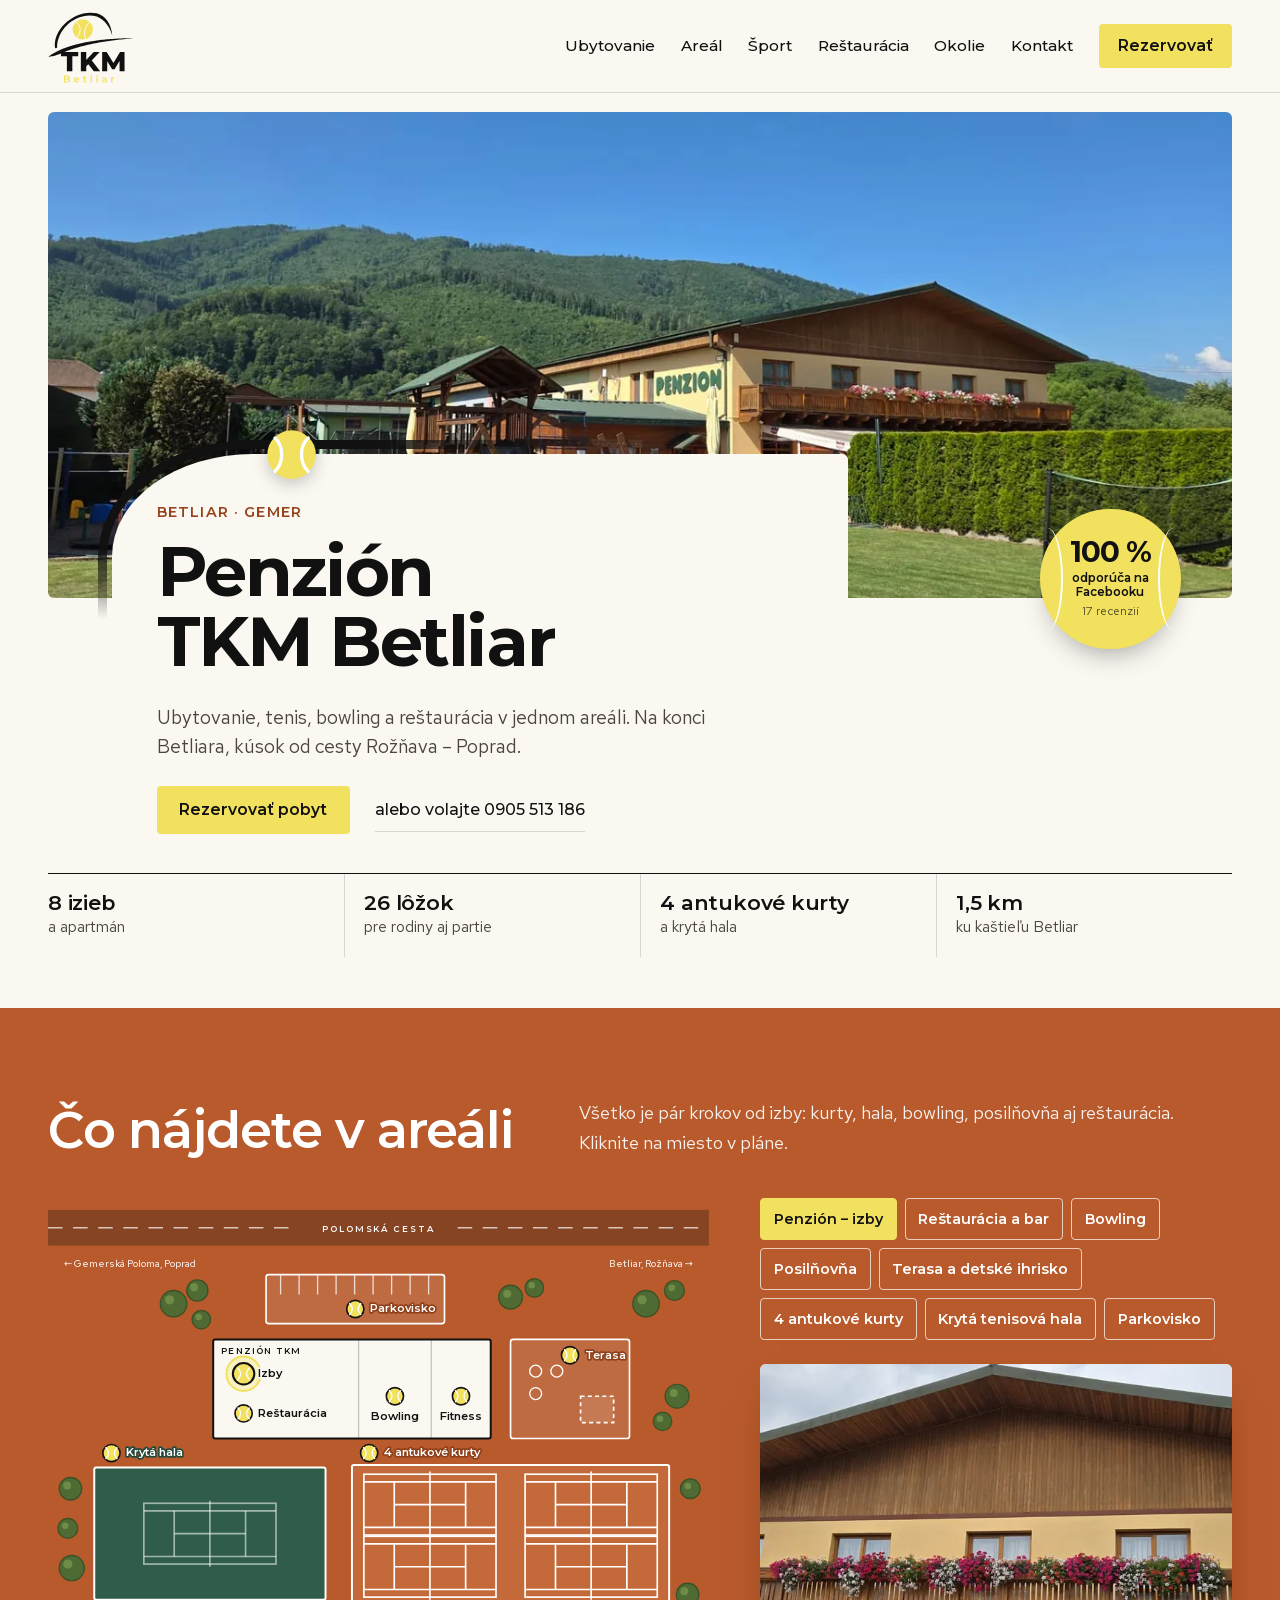
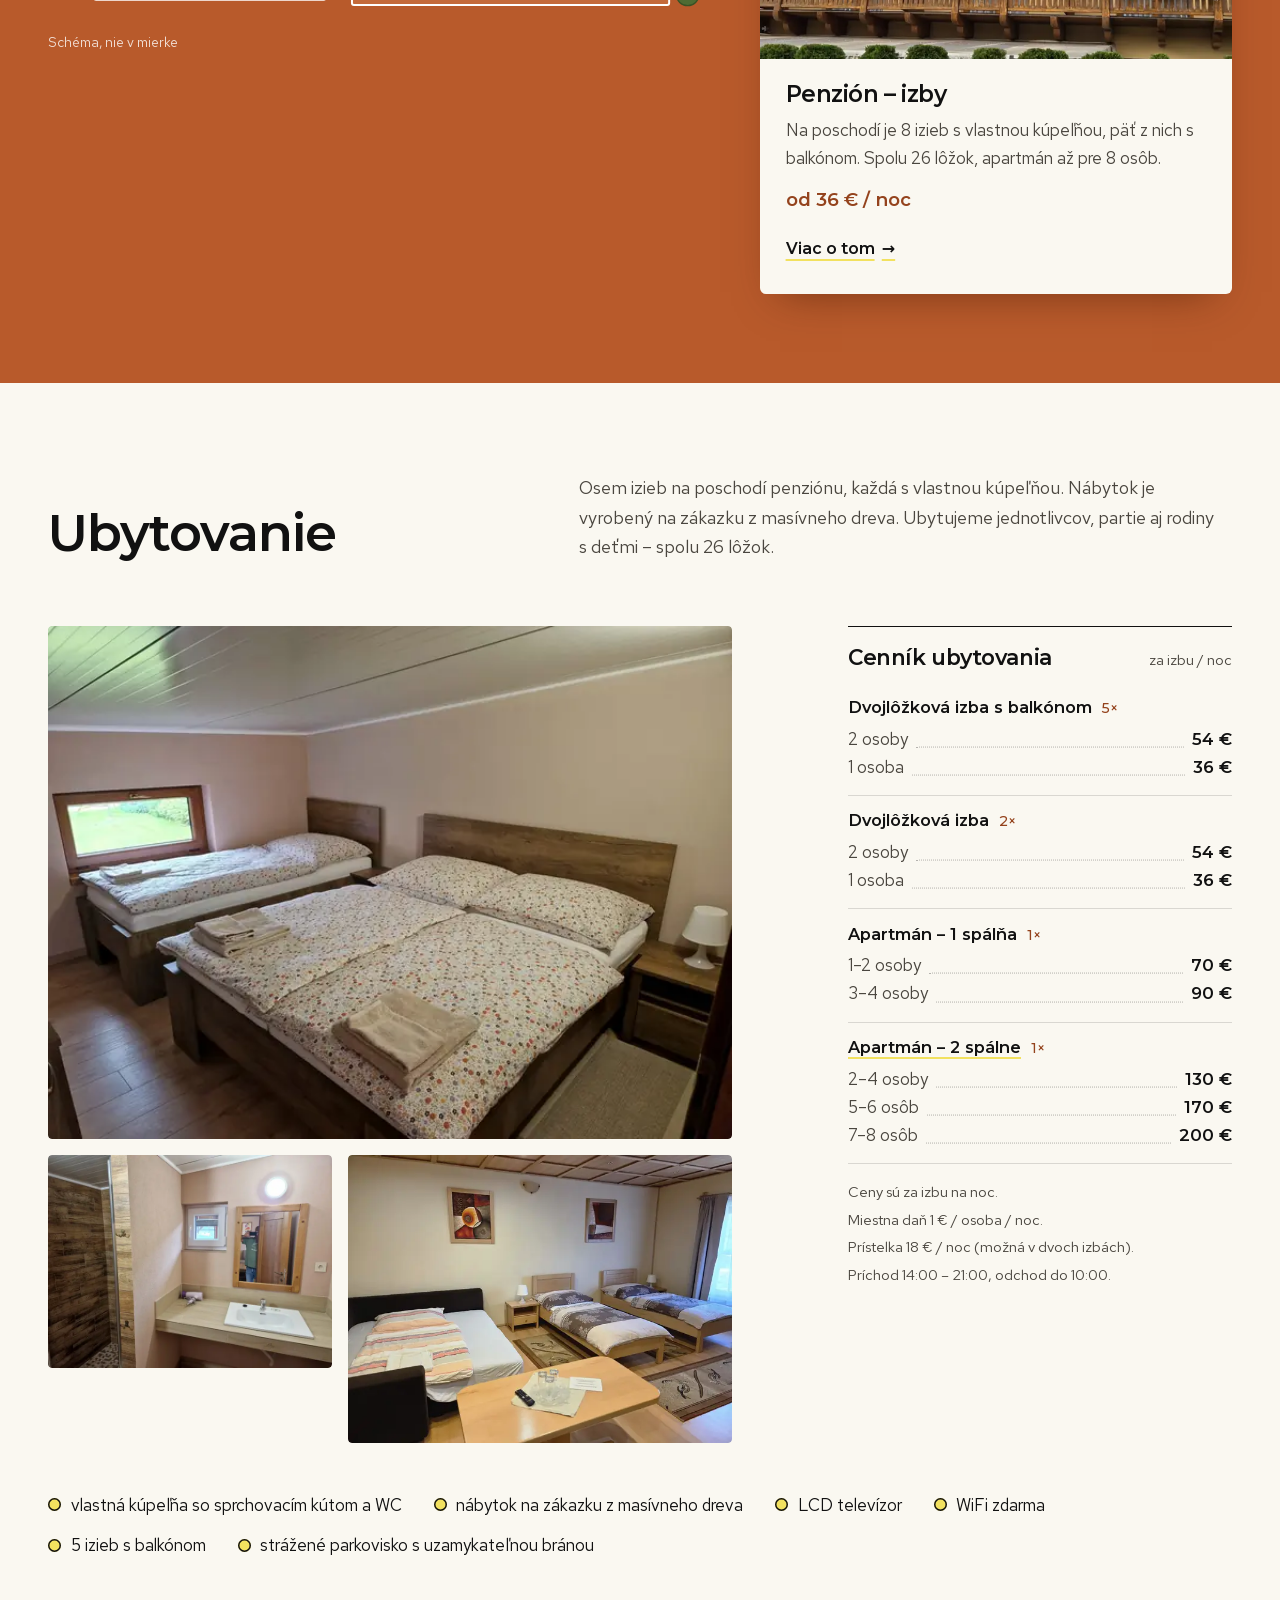
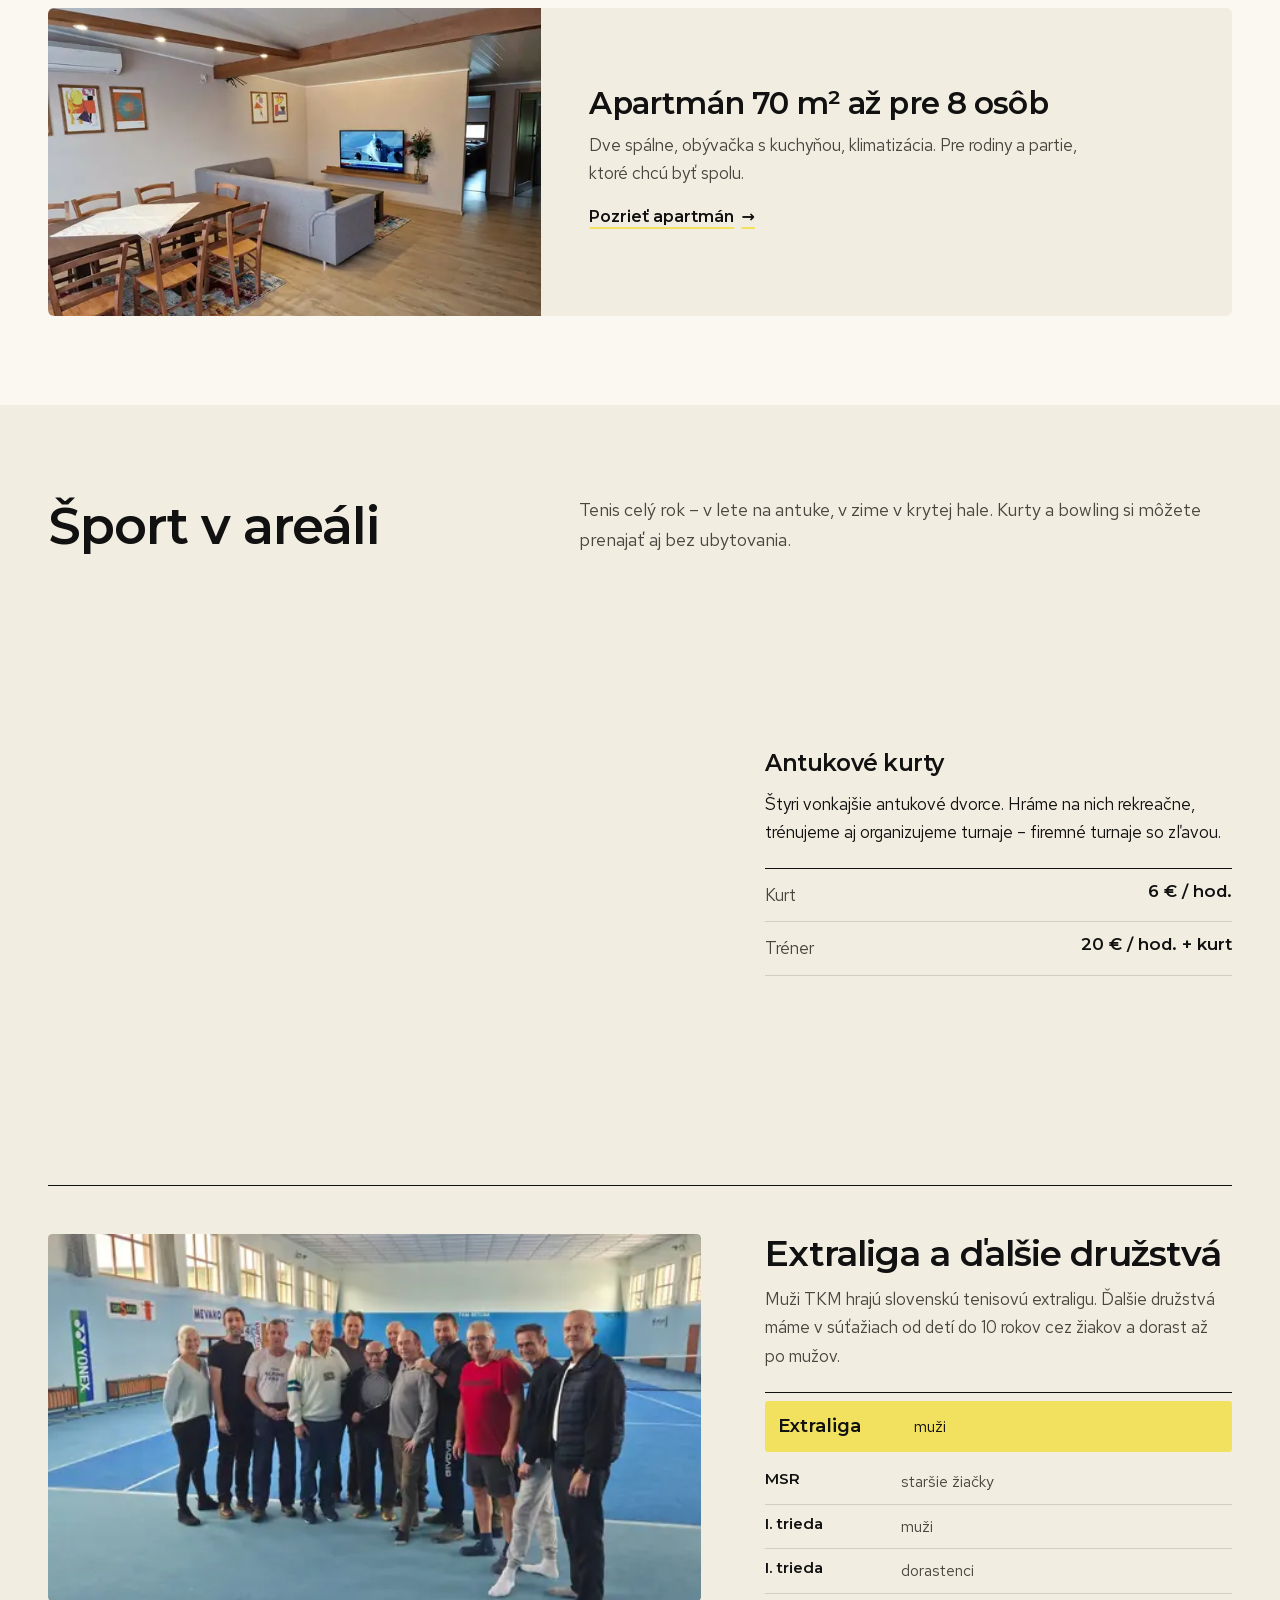
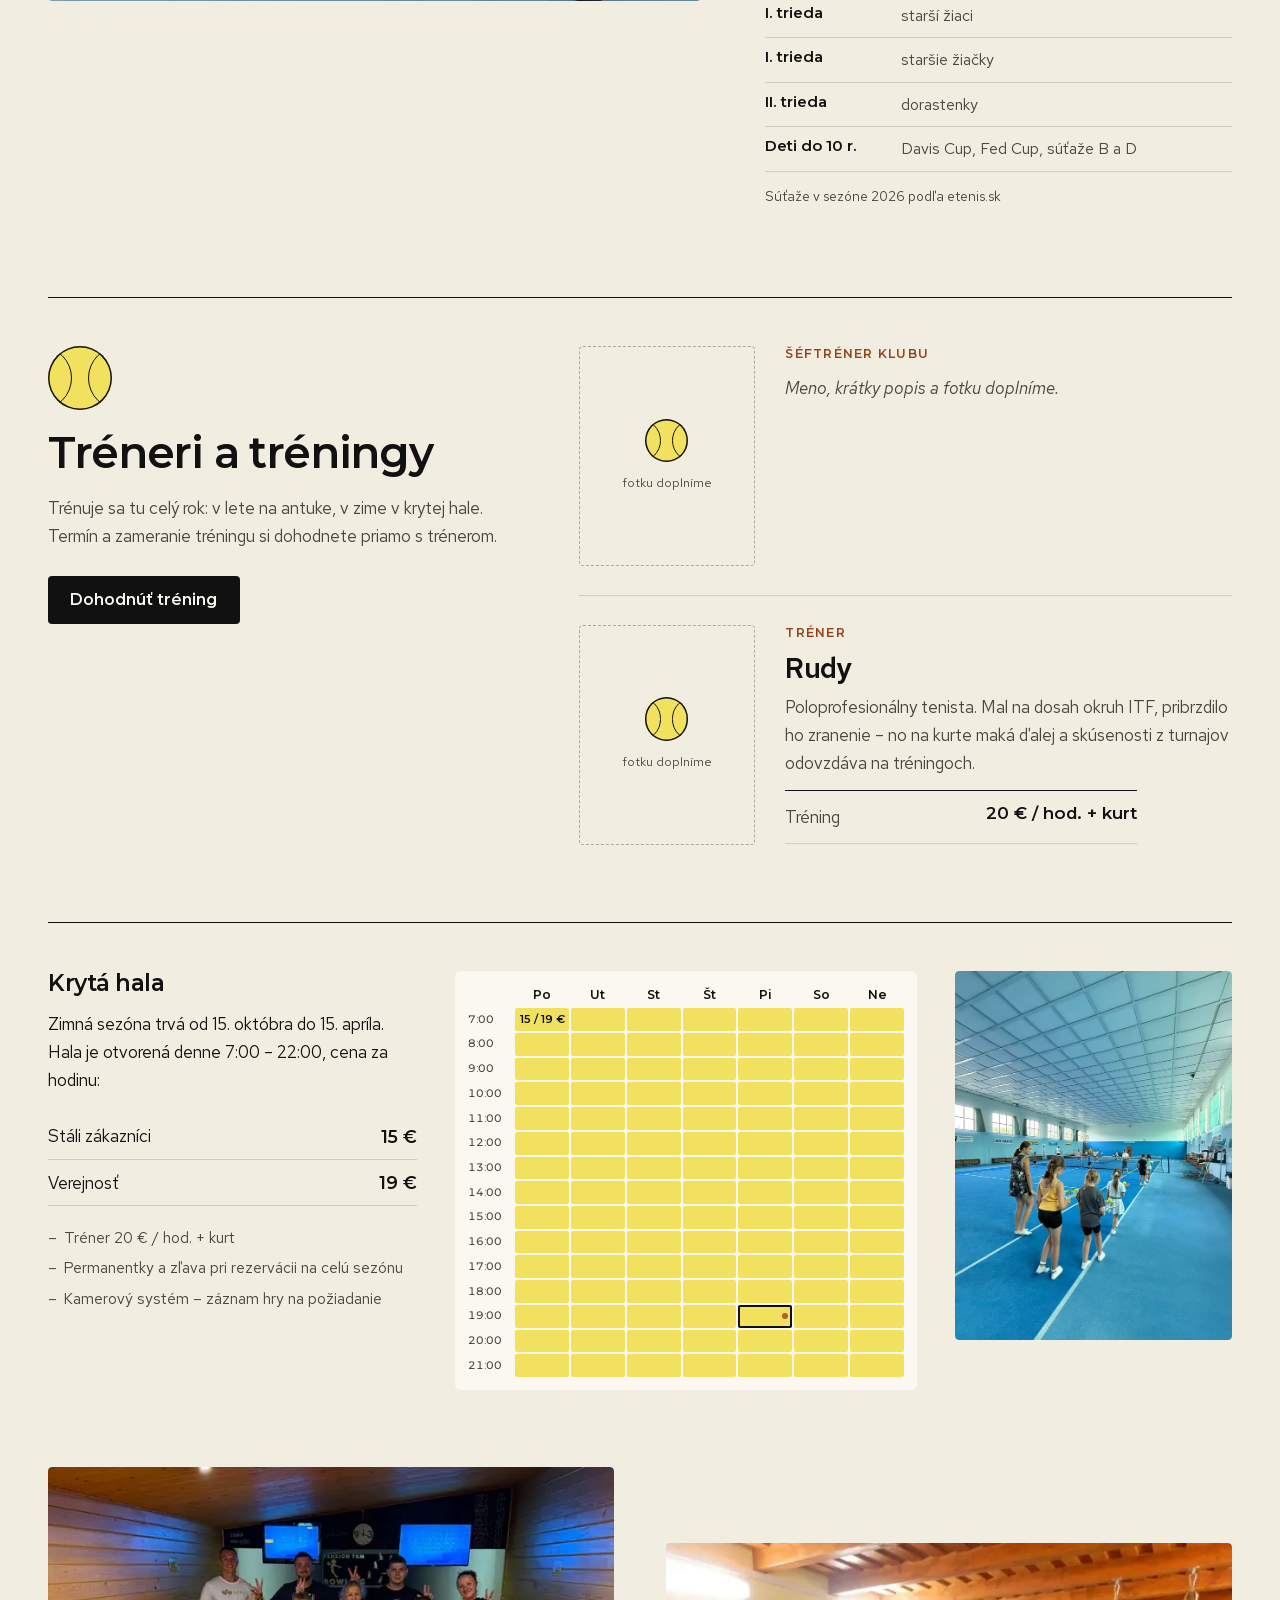
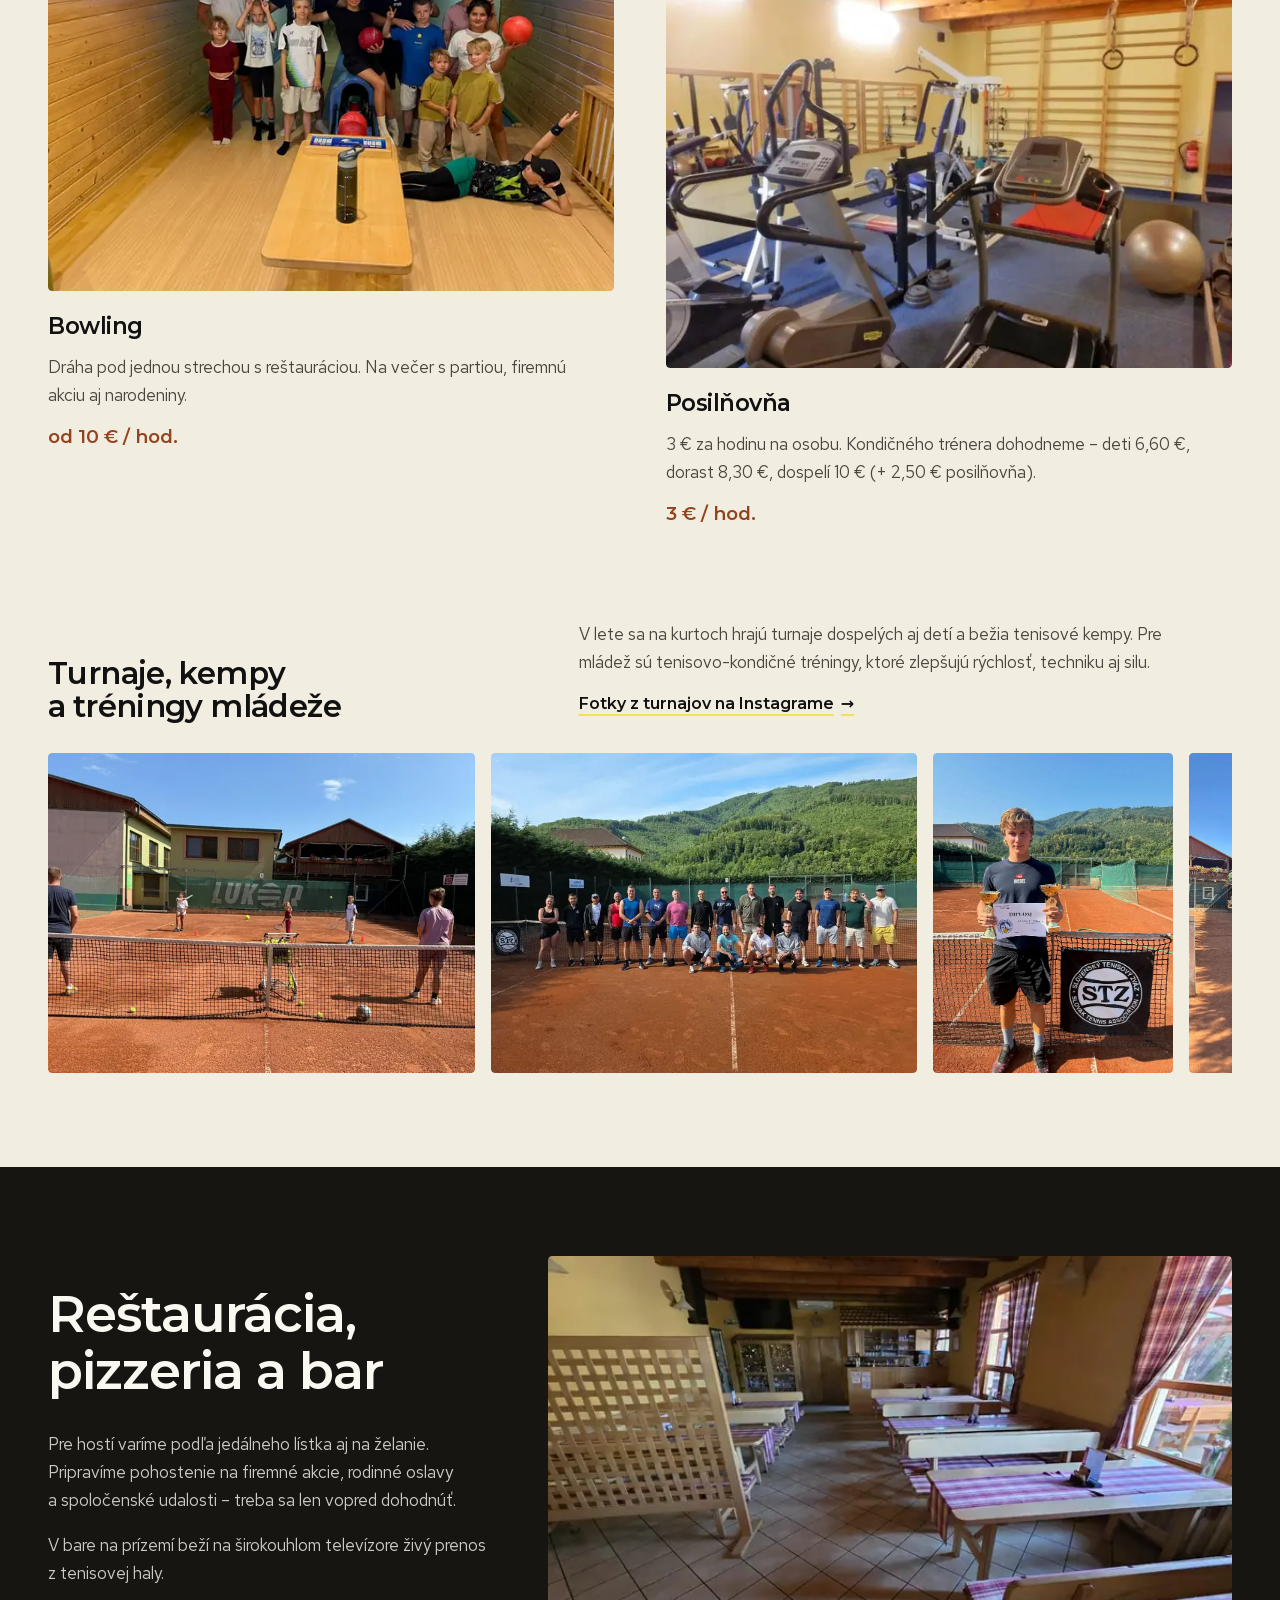
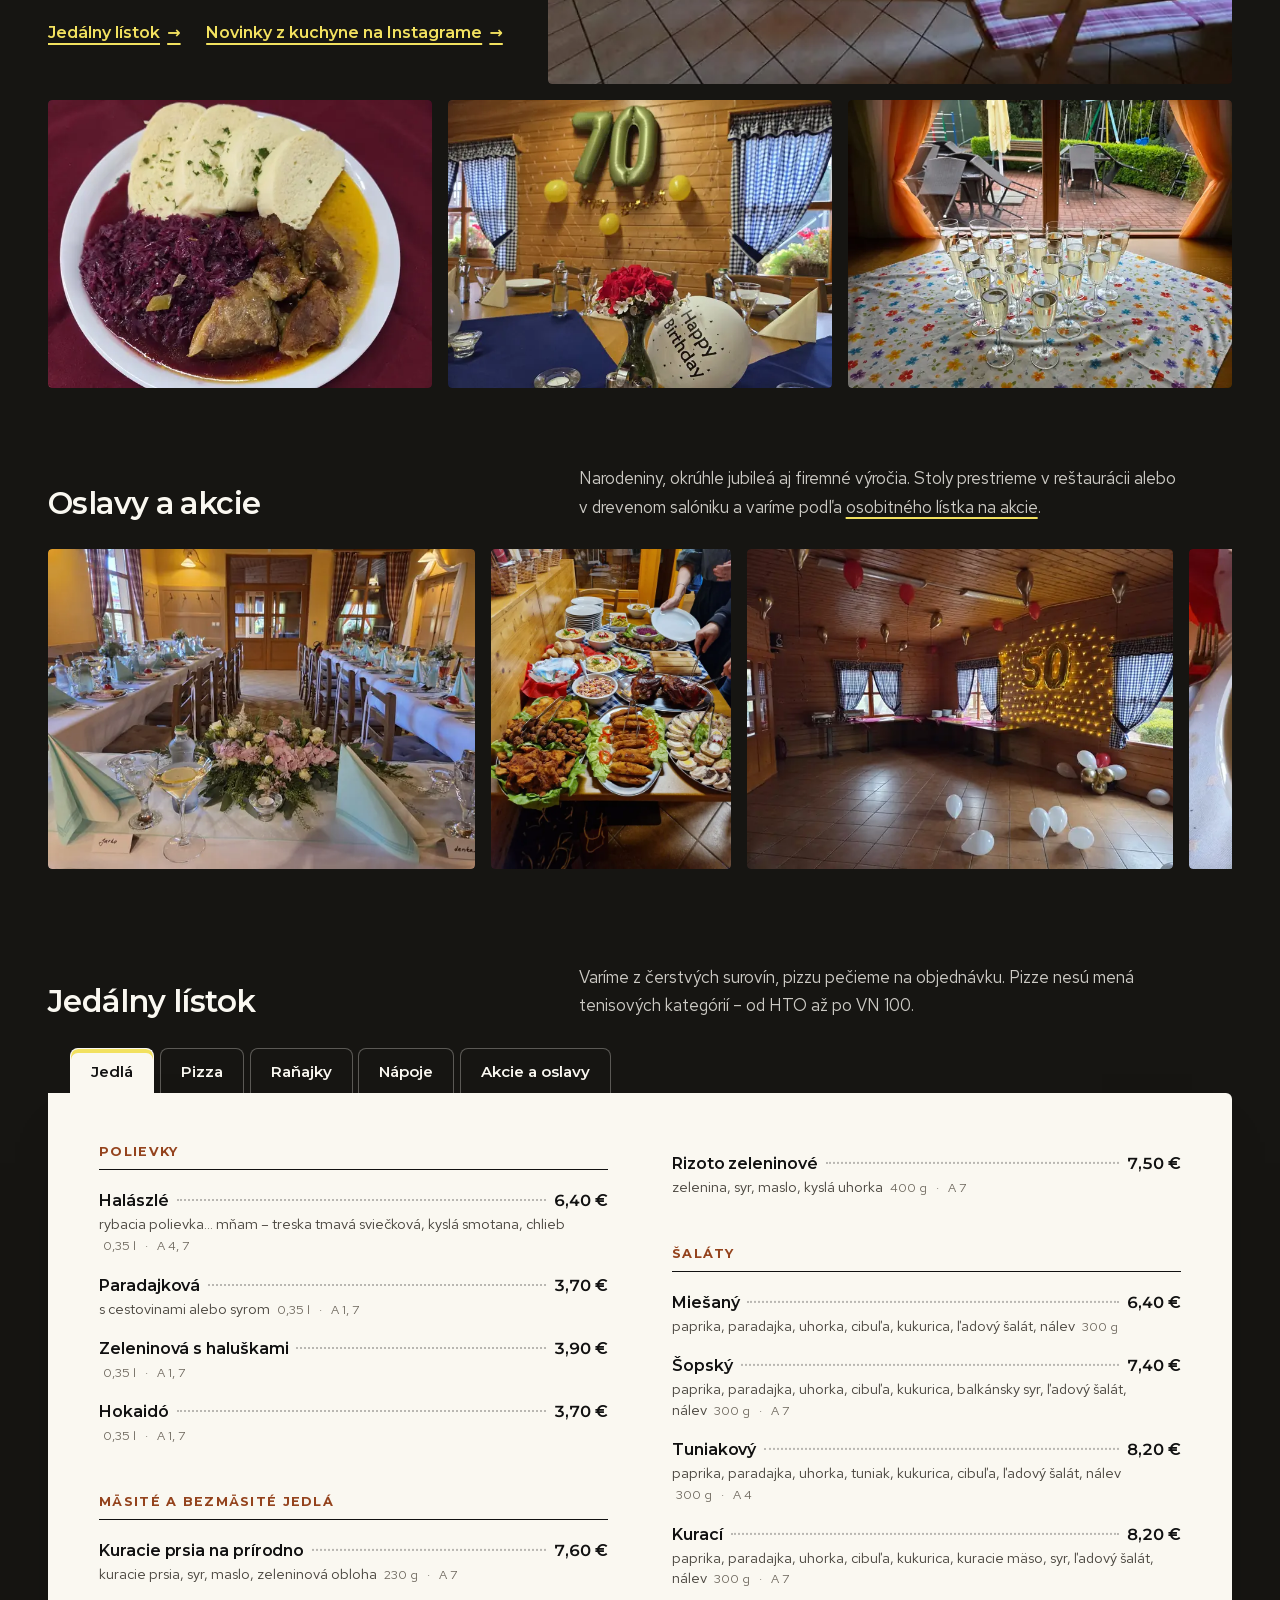
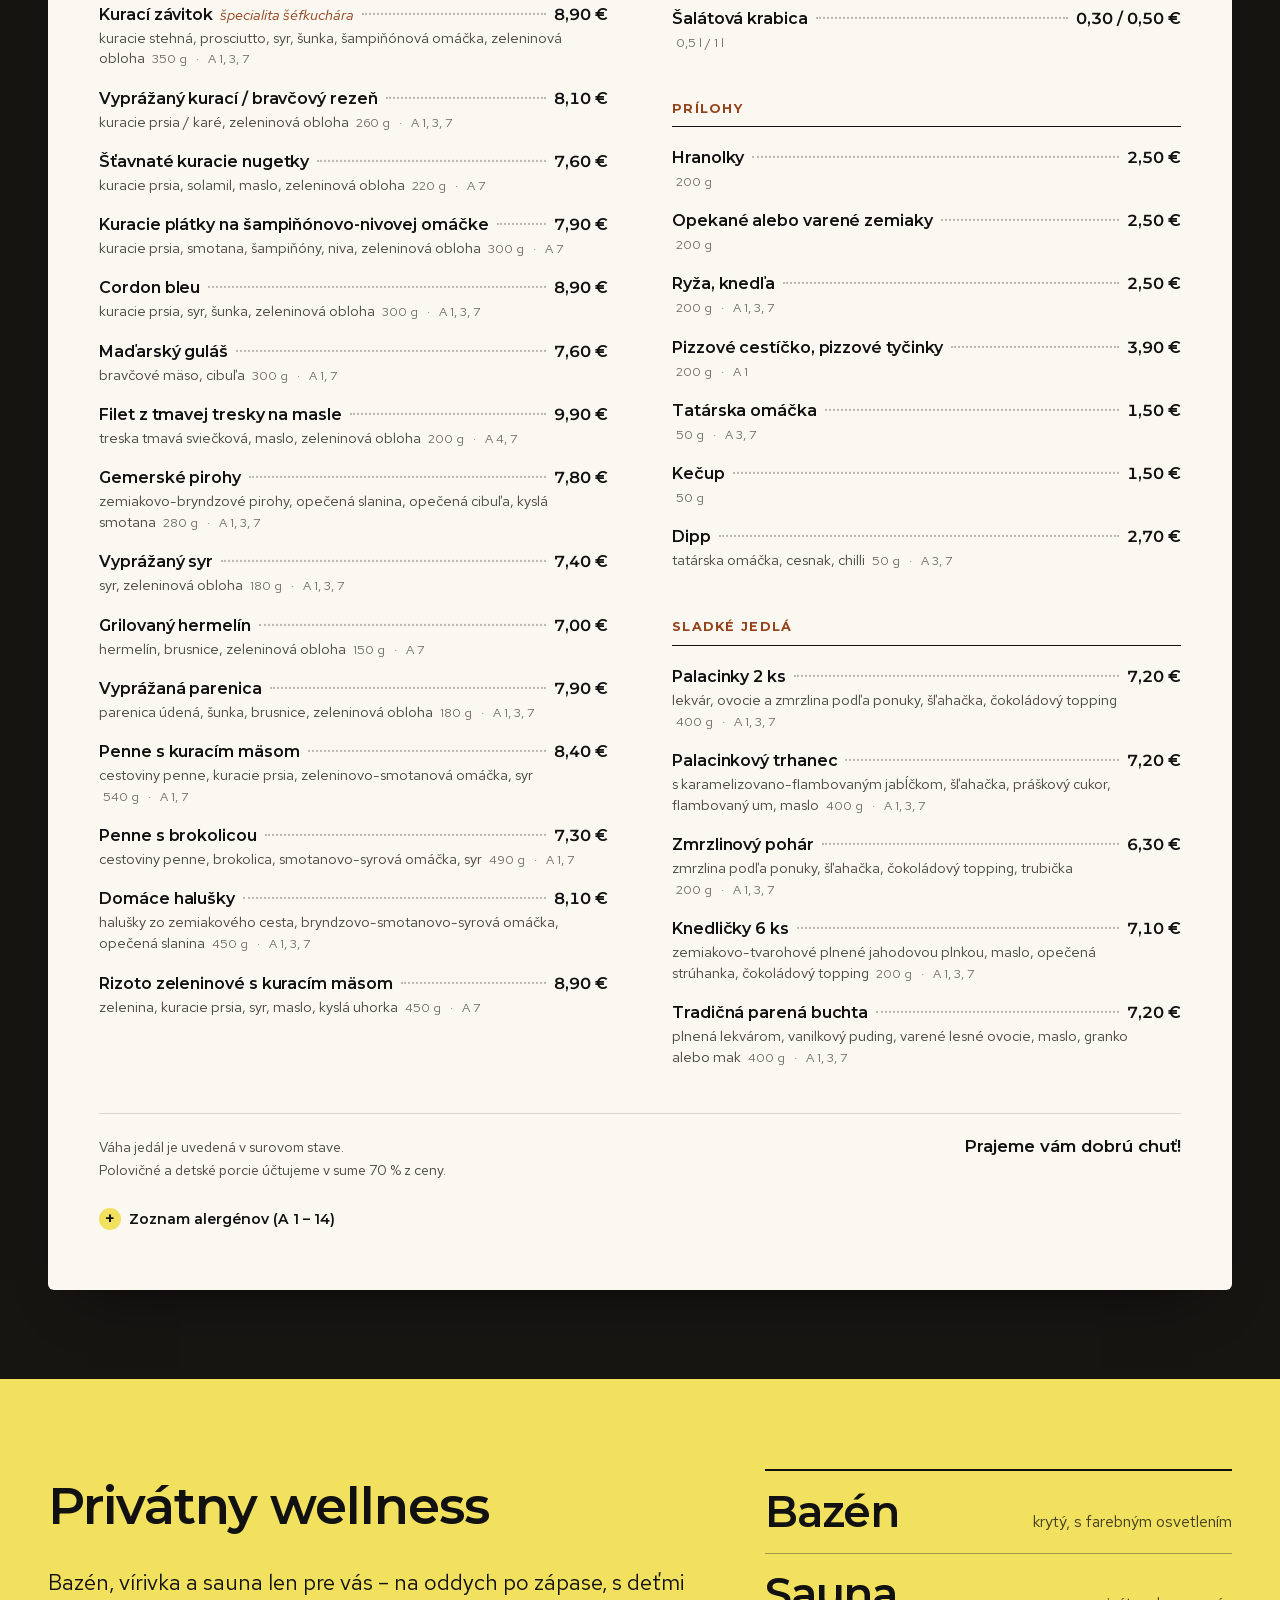
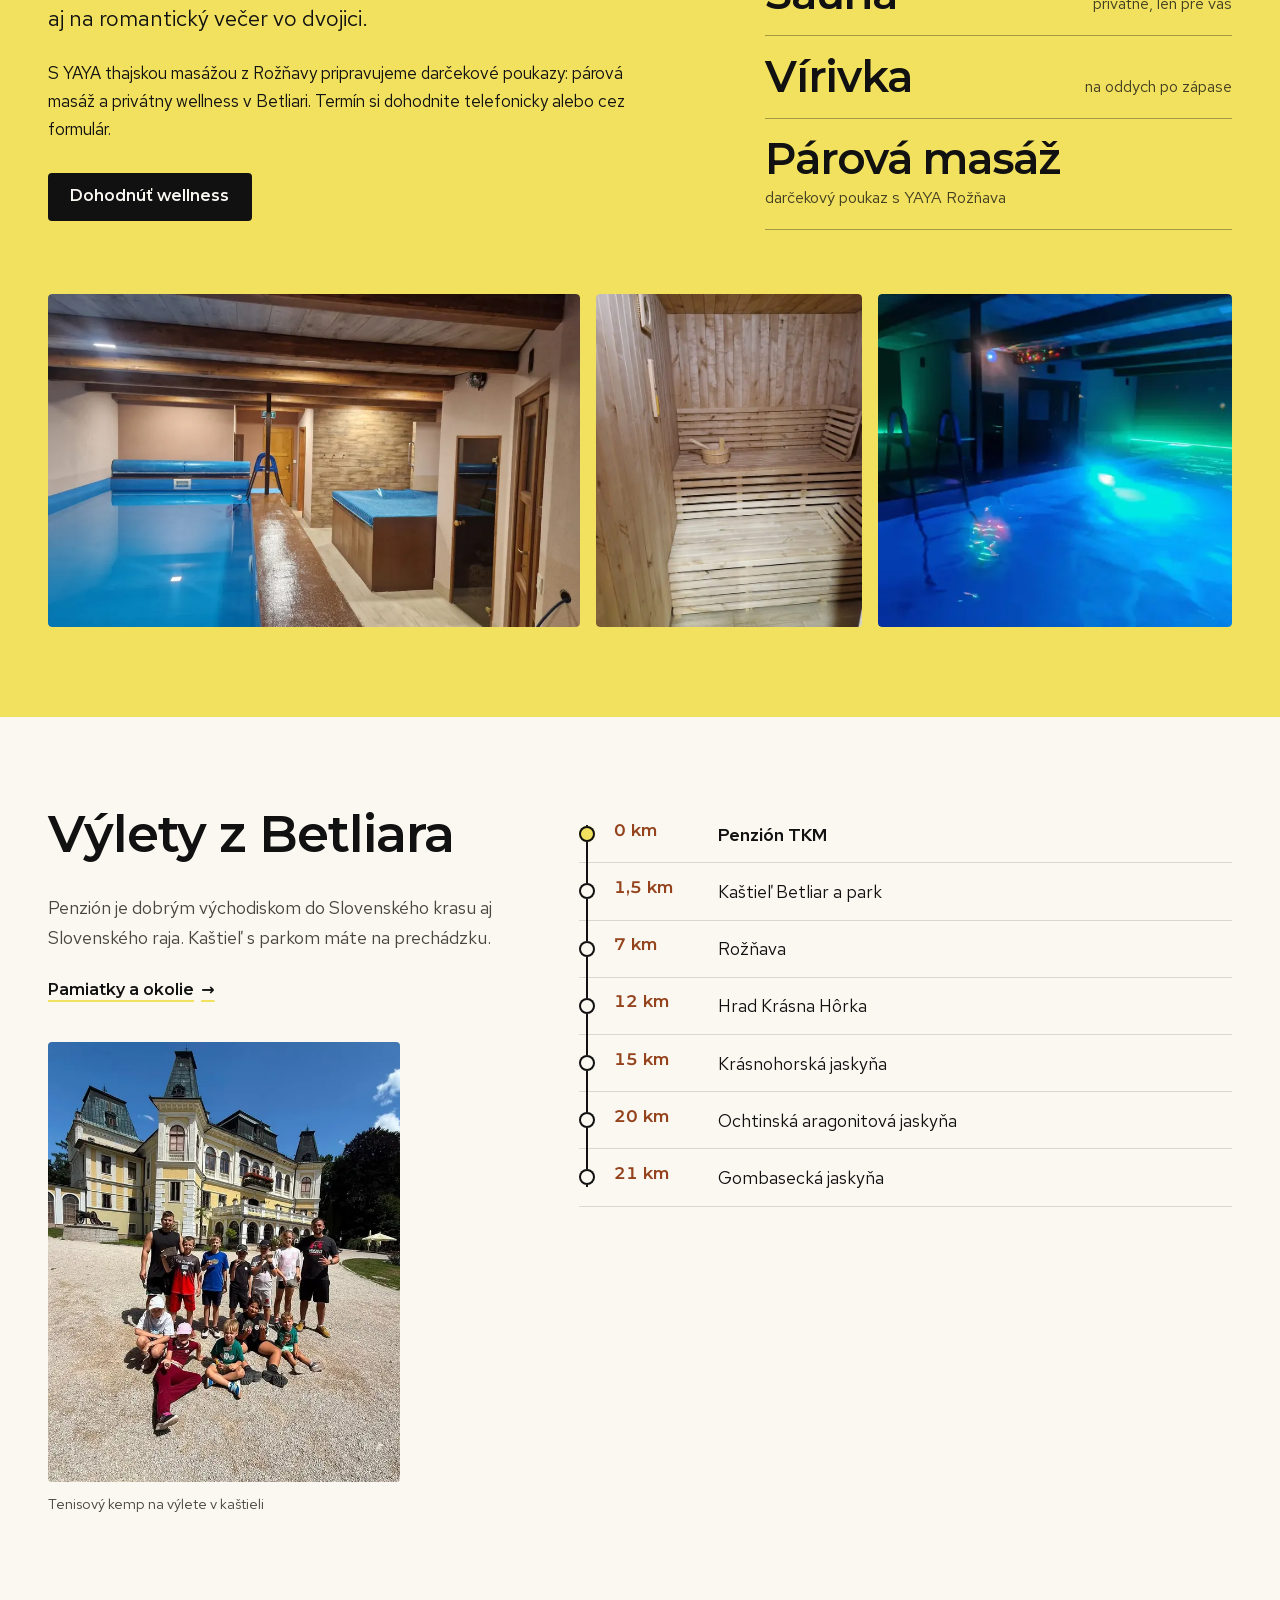
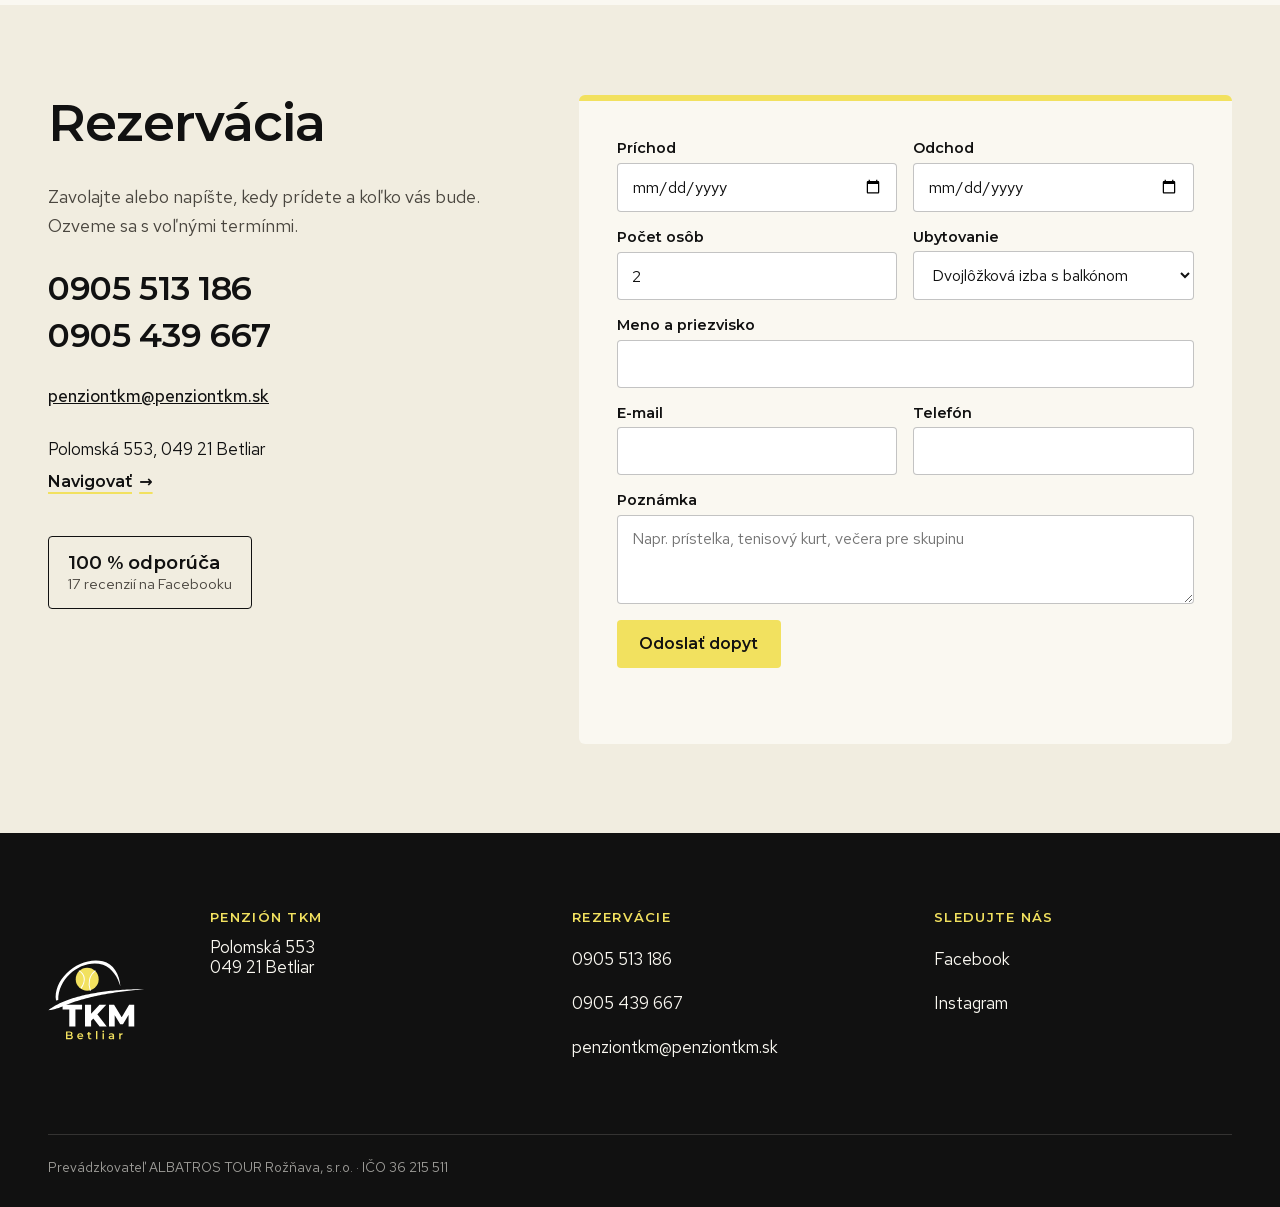
<file: index.html>
<!doctype html>
<html lang="sk">
<head>
<meta charset="utf-8">
<meta name="viewport" content="width=device-width, initial-scale=1">
<title>Penzión TKM Betliar – ubytovanie, tenis, bowling a reštaurácia</title>
<meta name="description" content="Penzión TKM v Betliari: 8 izieb a apartmán, 4 antukové kurty a krytá tenisová hala, bowling, fitness, wellness a reštaurácia pri ceste Rožňava – Poprad.">

<meta name="theme-color" content="#FAF8F1">
<link rel="canonical" href="https://penziontkm.sk/">
<meta property="og:type" content="website">
<meta property="og:locale" content="sk_SK">
<meta property="og:title" content="Penzión TKM Betliar – ubytovanie, tenis, bowling a reštaurácia">
<meta property="og:description" content="Penzión TKM v Betliari: 8 izieb a apartmán, 4 antukové kurty a krytá tenisová hala, bowling, fitness, wellness a reštaurácia pri ceste Rožňava – Poprad.">
<meta property="og:url" content="https://penziontkm.sk/">
<meta property="og:image" content="https://penziontkm.sk/og.jpg">
<meta property="og:image:width" content="1200"><meta property="og:image:height" content="630">
<meta name="twitter:card" content="summary_large_image">
<link rel="icon" href="/img/logo.svg" type="image/svg+xml">
<link rel="preload" href="/fonts/montserrat-normal-latin.woff2" as="font" type="font/woff2" crossorigin>
<link rel="stylesheet" href="/css/style.css?v=5e0f35a427">

<script type="application/ld+json">{"@context": "https://schema.org", "@type": "LodgingBusiness", "name": "Penzión TKM Betliar", "url": "https://penziontkm.sk/", "description": "Penzión TKM v Betliari: 8 izieb a apartmán, 4 antukové kurty a krytá tenisová hala, bowling, fitness, wellness a reštaurácia pri ceste Rožňava – Poprad.", "telephone": "+421 905 513 186", "email": "penziontkm@penziontkm.sk", "address": {"@type": "PostalAddress", "streetAddress": "Polomská 553", "postalCode": "049 21", "addressLocality": "Betliar", "addressCountry": "SK"}, "sameAs": ["https://www.facebook.com/PenzionTKM/", "https://www.instagram.com/penzion_tkm/"], "priceRange": "36–200 € / noc", "taxID": "36215511", "logo": "https://penziontkm.sk/img/logo.svg", "image": "https://penziontkm.sk/og.jpg"}</script>
</head>
<body>
<a class="skip" href="#obsah">Preskočiť na obsah</a>
<header class="hlavicka">
  <div class="hlavicka-in">
    <a href="/" class="logo"><img src="/img/logo.svg" alt="Penzión TKM Betliar" width="62" height="56"></a>
    <button class="burger" type="button" aria-expanded="false" aria-controls="menu"><span></span><span></span><span class="sr">Menu</span></button>
    <nav id="menu" aria-label="Hlavné">
      <a href="/#ubytovanie">Ubytovanie</a><a href="/#areal">Areál</a><a href="/#sport">Šport</a><a href="/#restauracia">Reštaurácia</a><a href="/okolie/">Okolie</a><a href="/#kontakt">Kontakt</a>
      <a class="tlacidlo tlacidlo-zlte" href="/#kontakt">Rezervovať</a>
    </nav>
  </div>
</header>
<main id="obsah">

<section class="hero">
  <figure class="hero-foto">
    <img src="/img/2026-areal-1600.webp" srcset="/img/2026-areal-640.webp 640w, /img/2026-areal-960.webp 960w, /img/2026-areal-1280.webp 1280w, /img/2026-areal-1600.webp 1600w" sizes="(min-width: 96rem) 96rem, 100vw" width="1600" height="1200" alt="Penzión TKM s detským ihriskom a trávnikom pod zalesnenými kopcami nad Betliarom" loading="eager" fetchpriority="high" decoding="async">
    <a class="hero-odznak" href="https://www.facebook.com/PenzionTKM/reviews" rel="noopener"><strong>100&nbsp;%</strong><span>odporúča na Facebooku</span><small>17 recenzií</small></a>
  </figure>
  <div class="hero-text">
    <svg class="lopticka" viewBox="0 0 40 40" aria-hidden="true"><circle cx="20" cy="20" r="19" fill="#F2E15F"/><path d="M7 7c7 6 7 20 0 26M33 7c-7 6-7 20 0 26" stroke="#fff" stroke-width="2.6" fill="none" stroke-linecap="round"/></svg>
    <p class="hero-miesto">Betliar · Gemer</p>
    <h1>Penzión TKM Betliar</h1>
    <p class="hero-veta">Ubytovanie, tenis, bowling a&nbsp;reštaurácia v&nbsp;jednom areáli. Na konci Betliara, kúsok od cesty Rožňava – Poprad.</p>
    <div class="hero-akcie">
      <a class="tlacidlo tlacidlo-zlte" href="#kontakt">Rezervovať pobyt</a>
      <a class="tlacidlo-text" href="tel:+421905513186">alebo volajte 0905 513 186</a>
    </div>
  </div>
</section>

<ul class="fakty" role="list">
  <li><strong>8 izieb</strong> a&nbsp;apartmán</li>
  <li><strong>26 lôžok</strong> pre rodiny aj partie</li>
  <li><strong>4 antukové kurty</strong> a&nbsp;krytá hala</li>
  <li><strong>1,5 km</strong> ku kaštieľu Betliar</li>
</ul>

<section class="sekcia areal" id="areal">
  <div class="areal-in">
    <header class="areal-hlava">
      <h2>Čo nájdete v&nbsp;areáli</h2>
      <p>Všetko je pár krokov od izby: kurty, hala, bowling, posilňovňa aj reštaurácia. Kliknite na miesto v&nbsp;pláne.</p>
    </header>
    <div class="plan" role="img" aria-label="Schéma areálu: parkovisko pri ceste, penzión s reštauráciou, bowlingom a posilňovňou, terasa s ihriskom, krytá hala a štyri antukové kurty">
      <svg viewBox="0 0 1000 640" class="plan-svg" aria-hidden="true">
        <defs>
          <g id="kurt">
            <rect x="0" y="0" width="200" height="92" fill="none"/>
            <line x1="0" y1="11.5" x2="200" y2="11.5"/><line x1="0" y1="80.5" x2="200" y2="80.5"/>
            <line x1="46" y1="11.5" x2="46" y2="80.5"/><line x1="154" y1="11.5" x2="154" y2="80.5"/>
            <line x1="46" y1="46" x2="154" y2="46"/>
            <line x1="100" y1="-4" x2="100" y2="96" class="siet"/>
          </g>
        </defs>
        <!-- cesta -->
        <rect x="0" y="18" width="1000" height="54" class="cesta"/>
        <line x1="0" y1="45" x2="380" y2="45" class="cesta-stred"/><line x1="620" y1="45" x2="1000" y2="45" class="cesta-stred"/>
        <text x="24" y="104" class="plan-mala">← Gemerská Poloma, Poprad</text>
        <text x="976" y="104" class="plan-mala" text-anchor="end">Betliar, Rožňava →</text>
        <text x="500" y="51" class="plan-cesta" text-anchor="middle">POLOMSKÁ CESTA</text>
        <!-- zeleň -->
        <g class="stromy"><circle cx="190" cy="160" r="20"/><circle cx="184" cy="154" r="7" class="svetlo"/><circle cx="226" cy="140" r="16"/><circle cx="221" cy="135" r="6" class="svetlo"/><circle cx="232" cy="184" r="14"/><circle cx="228" cy="180" r="5" class="svetlo"/><circle cx="700" cy="150" r="18"/><circle cx="695" cy="145" r="6" class="svetlo"/><circle cx="736" cy="136" r="14"/><circle cx="732" cy="132" r="5" class="svetlo"/><circle cx="905" cy="160" r="20"/><circle cx="899" cy="154" r="7" class="svetlo"/><circle cx="948" cy="140" r="15"/><circle cx="944" cy="136" r="5" class="svetlo"/><circle cx="952" cy="300" r="18"/><circle cx="947" cy="295" r="6" class="svetlo"/><circle cx="930" cy="338" r="14"/><circle cx="926" cy="334" r="5" class="svetlo"/><circle cx="34" cy="440" r="17"/><circle cx="29" cy="435" r="6" class="svetlo"/><circle cx="30" cy="500" r="15"/><circle cx="26" cy="496" r="5" class="svetlo"/><circle cx="36" cy="560" r="19"/><circle cx="30" cy="554" r="7" class="svetlo"/><circle cx="972" cy="440" r="15"/><circle cx="968" cy="436" r="5" class="svetlo"/><circle cx="968" cy="600" r="17"/><circle cx="963" cy="595" r="6" class="svetlo"/></g>
        <!-- parkovisko -->
        <g class="plocha" data-bod="parkovisko">
          <rect x="330" y="116" width="270" height="74" rx="4"/>
          <line x1="352" y1="116" x2="352" y2="146" class="stojisko"/><line x1="380" y1="116" x2="380" y2="146" class="stojisko"/><line x1="408" y1="116" x2="408" y2="146" class="stojisko"/><line x1="436" y1="116" x2="436" y2="146" class="stojisko"/><line x1="464" y1="116" x2="464" y2="146" class="stojisko"/><line x1="492" y1="116" x2="492" y2="146" class="stojisko"/><line x1="520" y1="116" x2="520" y2="146" class="stojisko"/><line x1="548" y1="116" x2="548" y2="146" class="stojisko"/><line x1="576" y1="116" x2="576" y2="146" class="stojisko"/>
        </g>
        <!-- penzión -->
        <g class="budova">
          <rect x="250" y="214" width="420" height="150" rx="3"/>
          <line x1="470" y1="214" x2="470" y2="364"/><line x1="580" y1="214" x2="580" y2="364"/>
          <text x="262" y="236" class="plan-budova">PENZIÓN TKM</text>
        </g>
        <!-- terasa a ihrisko -->
        <g class="plocha" data-bod="terasa">
          <rect x="700" y="214" width="180" height="150" rx="4"/>
          <circle cx="738" cy="262" r="9" class="stol"/><circle cx="770" cy="262" r="9" class="stol"/><circle cx="738" cy="296" r="9" class="stol"/>
          <rect x="806" y="300" width="50" height="40" class="ihrisko"/>
        </g>
        <!-- hala -->
        <g class="hala-plan" data-bod="hala">
          <rect x="70" y="408" width="350" height="200" rx="3"/>
          <use href="#kurt" x="145" y="462" class="kurt-ciary"/>
        </g>
        <!-- 4 antukové kurty -->
        <g class="kurty-plan" data-bod="kurty">
          <rect x="460" y="404" width="480" height="212" rx="3" class="kurty-plocha"/>
          <use href="#kurt" x="478" y="418" class="kurt-ciary"/><use href="#kurt" x="722" y="418" class="kurt-ciary"/>
          <use href="#kurt" x="478" y="512" class="kurt-ciary"/><use href="#kurt" x="722" y="512" class="kurt-ciary"/>
        </g>
        <!-- body -->
        
        
        <g class="bod je-aktivny" data-bod="izby" transform="translate(296 266)">
          <circle r="26" class="bod-zona"/>
          <circle r="13" class="bod-lopta"/>
          <path d="M-9 -9 C-3 -3 -3 3 -9 9 M9 -9 C3 -3 3 3 9 9" class="bod-sev"/>
          <text x="22" y="5" class="bod-text">Izby</text>
        </g>
        <g class="bod" data-bod="restauracia" transform="translate(296 326)">
          <circle r="26" class="bod-zona"/>
          <circle r="13" class="bod-lopta"/>
          <path d="M-9 -9 C-3 -3 -3 3 -9 9 M9 -9 C3 -3 3 3 9 9" class="bod-sev"/>
          <text x="22" y="5" class="bod-text">Reštaurácia</text>
        </g>
        <g class="bod" data-bod="bowling" transform="translate(525 300)">
          <circle r="26" class="bod-zona"/>
          <circle r="13" class="bod-lopta"/>
          <path d="M-9 -9 C-3 -3 -3 3 -9 9 M9 -9 C3 -3 3 3 9 9" class="bod-sev"/>
          <text x="0" y="36" text-anchor="middle" class="bod-text">Bowling</text>
        </g>
        <g class="bod" data-bod="fitness" transform="translate(625 300)">
          <circle r="26" class="bod-zona"/>
          <circle r="13" class="bod-lopta"/>
          <path d="M-9 -9 C-3 -3 -3 3 -9 9 M9 -9 C3 -3 3 3 9 9" class="bod-sev"/>
          <text x="0" y="36" text-anchor="middle" class="bod-text">Fitness</text>
        </g>
        <g class="bod" data-bod="terasa" transform="translate(790 238)">
          <circle r="26" class="bod-zona"/>
          <circle r="13" class="bod-lopta"/>
          <path d="M-9 -9 C-3 -3 -3 3 -9 9 M9 -9 C3 -3 3 3 9 9" class="bod-sev"/>
          <text x="22" y="5" class="bod-text">Terasa</text>
        </g>
        <g class="bod" data-bod="kurty" transform="translate(486 386)">
          <circle r="26" class="bod-zona"/>
          <circle r="13" class="bod-lopta"/>
          <path d="M-9 -9 C-3 -3 -3 3 -9 9 M9 -9 C3 -3 3 3 9 9" class="bod-sev"/>
          <text x="22" y="5" class="bod-text">4 antukové kurty</text>
        </g>
        <g class="bod" data-bod="hala" transform="translate(96 386)">
          <circle r="26" class="bod-zona"/>
          <circle r="13" class="bod-lopta"/>
          <path d="M-9 -9 C-3 -3 -3 3 -9 9 M9 -9 C3 -3 3 3 9 9" class="bod-sev"/>
          <text x="22" y="5" class="bod-text">Krytá hala</text>
        </g>
        <g class="bod" data-bod="parkovisko" transform="translate(465 168)">
          <circle r="26" class="bod-zona"/>
          <circle r="13" class="bod-lopta"/>
          <path d="M-9 -9 C-3 -3 -3 3 -9 9 M9 -9 C3 -3 3 3 9 9" class="bod-sev"/>
          <text x="22" y="5" class="bod-text">Parkovisko</text>
        </g>
      </svg>
      <p class="plan-pozn">Schéma, nie v&nbsp;mierke</p>
    </div>
    <div class="plan-volby" role="tablist" aria-label="Miesta v areáli">
      <button type="button" role="tab" id="volba-izby" aria-controls="bod-izby" aria-selected="true" data-bod="izby">Penzión – izby</button><button type="button" role="tab" id="volba-restauracia" aria-controls="bod-restauracia" aria-selected="false" data-bod="restauracia">Reštaurácia a bar</button><button type="button" role="tab" id="volba-bowling" aria-controls="bod-bowling" aria-selected="false" data-bod="bowling">Bowling</button><button type="button" role="tab" id="volba-fitness" aria-controls="bod-fitness" aria-selected="false" data-bod="fitness">Posilňovňa</button><button type="button" role="tab" id="volba-terasa" aria-controls="bod-terasa" aria-selected="false" data-bod="terasa">Terasa a detské ihrisko</button><button type="button" role="tab" id="volba-kurty" aria-controls="bod-kurty" aria-selected="false" data-bod="kurty">4 antukové kurty</button><button type="button" role="tab" id="volba-hala" aria-controls="bod-hala" aria-selected="false" data-bod="hala">Krytá tenisová hala</button><button type="button" role="tab" id="volba-parkovisko" aria-controls="bod-parkovisko" aria-selected="false" data-bod="parkovisko">Parkovisko</button>
    </div>
    <div class="plan-panely">
      
      <article class="bod-panel" id="bod-izby" role="tabpanel" aria-labelledby="volba-izby">
        <div class="bod-foto"><img src="/img/2026-penzion-kvety-1920.webp" srcset="/img/2026-penzion-kvety-640.webp 640w, /img/2026-penzion-kvety-960.webp 960w, /img/2026-penzion-kvety-1280.webp 1280w, /img/2026-penzion-kvety-1920.webp 1920w" sizes="(min-width: 64rem) 30rem, 92vw" width="1920" height="1440" alt="Budova penziónu TKM s muškátmi na drevenom balkóne" loading="lazy" decoding="async"></div>
        <div class="bod-telo">
          <h3>Penzión – izby</h3>
          <p>Na poschodí je 8 izieb s vlastnou kúpeľňou, päť z nich s balkónom. Spolu 26 lôžok, apartmán až pre 8 osôb.</p>
          <p class="bod-cena">od 36 € / noc</p>
          <a class="odkaz" href="#ubytovanie">Viac o&nbsp;tom</a>
        </div>
      </article>
      <article class="bod-panel" id="bod-restauracia" role="tabpanel" aria-labelledby="volba-restauracia" hidden>
        <div class="bod-foto"><img src="/img/2026-restauracia-1600.webp" srcset="/img/2026-restauracia-640.webp 640w, /img/2026-restauracia-960.webp 960w, /img/2026-restauracia-1280.webp 1280w, /img/2026-restauracia-1600.webp 1600w" sizes="(min-width: 64rem) 30rem, 92vw" width="1600" height="1200" alt="Sála reštaurácie penziónu TKM prestretá na oslavu" loading="lazy" decoding="async"></div>
        <div class="bod-telo">
          <h3>Reštaurácia a bar</h3>
          <p>Pizzeria a reštaurácia na prízemí. V bare beží na širokouhlom televízore živý prenos z tenisovej haly.</p>
          
          <a class="odkaz" href="#restauracia">Viac o&nbsp;tom</a>
        </div>
      </article>
      <article class="bod-panel" id="bod-bowling" role="tabpanel" aria-labelledby="volba-bowling" hidden>
        <div class="bod-foto"><img src="/img/2026-bowling-1920.webp" srcset="/img/2026-bowling-640.webp 640w, /img/2026-bowling-960.webp 960w, /img/2026-bowling-1280.webp 1280w, /img/2026-bowling-1920.webp 1920w" sizes="(min-width: 64rem) 30rem, 92vw" width="1920" height="1440" alt="Bowlingová dráha v penzióne TKM s deťmi a trénermi" loading="lazy" decoding="async"></div>
        <div class="bod-telo">
          <h3>Bowling</h3>
          <p>Bowlingová dráha pod jednou strechou s reštauráciou – na večer s partiou aj na oslavu.</p>
          <p class="bod-cena">od 10 € / hod.</p>
          <a class="odkaz" href="#sport">Viac o&nbsp;tom</a>
        </div>
      </article>
      <article class="bod-panel" id="bod-fitness" role="tabpanel" aria-labelledby="volba-fitness" hidden>
        <div class="bod-foto"><img src="/img/fitness-800.webp" srcset="/img/fitness-640.webp 640w, /img/fitness-800.webp 800w" sizes="(min-width: 64rem) 30rem, 92vw" width="800" height="600" alt="Posilňovňa s bežeckým pásom a strojmi" loading="lazy" decoding="async"></div>
        <div class="bod-telo">
          <h3>Posilňovňa</h3>
          <p>Stroje, bežecký pás a rebriny. Kondičného trénera vám dohodneme.</p>
          <p class="bod-cena">3 € / hod. / osoba</p>
          <a class="odkaz" href="#sport">Viac o&nbsp;tom</a>
        </div>
      </article>
      <article class="bod-panel" id="bod-terasa" role="tabpanel" aria-labelledby="volba-terasa" hidden>
        <div class="bod-foto"><img src="/img/2026-ihrisko-1600.webp" srcset="/img/2026-ihrisko-640.webp 640w, /img/2026-ihrisko-960.webp 960w, /img/2026-ihrisko-1280.webp 1280w, /img/2026-ihrisko-1600.webp 1600w" sizes="(min-width: 64rem) 30rem, 92vw" width="1600" height="1200" alt="Drevené detské ihrisko a terasa pred penziónom TKM" loading="lazy" decoding="async"></div>
        <div class="bod-telo">
          <h3>Terasa a detské ihrisko</h3>
          <p>Letná terasa so záhradou, drevené ihrisko s trampolínou a stolný tenis. Deti sa hrajú na dohľad od stola.</p>
          <p class="bod-cena">pre hostí</p>
          <a class="odkaz" href="#ubytovanie">Viac o&nbsp;tom</a>
        </div>
      </article>
      <article class="bod-panel" id="bod-kurty" role="tabpanel" aria-labelledby="volba-kurty" hidden>
        <div class="bod-foto"><img src="/img/2026-kurty-1920.webp" srcset="/img/2026-kurty-640.webp 640w, /img/2026-kurty-960.webp 960w, /img/2026-kurty-1280.webp 1280w, /img/2026-kurty-1920.webp 1920w" sizes="(min-width: 64rem) 30rem, 92vw" width="1920" height="1440" alt="Antukové tenisové kurty s horami v pozadí" loading="lazy" decoding="async"></div>
        <div class="bod-telo">
          <h3>4 antukové kurty</h3>
          <p>Štyri vonkajšie antukové dvorce s výhľadom na kopce nad Betliarom. Tréner, firemné a letné turnaje.</p>
          <p class="bod-cena">6 € / hod.</p>
          <a class="odkaz" href="#sport">Viac o&nbsp;tom</a>
        </div>
      </article>
      <article class="bod-panel" id="bod-hala" role="tabpanel" aria-labelledby="volba-hala" hidden>
        <div class="bod-foto"><img src="/img/2026-hala-1600.webp" srcset="/img/2026-hala-640.webp 640w, /img/2026-hala-960.webp 960w, /img/2026-hala-1280.webp 1280w, /img/2026-hala-1600.webp 1600w" sizes="(min-width: 64rem) 30rem, 92vw" width="1600" height="1200" alt="Deti na rozcvičke v krytej tenisovej hale TKM" loading="lazy" decoding="async"></div>
        <div class="bod-telo">
          <h3>Krytá tenisová hala</h3>
          <p>Jeden krytý kurt na zimnú sezónu od 15. 10. do 15. 4. Kamerový systém, záznam hry na požiadanie.</p>
          <p class="bod-cena">15 / 19 € / hod.</p>
          <a class="odkaz" href="#hala">Viac o&nbsp;tom</a>
        </div>
      </article>
      <article class="bod-panel" id="bod-parkovisko" role="tabpanel" aria-labelledby="volba-parkovisko" hidden>
        <div class="bod-foto"><img src="/img/parkovisko-800.webp" srcset="/img/parkovisko-640.webp 640w, /img/parkovisko-800.webp 800w" sizes="(min-width: 64rem) 30rem, 92vw" width="800" height="450" alt="Parkovisko a ihrisko pred penziónom" loading="lazy" decoding="async"></div>
        <div class="bod-telo">
          <h3>Parkovisko</h3>
          <p>Monitorované parkovisko pre 20 – 25 áut s uzamykateľnou bránou, hneď pri hlavnej ceste.</p>
          <p class="bod-cena">pre hostí</p>
          <a class="odkaz" href="#kontakt">Viac o&nbsp;tom</a>
        </div>
      </article>
    </div>
  </div>
</section>

<section class="sekcia ubytovanie" id="ubytovanie">
  <div class="obal">
    <header class="sekcia-hlava">
      <h2>Ubytovanie</h2>
      <p class="uvod">Osem izieb na poschodí penziónu, každá s&nbsp;vlastnou kúpeľňou. Nábytok je vyrobený na zákazku z&nbsp;masívneho dreva. Ubytujeme jednotlivcov, partie aj rodiny s&nbsp;deťmi – spolu 26 lôžok.</p>
    </header>
    <div class="ubyt-mriezka">
      <figure class="ubyt-velka"><img src="/img/izba-1920.webp" srcset="/img/izba-640.webp 640w, /img/izba-960.webp 960w, /img/izba-1280.webp 1280w, /img/izba-1920.webp 1920w" sizes="(min-width: 64rem) 40rem, 92vw" width="1920" height="1440" alt="Dvojlôžková izba s manželskou posteľou a prístelkou, nábytok z masívu" loading="lazy" decoding="async"></figure>
      <figure class="ubyt-mala"><img src="/img/kupelna-1920.webp" srcset="/img/kupelna-640.webp 640w, /img/kupelna-960.webp 960w, /img/kupelna-1280.webp 1280w, /img/kupelna-1920.webp 1920w" sizes="(min-width: 64rem) 19rem, 46vw" width="1920" height="1440" alt="Kúpeľňa s umývadlom a sprchovým kútom v izbe" loading="lazy" decoding="async"></figure>
      <figure class="ubyt-mala"><img src="/img/2026-izba-1920.webp" srcset="/img/2026-izba-640.webp 640w, /img/2026-izba-960.webp 960w, /img/2026-izba-1280.webp 1280w, /img/2026-izba-1920.webp 1920w" sizes="(min-width: 64rem) 19rem, 46vw" width="1920" height="1440" alt="Izba s tromi lôžkami, stolíkom a obrazmi na stenách" loading="lazy" decoding="async"></figure>
      <div class="cennik">
        <h3>Cenník ubytovania <span>za izbu / noc</span></h3>
        
        <div class="cennik-polozka">
          <p class="cennik-nazov">Dvojlôžková izba s balkónom <span class="pocet">5×</span></p>
          <dl><div><dt>2 osoby</dt><dd>54 €</dd></div><div><dt>1 osoba</dt><dd>36 €</dd></div></dl>
        </div>
        <div class="cennik-polozka">
          <p class="cennik-nazov">Dvojlôžková izba <span class="pocet">2×</span></p>
          <dl><div><dt>2 osoby</dt><dd>54 €</dd></div><div><dt>1 osoba</dt><dd>36 €</dd></div></dl>
        </div>
        <div class="cennik-polozka">
          <p class="cennik-nazov">Apartmán – 1 spálňa <span class="pocet">1×</span></p>
          <dl><div><dt>1–2 osoby</dt><dd>70 €</dd></div><div><dt>3–4 osoby</dt><dd>90 €</dd></div></dl>
        </div>
        <div class="cennik-polozka">
          <p class="cennik-nazov"><a href="/apartman/">Apartmán – 2 spálne</a> <span class="pocet">1×</span></p>
          <dl><div><dt>2–4 osoby</dt><dd>130 €</dd></div><div><dt>5–6 osôb</dt><dd>170 €</dd></div><div><dt>7–8 osôb</dt><dd>200 €</dd></div></dl>
        </div>
        <ul class="cennik-pozn" role="list"><li>Ceny sú za izbu na noc.</li><li>Miestna daň 1 € / osoba / noc.</li><li>Prístelka 18 € / noc (možná v dvoch izbách).</li><li>Príchod 14:00 – 21:00, odchod do 10:00.</li></ul>
      </div>
    </div>
    <ul class="vybava" role="list"><li>vlastná kúpeľňa so sprchovacím kútom a WC</li><li>nábytok na zákazku z masívneho dreva</li><li>LCD televízor</li><li>WiFi zdarma</li><li>5 izieb s balkónom</li><li>strážené parkovisko s uzamykateľnou bránou</li></ul>
    <a class="apartman-pas" href="/apartman/">
      <span class="apartman-foto"><img src="/img/apartman-obyvacka-1920.webp" srcset="/img/apartman-obyvacka-640.webp 640w, /img/apartman-obyvacka-960.webp 960w, /img/apartman-obyvacka-1280.webp 1280w, /img/apartman-obyvacka-1920.webp 1920w" sizes="(min-width: 64rem) 26rem, 92vw" width="1920" height="1440" alt="Obývačka apartmánu so sedačkou, televízorom a jedálenským stolom" loading="lazy" decoding="async"></span>
      <span class="apartman-text"><strong>Apartmán 70&nbsp;m² až pre 8 osôb</strong><span>Dve spálne, obývačka s&nbsp;kuchyňou, klimatizácia. Pre rodiny a&nbsp;partie, ktoré chcú byť spolu.</span><span class="odkaz">Pozrieť apartmán</span></span>
    </a>
  </div>
</section>

<section class="sekcia sport" id="sport">
  <div class="obal">
    <header class="sekcia-hlava">
      <h2>Šport v&nbsp;areáli</h2>
      <p class="uvod">Tenis celý rok – v&nbsp;lete na antuke, v&nbsp;zime v&nbsp;krytej hale. Kurty a&nbsp;bowling si môžete prenajať aj bez ubytovania.</p>
    </header>

    <div class="tenis">
      <figure class="tenis-foto"><img src="/img/2026-kurty-1920.webp" srcset="/img/2026-kurty-640.webp 640w, /img/2026-kurty-960.webp 960w, /img/2026-kurty-1280.webp 1280w, /img/2026-kurty-1920.webp 1920w" sizes="(min-width: 64rem) 46rem, 92vw" width="1920" height="1440" alt="Antukové kurty TKM s muškátmi v popredí a kopcami nad Betliarom" loading="lazy" decoding="async"></figure>
      <div class="tenis-text">
        <h3>Antukové kurty</h3>
        <p>Štyri vonkajšie antukové dvorce. Hráme na nich rekreačne, trénujeme aj organizujeme turnaje – firemné turnaje so zľavou.</p>
        <dl class="ceny">
          <div><dt>Kurt</dt><dd>6 € / hod.</dd></div>
          <div><dt>Tréner</dt><dd>20 € / hod. + kurt</dd></div>
        </dl>
      </div>
    </div>

    <div class="druzstva" id="druzstva">
      <figure class="druzstva-foto"><img src="/img/2026-druzstvo-1600.webp" srcset="/img/2026-druzstvo-640.webp 640w, /img/2026-druzstvo-960.webp 960w, /img/2026-druzstvo-1280.webp 1280w, /img/2026-druzstvo-1600.webp 1600w" sizes="(min-width: 64rem) 40rem, 92vw" width="1600" height="738" alt="Hráči a priaznivci klubu TKM v krytej tenisovej hale" loading="lazy" decoding="async"></figure>
      <div class="druzstva-text">
        <h3>Extraliga a&nbsp;ďalšie družstvá</h3>
        <p>Muži TKM hrajú slovenskú tenisovú extraligu. Ďalšie družstvá máme v&nbsp;súťažiach od detí do 10 rokov cez žiakov a&nbsp;dorast až po mužov.</p>
        <ul class="supiska" role="list"><li class="hlavna"><strong>Extraliga</strong><span>muži</span></li><li><strong>MSR</strong><span>staršie žiačky</span></li><li><strong>I. trieda</strong><span>muži</span></li><li><strong>I. trieda</strong><span>dorastenci</span></li><li><strong>I. trieda</strong><span>starší žiaci</span></li><li><strong>I. trieda</strong><span>staršie žiačky</span></li><li><strong>II. trieda</strong><span>dorastenky</span></li><li><strong>Deti do 10 r.</strong><span>Davis Cup, Fed Cup, súťaže B a D</span></li></ul>
        <p class="supiska-zdroj">Súťaže v&nbsp;sezóne 2026 podľa etenis.sk</p>
      </div>
    </div>
    

    <div class="treningy" id="treningy">
      <div class="treningy-hlava">
        <span class="treningy-lopta" aria-hidden="true"></span>
        <h3>Tréneri a tréningy</h3>
        <p>Trénuje sa tu celý rok: v lete na antuke, v zime v krytej hale. Termín a zameranie tréningu si dohodnete priamo s trénerom.</p>
        <a class="tlacidlo tlacidlo-cierne" href="#kontakt">Dohodnúť tréning</a>
      </div>
      <ul class="treneri" role="list">
        
        <li class="trener">
          <div class="trener-foto trener-foto-chyba"><span class="treningy-lopta" aria-hidden="true"></span><span>fotku doplníme</span></div>
          <div class="trener-text">
            <p class="trener-rola">Šéftréner klubu</p>
            
            
            <p class="trener-doplnit">Meno, krátky popis a fotku doplníme.</p>
            
          </div>
        </li>
        
        <li class="trener">
          <div class="trener-foto trener-foto-chyba"><span class="treningy-lopta" aria-hidden="true"></span><span>fotku doplníme</span></div>
          <div class="trener-text">
            <p class="trener-rola">Tréner</p>
            <h4>Rudy</h4>
            <p>Poloprofesionálny tenista. Mal na dosah okruh ITF, pribrzdilo ho zranenie – no na kurte maká ďalej a skúsenosti z turnajov odovzdáva na tréningoch.</p>
            
            <dl class="ceny"><div><dt>Tréning</dt><dd>20 € / hod. + kurt</dd></div></dl>
          </div>
        </li>
        
      </ul>
    </div>

    <div class="hala" id="hala" data-pasma='[{"cena": "15 / 19", "dni": [0, 1, 2, 3, 4, 5, 6], "do": 22, "od": 7, "popis": "Po \u2013 Ne, 7:00 \u2013 22:00", "trieda": "vecer"}]' data-od="7" data-do="22">
      <div class="hala-text">
        <h3>Krytá hala</h3>
        <p>Zimná sezóna trvá od 15. októbra do 15. apríla. Hala je otvorená denne 7:00 – 22:00, cena za hodinu:</p>
        <ul class="hala-legenda" role="list"><li class="cena"><span>Stáli zákazníci</span><strong>15 €</strong></li><li class="cena"><span>Verejnosť</span><strong>19 €</strong></li></ul>
        <ul class="hala-doplnky" role="list"><li>Tréner 20 € / hod. + kurt</li><li>Permanentky a zľava pri rezervácii na celú sezónu</li><li>Kamerový systém – záznam hry na požiadanie</li></ul>
      </div>
      <div class="rozpis" aria-hidden="true">
        <div class="rozpis-roh"></div>
        <div class="rozpis-den">Po</div><div class="rozpis-den">Ut</div><div class="rozpis-den">St</div><div class="rozpis-den">Št</div><div class="rozpis-den">Pi</div><div class="rozpis-den">So</div><div class="rozpis-den">Ne</div>
        
          <div class="rozpis-hod">7:00</div>
          <div class="rozpis-slot vecer" data-d="0" data-h="7" title="Po 7:00 – 15 / 19 €">15 / 19 €</div><div class="rozpis-slot vecer" data-d="1" data-h="7" title="Ut 7:00 – 15 / 19 €"></div><div class="rozpis-slot vecer" data-d="2" data-h="7" title="St 7:00 – 15 / 19 €"></div><div class="rozpis-slot vecer" data-d="3" data-h="7" title="Št 7:00 – 15 / 19 €"></div><div class="rozpis-slot vecer" data-d="4" data-h="7" title="Pi 7:00 – 15 / 19 €"></div><div class="rozpis-slot vecer" data-d="5" data-h="7" title="So 7:00 – 15 / 19 €"></div><div class="rozpis-slot vecer" data-d="6" data-h="7" title="Ne 7:00 – 15 / 19 €"></div>
        
          <div class="rozpis-hod">8:00</div>
          <div class="rozpis-slot vecer" data-d="0" data-h="8" title="Po 8:00 – 15 / 19 €"></div><div class="rozpis-slot vecer" data-d="1" data-h="8" title="Ut 8:00 – 15 / 19 €"></div><div class="rozpis-slot vecer" data-d="2" data-h="8" title="St 8:00 – 15 / 19 €"></div><div class="rozpis-slot vecer" data-d="3" data-h="8" title="Št 8:00 – 15 / 19 €"></div><div class="rozpis-slot vecer" data-d="4" data-h="8" title="Pi 8:00 – 15 / 19 €"></div><div class="rozpis-slot vecer" data-d="5" data-h="8" title="So 8:00 – 15 / 19 €"></div><div class="rozpis-slot vecer" data-d="6" data-h="8" title="Ne 8:00 – 15 / 19 €"></div>
        
          <div class="rozpis-hod">9:00</div>
          <div class="rozpis-slot vecer" data-d="0" data-h="9" title="Po 9:00 – 15 / 19 €"></div><div class="rozpis-slot vecer" data-d="1" data-h="9" title="Ut 9:00 – 15 / 19 €"></div><div class="rozpis-slot vecer" data-d="2" data-h="9" title="St 9:00 – 15 / 19 €"></div><div class="rozpis-slot vecer" data-d="3" data-h="9" title="Št 9:00 – 15 / 19 €"></div><div class="rozpis-slot vecer" data-d="4" data-h="9" title="Pi 9:00 – 15 / 19 €"></div><div class="rozpis-slot vecer" data-d="5" data-h="9" title="So 9:00 – 15 / 19 €"></div><div class="rozpis-slot vecer" data-d="6" data-h="9" title="Ne 9:00 – 15 / 19 €"></div>
        
          <div class="rozpis-hod">10:00</div>
          <div class="rozpis-slot vecer" data-d="0" data-h="10" title="Po 10:00 – 15 / 19 €"></div><div class="rozpis-slot vecer" data-d="1" data-h="10" title="Ut 10:00 – 15 / 19 €"></div><div class="rozpis-slot vecer" data-d="2" data-h="10" title="St 10:00 – 15 / 19 €"></div><div class="rozpis-slot vecer" data-d="3" data-h="10" title="Št 10:00 – 15 / 19 €"></div><div class="rozpis-slot vecer" data-d="4" data-h="10" title="Pi 10:00 – 15 / 19 €"></div><div class="rozpis-slot vecer" data-d="5" data-h="10" title="So 10:00 – 15 / 19 €"></div><div class="rozpis-slot vecer" data-d="6" data-h="10" title="Ne 10:00 – 15 / 19 €"></div>
        
          <div class="rozpis-hod">11:00</div>
          <div class="rozpis-slot vecer" data-d="0" data-h="11" title="Po 11:00 – 15 / 19 €"></div><div class="rozpis-slot vecer" data-d="1" data-h="11" title="Ut 11:00 – 15 / 19 €"></div><div class="rozpis-slot vecer" data-d="2" data-h="11" title="St 11:00 – 15 / 19 €"></div><div class="rozpis-slot vecer" data-d="3" data-h="11" title="Št 11:00 – 15 / 19 €"></div><div class="rozpis-slot vecer" data-d="4" data-h="11" title="Pi 11:00 – 15 / 19 €"></div><div class="rozpis-slot vecer" data-d="5" data-h="11" title="So 11:00 – 15 / 19 €"></div><div class="rozpis-slot vecer" data-d="6" data-h="11" title="Ne 11:00 – 15 / 19 €"></div>
        
          <div class="rozpis-hod">12:00</div>
          <div class="rozpis-slot vecer" data-d="0" data-h="12" title="Po 12:00 – 15 / 19 €"></div><div class="rozpis-slot vecer" data-d="1" data-h="12" title="Ut 12:00 – 15 / 19 €"></div><div class="rozpis-slot vecer" data-d="2" data-h="12" title="St 12:00 – 15 / 19 €"></div><div class="rozpis-slot vecer" data-d="3" data-h="12" title="Št 12:00 – 15 / 19 €"></div><div class="rozpis-slot vecer" data-d="4" data-h="12" title="Pi 12:00 – 15 / 19 €"></div><div class="rozpis-slot vecer" data-d="5" data-h="12" title="So 12:00 – 15 / 19 €"></div><div class="rozpis-slot vecer" data-d="6" data-h="12" title="Ne 12:00 – 15 / 19 €"></div>
        
          <div class="rozpis-hod">13:00</div>
          <div class="rozpis-slot vecer" data-d="0" data-h="13" title="Po 13:00 – 15 / 19 €"></div><div class="rozpis-slot vecer" data-d="1" data-h="13" title="Ut 13:00 – 15 / 19 €"></div><div class="rozpis-slot vecer" data-d="2" data-h="13" title="St 13:00 – 15 / 19 €"></div><div class="rozpis-slot vecer" data-d="3" data-h="13" title="Št 13:00 – 15 / 19 €"></div><div class="rozpis-slot vecer" data-d="4" data-h="13" title="Pi 13:00 – 15 / 19 €"></div><div class="rozpis-slot vecer" data-d="5" data-h="13" title="So 13:00 – 15 / 19 €"></div><div class="rozpis-slot vecer" data-d="6" data-h="13" title="Ne 13:00 – 15 / 19 €"></div>
        
          <div class="rozpis-hod">14:00</div>
          <div class="rozpis-slot vecer" data-d="0" data-h="14" title="Po 14:00 – 15 / 19 €"></div><div class="rozpis-slot vecer" data-d="1" data-h="14" title="Ut 14:00 – 15 / 19 €"></div><div class="rozpis-slot vecer" data-d="2" data-h="14" title="St 14:00 – 15 / 19 €"></div><div class="rozpis-slot vecer" data-d="3" data-h="14" title="Št 14:00 – 15 / 19 €"></div><div class="rozpis-slot vecer" data-d="4" data-h="14" title="Pi 14:00 – 15 / 19 €"></div><div class="rozpis-slot vecer" data-d="5" data-h="14" title="So 14:00 – 15 / 19 €"></div><div class="rozpis-slot vecer" data-d="6" data-h="14" title="Ne 14:00 – 15 / 19 €"></div>
        
          <div class="rozpis-hod">15:00</div>
          <div class="rozpis-slot vecer" data-d="0" data-h="15" title="Po 15:00 – 15 / 19 €"></div><div class="rozpis-slot vecer" data-d="1" data-h="15" title="Ut 15:00 – 15 / 19 €"></div><div class="rozpis-slot vecer" data-d="2" data-h="15" title="St 15:00 – 15 / 19 €"></div><div class="rozpis-slot vecer" data-d="3" data-h="15" title="Št 15:00 – 15 / 19 €"></div><div class="rozpis-slot vecer" data-d="4" data-h="15" title="Pi 15:00 – 15 / 19 €"></div><div class="rozpis-slot vecer" data-d="5" data-h="15" title="So 15:00 – 15 / 19 €"></div><div class="rozpis-slot vecer" data-d="6" data-h="15" title="Ne 15:00 – 15 / 19 €"></div>
        
          <div class="rozpis-hod">16:00</div>
          <div class="rozpis-slot vecer" data-d="0" data-h="16" title="Po 16:00 – 15 / 19 €"></div><div class="rozpis-slot vecer" data-d="1" data-h="16" title="Ut 16:00 – 15 / 19 €"></div><div class="rozpis-slot vecer" data-d="2" data-h="16" title="St 16:00 – 15 / 19 €"></div><div class="rozpis-slot vecer" data-d="3" data-h="16" title="Št 16:00 – 15 / 19 €"></div><div class="rozpis-slot vecer" data-d="4" data-h="16" title="Pi 16:00 – 15 / 19 €"></div><div class="rozpis-slot vecer" data-d="5" data-h="16" title="So 16:00 – 15 / 19 €"></div><div class="rozpis-slot vecer" data-d="6" data-h="16" title="Ne 16:00 – 15 / 19 €"></div>
        
          <div class="rozpis-hod">17:00</div>
          <div class="rozpis-slot vecer" data-d="0" data-h="17" title="Po 17:00 – 15 / 19 €"></div><div class="rozpis-slot vecer" data-d="1" data-h="17" title="Ut 17:00 – 15 / 19 €"></div><div class="rozpis-slot vecer" data-d="2" data-h="17" title="St 17:00 – 15 / 19 €"></div><div class="rozpis-slot vecer" data-d="3" data-h="17" title="Št 17:00 – 15 / 19 €"></div><div class="rozpis-slot vecer" data-d="4" data-h="17" title="Pi 17:00 – 15 / 19 €"></div><div class="rozpis-slot vecer" data-d="5" data-h="17" title="So 17:00 – 15 / 19 €"></div><div class="rozpis-slot vecer" data-d="6" data-h="17" title="Ne 17:00 – 15 / 19 €"></div>
        
          <div class="rozpis-hod">18:00</div>
          <div class="rozpis-slot vecer" data-d="0" data-h="18" title="Po 18:00 – 15 / 19 €"></div><div class="rozpis-slot vecer" data-d="1" data-h="18" title="Ut 18:00 – 15 / 19 €"></div><div class="rozpis-slot vecer" data-d="2" data-h="18" title="St 18:00 – 15 / 19 €"></div><div class="rozpis-slot vecer" data-d="3" data-h="18" title="Št 18:00 – 15 / 19 €"></div><div class="rozpis-slot vecer" data-d="4" data-h="18" title="Pi 18:00 – 15 / 19 €"></div><div class="rozpis-slot vecer" data-d="5" data-h="18" title="So 18:00 – 15 / 19 €"></div><div class="rozpis-slot vecer" data-d="6" data-h="18" title="Ne 18:00 – 15 / 19 €"></div>
        
          <div class="rozpis-hod">19:00</div>
          <div class="rozpis-slot vecer" data-d="0" data-h="19" title="Po 19:00 – 15 / 19 €"></div><div class="rozpis-slot vecer" data-d="1" data-h="19" title="Ut 19:00 – 15 / 19 €"></div><div class="rozpis-slot vecer" data-d="2" data-h="19" title="St 19:00 – 15 / 19 €"></div><div class="rozpis-slot vecer" data-d="3" data-h="19" title="Št 19:00 – 15 / 19 €"></div><div class="rozpis-slot vecer" data-d="4" data-h="19" title="Pi 19:00 – 15 / 19 €"></div><div class="rozpis-slot vecer" data-d="5" data-h="19" title="So 19:00 – 15 / 19 €"></div><div class="rozpis-slot vecer" data-d="6" data-h="19" title="Ne 19:00 – 15 / 19 €"></div>
        
          <div class="rozpis-hod">20:00</div>
          <div class="rozpis-slot vecer" data-d="0" data-h="20" title="Po 20:00 – 15 / 19 €"></div><div class="rozpis-slot vecer" data-d="1" data-h="20" title="Ut 20:00 – 15 / 19 €"></div><div class="rozpis-slot vecer" data-d="2" data-h="20" title="St 20:00 – 15 / 19 €"></div><div class="rozpis-slot vecer" data-d="3" data-h="20" title="Št 20:00 – 15 / 19 €"></div><div class="rozpis-slot vecer" data-d="4" data-h="20" title="Pi 20:00 – 15 / 19 €"></div><div class="rozpis-slot vecer" data-d="5" data-h="20" title="So 20:00 – 15 / 19 €"></div><div class="rozpis-slot vecer" data-d="6" data-h="20" title="Ne 20:00 – 15 / 19 €"></div>
        
          <div class="rozpis-hod">21:00</div>
          <div class="rozpis-slot vecer" data-d="0" data-h="21" title="Po 21:00 – 15 / 19 €"></div><div class="rozpis-slot vecer" data-d="1" data-h="21" title="Ut 21:00 – 15 / 19 €"></div><div class="rozpis-slot vecer" data-d="2" data-h="21" title="St 21:00 – 15 / 19 €"></div><div class="rozpis-slot vecer" data-d="3" data-h="21" title="Št 21:00 – 15 / 19 €"></div><div class="rozpis-slot vecer" data-d="4" data-h="21" title="Pi 21:00 – 15 / 19 €"></div><div class="rozpis-slot vecer" data-d="5" data-h="21" title="So 21:00 – 15 / 19 €"></div><div class="rozpis-slot vecer" data-d="6" data-h="21" title="Ne 21:00 – 15 / 19 €"></div>
        
      </div>
      <figure class="hala-foto"><img src="/img/2026-hala-deti-1200.webp" srcset="/img/2026-hala-deti-640.webp 640w, /img/2026-hala-deti-960.webp 960w, /img/2026-hala-deti-1200.webp 1200w" sizes="(min-width: 64rem) 24rem, 92vw" width="1200" height="1600" alt="Deti na tréningu v krytej tenisovej hale TKM" loading="lazy" decoding="async"></figure>
    </div>

    <div class="dvojica">
      <article>
        <figure><img src="/img/2026-bowling-1920.webp" srcset="/img/2026-bowling-640.webp 640w, /img/2026-bowling-960.webp 960w, /img/2026-bowling-1280.webp 1280w, /img/2026-bowling-1920.webp 1920w" sizes="(min-width: 64rem) 34rem, 92vw" width="1920" height="1440" alt="Deti a tréneri s guľami na bowlingovej dráhe TKM" loading="lazy" decoding="async"></figure>
        <h3>Bowling</h3>
        <p>Dráha pod jednou strechou s&nbsp;reštauráciou. Na večer s&nbsp;partiou, firemnú akciu aj narodeniny.</p>
        <p class="bod-cena">od 10 € / hod.</p>
      </article>
      <article>
        <figure><img src="/img/fitness-800.webp" srcset="/img/fitness-640.webp 640w, /img/fitness-800.webp 800w" sizes="(min-width: 64rem) 34rem, 92vw" width="800" height="600" alt="Posilňovňa so strojmi, bežeckým pásom a rebrinami" loading="lazy" decoding="async"></figure>
        <h3>Posilňovňa</h3>
        <p>3 € za hodinu na osobu. Kondičného trénera dohodneme – deti 6,60 €, dorast 8,30 €, dospelí 10 € (+&nbsp;2,50 € posilňovňa).</p>
        <p class="bod-cena">3 € / hod.</p>
      </article>
    </div>

    <div class="turnaje">
      <div class="turnaje-text">
        <h3>Turnaje, kempy a&nbsp;tréningy mládeže</h3>
        <p>V&nbsp;lete sa na kurtoch hrajú turnaje dospelých aj detí a&nbsp;bežia tenisové kempy. Pre mládež sú tenisovo-kondičné tréningy, ktoré zlepšujú rýchlosť, techniku aj silu.</p>
        <a class="odkaz" href="https://www.instagram.com/penzion_tkm/" rel="noopener">Fotky z&nbsp;turnajov na Instagrame</a>
      </div>
      <div class="turnaje-pas">
        <figure class="na-sirku"><img src="/img/2026-trening-1920.webp" srcset="/img/2026-trening-640.webp 640w, /img/2026-trening-960.webp 960w, /img/2026-trening-1280.webp 1280w, /img/2026-trening-1920.webp 1920w" sizes="(min-width: 64rem) 28rem, 80vw" width="1920" height="1440" alt="Tréning detí na antukovom kurte pred penziónom" loading="lazy" decoding="async"></figure>
        <figure class="na-sirku"><img src="/img/turnaj-1080.webp" srcset="/img/turnaj-640.webp 640w, /img/turnaj-960.webp 960w, /img/turnaj-1080.webp 1080w" sizes="(min-width: 64rem) 28rem, 80vw" width="1080" height="810" alt="Účastníci letného tenisového turnaja na antukovom kurte TKM" loading="lazy" decoding="async"></figure>
        <figure class="na-vysku"><img src="/img/vitaz-1080.webp" srcset="/img/vitaz-640.webp 640w, /img/vitaz-960.webp 960w, /img/vitaz-1080.webp 1080w" sizes="(min-width: 64rem) 16rem, 56vw" width="1080" height="1440" alt="Víťaz turnaja s pohárom a diplomom pri sieti" loading="lazy" decoding="async"></figure>
        <figure class="na-vysku"><img src="/img/2026-tkm-deti-1200.webp" srcset="/img/2026-tkm-deti-640.webp 640w, /img/2026-tkm-deti-960.webp 960w, /img/2026-tkm-deti-1200.webp 1200w" sizes="(min-width: 64rem) 16rem, 56vw" width="1200" height="1600" alt="Malí tenisti pod transparentom TKM Betliar" loading="lazy" decoding="async"></figure>
        <figure class="na-vysku"><img src="/img/deti-kurt-1080.webp" srcset="/img/deti-kurt-640.webp 640w, /img/deti-kurt-960.webp 960w, /img/deti-kurt-1080.webp 1080w" sizes="(min-width: 64rem) 16rem, 56vw" width="1080" height="1440" alt="Dvaja mladí tenisti s diplomami na antukovom kurte" loading="lazy" decoding="async"></figure>
        <figure class="na-sirku"><img src="/img/kemp-1080.webp" srcset="/img/kemp-640.webp 640w, /img/kemp-960.webp 960w, /img/kemp-1080.webp 1080w" sizes="(min-width: 64rem) 28rem, 80vw" width="1080" height="810" alt="Deti z tenisového kempu s raketami na kurte" loading="lazy" decoding="async"></figure>
        <figure class="na-sirku"><img src="/img/2026-pohare-1920.webp" srcset="/img/2026-pohare-640.webp 640w, /img/2026-pohare-960.webp 960w, /img/2026-pohare-1280.webp 1280w, /img/2026-pohare-1920.webp 1920w" sizes="(min-width: 64rem) 28rem, 80vw" width="1920" height="1080" alt="Poháre pre víťazov turnaja pred vitrínou s trofejami" loading="lazy" decoding="async"></figure>
      </div>
    </div>
  </div>
</section>

<section class="sekcia restauracia" id="restauracia">
  <div class="obal">
    <div class="rest-mriezka">
      <header class="rest-hlava">
        <h2>Reštaurácia, pizzeria a&nbsp;bar</h2>
        <p>Pre hostí varíme podľa jedálneho lístka aj na želanie. Pripravíme pohostenie na firemné akcie, rodinné oslavy a&nbsp;spoločenské udalosti – treba sa len vopred dohodnúť.</p>
        <p>V&nbsp;bare na prízemí beží na širokouhlom televízore živý prenos z&nbsp;tenisovej haly.</p>
        <p class="rest-odkazy"><a class="odkaz odkaz-svetly" href="#listok">Jedálny lístok</a><a class="odkaz odkaz-svetly" href="https://www.instagram.com/penzion_tkm/" rel="noopener">Novinky z&nbsp;kuchyne na Instagrame</a></p>
      </header>
      <figure class="rest-a"><img src="/img/2026-restauracia-den-1600.webp" srcset="/img/2026-restauracia-den-640.webp 640w, /img/2026-restauracia-den-960.webp 960w, /img/2026-restauracia-den-1280.webp 1280w, /img/2026-restauracia-den-1600.webp 1600w" sizes="(min-width: 64rem) 32rem, 92vw" width="1600" height="1200" alt="Reštaurácia s drevenými lavicami, kockovanými obrusmi a barom v pozadí" loading="lazy" decoding="async"></figure>
      <figure class="rest-b"><img src="/img/2026-jedlo-1920.webp" srcset="/img/2026-jedlo-640.webp 640w, /img/2026-jedlo-960.webp 960w, /img/2026-jedlo-1280.webp 1280w, /img/2026-jedlo-1920.webp 1920w" sizes="(min-width: 64rem) 24rem, 92vw" width="1920" height="1440" alt="Bravčové s knedľou a červenou kapustou" loading="lazy" decoding="async"></figure>
      <figure class="rest-c"><img src="/img/2026-oslava-70-1920.webp" srcset="/img/2026-oslava-70-640.webp 640w, /img/2026-oslava-70-960.webp 960w, /img/2026-oslava-70-1280.webp 1280w, /img/2026-oslava-70-1920.webp 1920w" sizes="(min-width: 64rem) 24rem, 92vw" width="1920" height="1440" alt="Stôl prestretý na oslavu 70. narodenín s balónmi a ružami" loading="lazy" decoding="async"></figure>
      <figure class="rest-d"><img src="/img/2026-sampanske-1600.webp" srcset="/img/2026-sampanske-640.webp 640w, /img/2026-sampanske-960.webp 960w, /img/2026-sampanske-1280.webp 1280w, /img/2026-sampanske-1600.webp 1600w" sizes="(min-width: 64rem) 22rem, 92vw" width="1600" height="1200" alt="Poháre so šampanským na stole pri okne na terasu" loading="lazy" decoding="async"></figure>
    </div>
    <div class="oslavy">
      <div class="oslavy-text">
        <h3>Oslavy a&nbsp;akcie</h3>
        <p>Narodeniny, okrúhle jubileá aj firemné výročia. Stoly prestrieme v&nbsp;reštaurácii alebo v&nbsp;drevenom salóniku a&nbsp;varíme podľa <a class="odkaz-text" href="#listok-akcie">osobitného lístka na akcie</a>.</p>
      </div>
      <div class="turnaje-pas oslavy-pas">
        <figure class="na-sirku"><img src="/img/2026-oslava-sala-1920.webp" srcset="/img/2026-oslava-sala-640.webp 640w, /img/2026-oslava-sala-960.webp 960w, /img/2026-oslava-sala-1280.webp 1280w, /img/2026-oslava-sala-1920.webp 1920w" sizes="(min-width: 64rem) 28rem, 80vw" width="1920" height="1440" alt="Slávnostne prestretá sála s kvetinovou výzdobou" loading="lazy" decoding="async"></figure>
        <figure class="na-vysku"><img src="/img/2026-svedsky-stol-1500.webp" srcset="/img/2026-svedsky-stol-640.webp 640w, /img/2026-svedsky-stol-960.webp 960w, /img/2026-svedsky-stol-1280.webp 1280w, /img/2026-svedsky-stol-1500.webp 1500w" sizes="(min-width: 64rem) 16rem, 56vw" width="1500" height="2000" alt="Bohatý švédsky stôl s mäsom, prílohami a chuťovkami" loading="lazy" decoding="async"></figure>
        <figure class="na-sirku"><img src="/img/2026-oslava-50-1920.webp" srcset="/img/2026-oslava-50-640.webp 640w, /img/2026-oslava-50-960.webp 960w, /img/2026-oslava-50-1280.webp 1280w, /img/2026-oslava-50-1920.webp 1920w" sizes="(min-width: 64rem) 28rem, 80vw" width="1920" height="1440" alt="Salónik vyzdobený na 50. narodeniny so svetielkami a balónmi" loading="lazy" decoding="async"></figure>
        <figure class="na-sirku"><img src="/img/2026-jedlo-gyros-1920.webp" srcset="/img/2026-jedlo-gyros-640.webp 640w, /img/2026-jedlo-gyros-960.webp 960w, /img/2026-jedlo-gyros-1280.webp 1280w, /img/2026-jedlo-gyros-1920.webp 1920w" sizes="(min-width: 64rem) 28rem, 80vw" width="1920" height="1440" alt="Kuracie gyros so zemiakmi, tzatziki a zeleninou" loading="lazy" decoding="async"></figure>
        <figure class="na-vysku"><img src="/img/2026-studene-misy-1500.webp" srcset="/img/2026-studene-misy-640.webp 640w, /img/2026-studene-misy-960.webp 960w, /img/2026-studene-misy-1280.webp 1280w, /img/2026-studene-misy-1500.webp 1500w" sizes="(min-width: 64rem) 16rem, 56vw" width="1500" height="2000" alt="Pohostenie na stole: obložené misy, šaláty a dezerty" loading="lazy" decoding="async"></figure>
        <figure class="na-sirku"><img src="/img/2026-hostina-1920.webp" srcset="/img/2026-hostina-640.webp 640w, /img/2026-hostina-960.webp 960w, /img/2026-hostina-1280.webp 1280w, /img/2026-hostina-1920.webp 1920w" sizes="(min-width: 64rem) 28rem, 80vw" width="1920" height="1440" alt="Dlhá slávnostná tabuľa v salóniku so svetelnou výzdobou" loading="lazy" decoding="async"></figure>
      </div>
    </div>
    <div class="lk" id="listok">
      <div class="lk-hlava">
        <h3>Jedálny lístok</h3>
        <p>Varíme z čerstvých surovín, pizzu pečieme na objednávku. Pizze nesú mená tenisových kategórií – od HTO až po VN 100.</p>
      </div>
      <div class="lk-zalozky" role="tablist" aria-label="Časti lístka" hidden>
        <button type="button" role="tab" id="lk-tab-jedla" aria-controls="listok-jedla" aria-selected="true">Jedlá</button><button type="button" role="tab" id="lk-tab-pizza" aria-controls="listok-pizza" aria-selected="false" tabindex="-1">Pizza</button><button type="button" role="tab" id="lk-tab-ranajky" aria-controls="listok-ranajky" aria-selected="false" tabindex="-1">Raňajky</button><button type="button" role="tab" id="lk-tab-napoje" aria-controls="listok-napoje" aria-selected="false" tabindex="-1">Nápoje</button><button type="button" role="tab" id="lk-tab-akcie" aria-controls="listok-akcie" aria-selected="false" tabindex="-1">Akcie a oslavy</button>
      </div>
      <div class="lk-papier">
        <section class="lk-panel" id="listok-jedla" role="tabpanel" aria-labelledby="lk-tab-jedla">
          <h4 class="lk-panel-nazov">Jedlá</h4>
          
          <div class="lk-stlpce">
            <div class="lk-sekcia">
              <h5>Polievky</h5>
              
              <ul class="lk-polozky" role="list">
                <li class="lk-polozka">
                  <div class="lk-riadok"><span class="lk-nazov">Halászlé</span><span class="lk-bodky" aria-hidden="true"></span><span class="lk-cena">6,40 €</span></div>
                  <p class="lk-popis">rybacia polievka… mňam – treska tmavá sviečková, kyslá smotana, chlieb <span class="lk-meta"><span>0,35 l</span><abbr title="alergény 4, 7">A&nbsp;4, 7</abbr></span></p>
                </li><li class="lk-polozka">
                  <div class="lk-riadok"><span class="lk-nazov">Paradajková</span><span class="lk-bodky" aria-hidden="true"></span><span class="lk-cena">3,70 €</span></div>
                  <p class="lk-popis">s cestovinami alebo syrom <span class="lk-meta"><span>0,35 l</span><abbr title="alergény 1, 7">A&nbsp;1, 7</abbr></span></p>
                </li><li class="lk-polozka">
                  <div class="lk-riadok"><span class="lk-nazov">Zeleninová s haluškami</span><span class="lk-bodky" aria-hidden="true"></span><span class="lk-cena">3,90 €</span></div>
                  <p class="lk-popis"> <span class="lk-meta"><span>0,35 l</span><abbr title="alergény 1, 7">A&nbsp;1, 7</abbr></span></p>
                </li><li class="lk-polozka">
                  <div class="lk-riadok"><span class="lk-nazov">Hokaidó</span><span class="lk-bodky" aria-hidden="true"></span><span class="lk-cena">3,70 €</span></div>
                  <p class="lk-popis"> <span class="lk-meta"><span>0,35 l</span><abbr title="alergény 1, 7">A&nbsp;1, 7</abbr></span></p>
                </li>
              </ul>
            </div><div class="lk-sekcia">
              <h5>Mäsité a bezmäsité jedlá</h5>
              
              <ul class="lk-polozky" role="list">
                <li class="lk-polozka">
                  <div class="lk-riadok"><span class="lk-nazov">Kuracie prsia na prírodno</span><span class="lk-bodky" aria-hidden="true"></span><span class="lk-cena">7,60 €</span></div>
                  <p class="lk-popis">kuracie prsia, syr, maslo, zeleninová obloha <span class="lk-meta"><span>230 g</span><abbr title="alergény 7">A&nbsp;7</abbr></span></p>
                </li><li class="lk-polozka">
                  <div class="lk-riadok"><span class="lk-nazov">Kurací závitok <em>špecialita šéfkuchára</em></span><span class="lk-bodky" aria-hidden="true"></span><span class="lk-cena">8,90 €</span></div>
                  <p class="lk-popis">kuracie stehná, prosciutto, syr, šunka, šampiňónová omáčka, zeleninová obloha <span class="lk-meta"><span>350 g</span><abbr title="alergény 1, 3, 7">A&nbsp;1, 3, 7</abbr></span></p>
                </li><li class="lk-polozka">
                  <div class="lk-riadok"><span class="lk-nazov">Vyprážaný kurací / bravčový rezeň</span><span class="lk-bodky" aria-hidden="true"></span><span class="lk-cena">8,10 €</span></div>
                  <p class="lk-popis">kuracie prsia / karé, zeleninová obloha <span class="lk-meta"><span>260 g</span><abbr title="alergény 1, 3, 7">A&nbsp;1, 3, 7</abbr></span></p>
                </li><li class="lk-polozka">
                  <div class="lk-riadok"><span class="lk-nazov">Šťavnaté kuracie nugetky</span><span class="lk-bodky" aria-hidden="true"></span><span class="lk-cena">7,60 €</span></div>
                  <p class="lk-popis">kuracie prsia, solamil, maslo, zeleninová obloha <span class="lk-meta"><span>220 g</span><abbr title="alergény 7">A&nbsp;7</abbr></span></p>
                </li><li class="lk-polozka">
                  <div class="lk-riadok"><span class="lk-nazov">Kuracie plátky na šampiňónovo-nivovej omáčke</span><span class="lk-bodky" aria-hidden="true"></span><span class="lk-cena">7,90 €</span></div>
                  <p class="lk-popis">kuracie prsia, smotana, šampiňóny, niva, zeleninová obloha <span class="lk-meta"><span>300 g</span><abbr title="alergény 7">A&nbsp;7</abbr></span></p>
                </li><li class="lk-polozka">
                  <div class="lk-riadok"><span class="lk-nazov">Cordon bleu</span><span class="lk-bodky" aria-hidden="true"></span><span class="lk-cena">8,90 €</span></div>
                  <p class="lk-popis">kuracie prsia, syr, šunka, zeleninová obloha <span class="lk-meta"><span>300 g</span><abbr title="alergény 1, 3, 7">A&nbsp;1, 3, 7</abbr></span></p>
                </li><li class="lk-polozka">
                  <div class="lk-riadok"><span class="lk-nazov">Maďarský guláš</span><span class="lk-bodky" aria-hidden="true"></span><span class="lk-cena">7,60 €</span></div>
                  <p class="lk-popis">bravčové mäso, cibuľa <span class="lk-meta"><span>300 g</span><abbr title="alergény 1, 7">A&nbsp;1, 7</abbr></span></p>
                </li><li class="lk-polozka">
                  <div class="lk-riadok"><span class="lk-nazov">Filet z tmavej tresky na masle</span><span class="lk-bodky" aria-hidden="true"></span><span class="lk-cena">9,90 €</span></div>
                  <p class="lk-popis">treska tmavá sviečková, maslo, zeleninová obloha <span class="lk-meta"><span>200 g</span><abbr title="alergény 4, 7">A&nbsp;4, 7</abbr></span></p>
                </li><li class="lk-polozka">
                  <div class="lk-riadok"><span class="lk-nazov">Gemerské pirohy</span><span class="lk-bodky" aria-hidden="true"></span><span class="lk-cena">7,80 €</span></div>
                  <p class="lk-popis">zemiakovo-bryndzové pirohy, opečená slanina, opečená cibuľa, kyslá smotana <span class="lk-meta"><span>280 g</span><abbr title="alergény 1, 3, 7">A&nbsp;1, 3, 7</abbr></span></p>
                </li><li class="lk-polozka">
                  <div class="lk-riadok"><span class="lk-nazov">Vyprážaný syr</span><span class="lk-bodky" aria-hidden="true"></span><span class="lk-cena">7,40 €</span></div>
                  <p class="lk-popis">syr, zeleninová obloha <span class="lk-meta"><span>180 g</span><abbr title="alergény 1, 3, 7">A&nbsp;1, 3, 7</abbr></span></p>
                </li><li class="lk-polozka">
                  <div class="lk-riadok"><span class="lk-nazov">Grilovaný hermelín</span><span class="lk-bodky" aria-hidden="true"></span><span class="lk-cena">7,00 €</span></div>
                  <p class="lk-popis">hermelín, brusnice, zeleninová obloha <span class="lk-meta"><span>150 g</span><abbr title="alergény 7">A&nbsp;7</abbr></span></p>
                </li><li class="lk-polozka">
                  <div class="lk-riadok"><span class="lk-nazov">Vyprážaná parenica</span><span class="lk-bodky" aria-hidden="true"></span><span class="lk-cena">7,90 €</span></div>
                  <p class="lk-popis">parenica údená, šunka, brusnice, zeleninová obloha <span class="lk-meta"><span>180 g</span><abbr title="alergény 1, 3, 7">A&nbsp;1, 3, 7</abbr></span></p>
                </li><li class="lk-polozka">
                  <div class="lk-riadok"><span class="lk-nazov">Penne s kuracím mäsom</span><span class="lk-bodky" aria-hidden="true"></span><span class="lk-cena">8,40 €</span></div>
                  <p class="lk-popis">cestoviny penne, kuracie prsia, zeleninovo-smotanová omáčka, syr <span class="lk-meta"><span>540 g</span><abbr title="alergény 1, 7">A&nbsp;1, 7</abbr></span></p>
                </li><li class="lk-polozka">
                  <div class="lk-riadok"><span class="lk-nazov">Penne s brokolicou</span><span class="lk-bodky" aria-hidden="true"></span><span class="lk-cena">7,30 €</span></div>
                  <p class="lk-popis">cestoviny penne, brokolica, smotanovo-syrová omáčka, syr <span class="lk-meta"><span>490 g</span><abbr title="alergény 1, 7">A&nbsp;1, 7</abbr></span></p>
                </li><li class="lk-polozka">
                  <div class="lk-riadok"><span class="lk-nazov">Domáce halušky</span><span class="lk-bodky" aria-hidden="true"></span><span class="lk-cena">8,10 €</span></div>
                  <p class="lk-popis">halušky zo zemiakového cesta, bryndzovo-smotanovo-syrová omáčka, opečená slanina <span class="lk-meta"><span>450 g</span><abbr title="alergény 1, 3, 7">A&nbsp;1, 3, 7</abbr></span></p>
                </li><li class="lk-polozka">
                  <div class="lk-riadok"><span class="lk-nazov">Rizoto zeleninové s kuracím mäsom</span><span class="lk-bodky" aria-hidden="true"></span><span class="lk-cena">8,90 €</span></div>
                  <p class="lk-popis">zelenina, kuracie prsia, syr, maslo, kyslá uhorka <span class="lk-meta"><span>450 g</span><abbr title="alergény 7">A&nbsp;7</abbr></span></p>
                </li><li class="lk-polozka">
                  <div class="lk-riadok"><span class="lk-nazov">Rizoto zeleninové</span><span class="lk-bodky" aria-hidden="true"></span><span class="lk-cena">7,50 €</span></div>
                  <p class="lk-popis">zelenina, syr, maslo, kyslá uhorka <span class="lk-meta"><span>400 g</span><abbr title="alergény 7">A&nbsp;7</abbr></span></p>
                </li>
              </ul>
            </div><div class="lk-sekcia">
              <h5>Šaláty</h5>
              
              <ul class="lk-polozky" role="list">
                <li class="lk-polozka">
                  <div class="lk-riadok"><span class="lk-nazov">Miešaný</span><span class="lk-bodky" aria-hidden="true"></span><span class="lk-cena">6,40 €</span></div>
                  <p class="lk-popis">paprika, paradajka, uhorka, cibuľa, kukurica, ľadový šalát, nálev <span class="lk-meta"><span>300 g</span></span></p>
                </li><li class="lk-polozka">
                  <div class="lk-riadok"><span class="lk-nazov">Šopský</span><span class="lk-bodky" aria-hidden="true"></span><span class="lk-cena">7,40 €</span></div>
                  <p class="lk-popis">paprika, paradajka, uhorka, cibuľa, kukurica, balkánsky syr, ľadový šalát, nálev <span class="lk-meta"><span>300 g</span><abbr title="alergény 7">A&nbsp;7</abbr></span></p>
                </li><li class="lk-polozka">
                  <div class="lk-riadok"><span class="lk-nazov">Tuniakový</span><span class="lk-bodky" aria-hidden="true"></span><span class="lk-cena">8,20 €</span></div>
                  <p class="lk-popis">paprika, paradajka, uhorka, tuniak, kukurica, cibuľa, ľadový šalát, nálev <span class="lk-meta"><span>300 g</span><abbr title="alergény 4">A&nbsp;4</abbr></span></p>
                </li><li class="lk-polozka">
                  <div class="lk-riadok"><span class="lk-nazov">Kurací</span><span class="lk-bodky" aria-hidden="true"></span><span class="lk-cena">8,20 €</span></div>
                  <p class="lk-popis">paprika, paradajka, uhorka, cibuľa, kukurica, kuracie mäso, syr, ľadový šalát, nálev <span class="lk-meta"><span>300 g</span><abbr title="alergény 7">A&nbsp;7</abbr></span></p>
                </li><li class="lk-polozka">
                  <div class="lk-riadok"><span class="lk-nazov">Šalátová krabica</span><span class="lk-bodky" aria-hidden="true"></span><span class="lk-cena">0,30 / 0,50 €</span></div>
                  <p class="lk-popis"> <span class="lk-meta"><span>0,5 l / 1 l</span></span></p>
                </li>
              </ul>
            </div><div class="lk-sekcia">
              <h5>Prílohy</h5>
              
              <ul class="lk-polozky" role="list">
                <li class="lk-polozka">
                  <div class="lk-riadok"><span class="lk-nazov">Hranolky</span><span class="lk-bodky" aria-hidden="true"></span><span class="lk-cena">2,50 €</span></div>
                  <p class="lk-popis"> <span class="lk-meta"><span>200 g</span></span></p>
                </li><li class="lk-polozka">
                  <div class="lk-riadok"><span class="lk-nazov">Opekané alebo varené zemiaky</span><span class="lk-bodky" aria-hidden="true"></span><span class="lk-cena">2,50 €</span></div>
                  <p class="lk-popis"> <span class="lk-meta"><span>200 g</span></span></p>
                </li><li class="lk-polozka">
                  <div class="lk-riadok"><span class="lk-nazov">Ryža, knedľa</span><span class="lk-bodky" aria-hidden="true"></span><span class="lk-cena">2,50 €</span></div>
                  <p class="lk-popis"> <span class="lk-meta"><span>200 g</span><abbr title="alergény 1, 3, 7">A&nbsp;1, 3, 7</abbr></span></p>
                </li><li class="lk-polozka">
                  <div class="lk-riadok"><span class="lk-nazov">Pizzové cestíčko, pizzové tyčinky</span><span class="lk-bodky" aria-hidden="true"></span><span class="lk-cena">3,90 €</span></div>
                  <p class="lk-popis"> <span class="lk-meta"><span>200 g</span><abbr title="alergény 1">A&nbsp;1</abbr></span></p>
                </li><li class="lk-polozka">
                  <div class="lk-riadok"><span class="lk-nazov">Tatárska omáčka</span><span class="lk-bodky" aria-hidden="true"></span><span class="lk-cena">1,50 €</span></div>
                  <p class="lk-popis"> <span class="lk-meta"><span>50 g</span><abbr title="alergény 3, 7">A&nbsp;3, 7</abbr></span></p>
                </li><li class="lk-polozka">
                  <div class="lk-riadok"><span class="lk-nazov">Kečup</span><span class="lk-bodky" aria-hidden="true"></span><span class="lk-cena">1,50 €</span></div>
                  <p class="lk-popis"> <span class="lk-meta"><span>50 g</span></span></p>
                </li><li class="lk-polozka">
                  <div class="lk-riadok"><span class="lk-nazov">Dipp</span><span class="lk-bodky" aria-hidden="true"></span><span class="lk-cena">2,70 €</span></div>
                  <p class="lk-popis">tatárska omáčka, cesnak, chilli <span class="lk-meta"><span>50 g</span><abbr title="alergény 3, 7">A&nbsp;3, 7</abbr></span></p>
                </li>
              </ul>
            </div><div class="lk-sekcia">
              <h5>Sladké jedlá</h5>
              
              <ul class="lk-polozky" role="list">
                <li class="lk-polozka">
                  <div class="lk-riadok"><span class="lk-nazov">Palacinky 2 ks</span><span class="lk-bodky" aria-hidden="true"></span><span class="lk-cena">7,20 €</span></div>
                  <p class="lk-popis">lekvár, ovocie a zmrzlina podľa ponuky, šľahačka, čokoládový topping <span class="lk-meta"><span>400 g</span><abbr title="alergény 1, 3, 7">A&nbsp;1, 3, 7</abbr></span></p>
                </li><li class="lk-polozka">
                  <div class="lk-riadok"><span class="lk-nazov">Palacinkový trhanec</span><span class="lk-bodky" aria-hidden="true"></span><span class="lk-cena">7,20 €</span></div>
                  <p class="lk-popis">s karamelizovano-flambovaným jabĺčkom, šľahačka, práškový cukor, flambovaný um, maslo <span class="lk-meta"><span>400 g</span><abbr title="alergény 1, 3, 7">A&nbsp;1, 3, 7</abbr></span></p>
                </li><li class="lk-polozka">
                  <div class="lk-riadok"><span class="lk-nazov">Zmrzlinový pohár</span><span class="lk-bodky" aria-hidden="true"></span><span class="lk-cena">6,30 €</span></div>
                  <p class="lk-popis">zmrzlina podľa ponuky, šľahačka, čokoládový topping, trubička <span class="lk-meta"><span>200 g</span><abbr title="alergény 1, 3, 7">A&nbsp;1, 3, 7</abbr></span></p>
                </li><li class="lk-polozka">
                  <div class="lk-riadok"><span class="lk-nazov">Knedličky 6 ks</span><span class="lk-bodky" aria-hidden="true"></span><span class="lk-cena">7,10 €</span></div>
                  <p class="lk-popis">zemiakovo-tvarohové plnené jahodovou plnkou, maslo, opečená strúhanka, čokoládový topping <span class="lk-meta"><span>200 g</span><abbr title="alergény 1, 3, 7">A&nbsp;1, 3, 7</abbr></span></p>
                </li><li class="lk-polozka">
                  <div class="lk-riadok"><span class="lk-nazov">Tradičná parená buchta</span><span class="lk-bodky" aria-hidden="true"></span><span class="lk-cena">7,20 €</span></div>
                  <p class="lk-popis">plnená lekvárom, vanilkový puding, varené lesné ovocie, maslo, granko alebo mak <span class="lk-meta"><span>400 g</span><abbr title="alergény 1, 3, 7">A&nbsp;1, 3, 7</abbr></span></p>
                </li>
              </ul>
            </div>
          </div>
        </section><section class="lk-panel" id="listok-pizza" role="tabpanel" aria-labelledby="lk-tab-pizza">
          <h4 class="lk-panel-nazov">Pizza</h4>
          
          <div class="lk-stlpce">
            <div class="lk-sekcia">
              <h5>Pizza <span>na objednávku</span></h5>
              
              <ul class="lk-polozky" role="list">
                <li class="lk-polozka">
                  <div class="lk-riadok"><span class="lk-nazov">HTO <em>hľadáme talentovaných olympionikov</em></span><span class="lk-bodky" aria-hidden="true"></span><span class="lk-cena">6,90 €</span></div>
                  <p class="lk-popis">paradajkový základ, dva druhy syra <span class="lk-meta"><span>360 g</span><abbr title="alergény 1, 7">A&nbsp;1, 7</abbr></span></p>
                </li><li class="lk-polozka">
                  <div class="lk-riadok"><span class="lk-nazov">MLŽY <em>mladšie žiačky</em></span><span class="lk-bodky" aria-hidden="true"></span><span class="lk-cena">7,40 €</span></div>
                  <p class="lk-popis">paradajkový základ, šunka, kukurica (alebo ananás), syr <span class="lk-meta"><span>410 g</span><abbr title="alergény 1, 7">A&nbsp;1, 7</abbr></span></p>
                </li><li class="lk-polozka">
                  <div class="lk-riadok"><span class="lk-nazov">MLŽI <em>mladší žiaci</em></span><span class="lk-bodky" aria-hidden="true"></span><span class="lk-cena">7,70 €</span></div>
                  <p class="lk-popis">paradajkový základ, šunka, kukurica, šampiňóny, syr <span class="lk-meta"><span>430 g</span><abbr title="alergény 1, 7">A&nbsp;1, 7</abbr></span></p>
                </li><li class="lk-polozka">
                  <div class="lk-riadok"><span class="lk-nazov">STŽY <em>staršie žiačky</em></span><span class="lk-bodky" aria-hidden="true"></span><span class="lk-cena">7,90 €</span></div>
                  <p class="lk-popis">paradajkový základ, štyri druhy syra, cesnak <span class="lk-meta"><span>430 g</span><abbr title="alergény 1, 7">A&nbsp;1, 7</abbr></span></p>
                </li><li class="lk-polozka">
                  <div class="lk-riadok"><span class="lk-nazov">STŽI <em>starší žiaci</em></span><span class="lk-bodky" aria-hidden="true"></span><span class="lk-cena">7,70 €</span></div>
                  <p class="lk-popis">paradajkový základ, slanina, klobása, cibuľa, syr <span class="lk-meta"><span>440 g</span><abbr title="alergény 1, 7">A&nbsp;1, 7</abbr></span></p>
                </li><li class="lk-polozka">
                  <div class="lk-riadok"><span class="lk-nazov">DORKY <em>dorastenky</em></span><span class="lk-bodky" aria-hidden="true"></span><span class="lk-cena">7,90 €</span></div>
                  <p class="lk-popis">paradajkový základ, prosciutto, olivy, syr <span class="lk-meta"><span>450 g</span><abbr title="alergény 1, 7">A&nbsp;1, 7</abbr></span></p>
                </li><li class="lk-polozka">
                  <div class="lk-riadok"><span class="lk-nazov">DORCI <em>dorastenci</em></span><span class="lk-bodky" aria-hidden="true"></span><span class="lk-cena">7,70 €</span></div>
                  <p class="lk-popis">paradajkový základ, mozzarella, bazalka, olivový olej <span class="lk-meta"><span>430 g</span><abbr title="alergény 1, 7">A&nbsp;1, 7</abbr></span></p>
                </li><li class="lk-polozka">
                  <div class="lk-riadok"><span class="lk-nazov">ŽENY</span><span class="lk-bodky" aria-hidden="true"></span><span class="lk-cena">7,90 €</span></div>
                  <p class="lk-popis">paradajkový základ, šunka, saláma, klobása, cibuľa, bryndza, cesnak, syr <span class="lk-meta"><span>440 g</span><abbr title="alergény 1, 7">A&nbsp;1, 7</abbr></span></p>
                </li><li class="lk-polozka">
                  <div class="lk-riadok"><span class="lk-nazov">MUŽI</span><span class="lk-bodky" aria-hidden="true"></span><span class="lk-cena">7,90 €</span></div>
                  <p class="lk-popis">paradajkový základ, šunka, saláma, klobása, cibuľa, slanina, paprika, paradajka, syr <span class="lk-meta"><span>480 g</span><abbr title="alergény 1, 7">A&nbsp;1, 7</abbr></span></p>
                </li><li class="lk-polozka">
                  <div class="lk-riadok"><span class="lk-nazov">VN 100 <em>všetci nad 100 kg</em></span><span class="lk-bodky" aria-hidden="true"></span><span class="lk-cena">7,70 €</span></div>
                  <p class="lk-popis">paradajkový základ, šunka, paradajka, paprika, kukurica, cibuľa, šampiňóny, syr <span class="lk-meta"><span>420 g</span><abbr title="alergény 1, 7">A&nbsp;1, 7</abbr></span></p>
                </li><li class="lk-polozka">
                  <div class="lk-riadok"><span class="lk-nazov">Pizza podľa vlastného výberu</span><span class="lk-bodky" aria-hidden="true"></span><span class="lk-cena">od 6,90 €</span></div>
                  <p class="lk-popis">základ + prílohy na pizzu podľa chuti</p>
                </li>
              </ul>
            </div><div class="lk-sekcia">
              <h5>Prílohy na pizzu</h5>
              
              <ul class="lk-polozky" role="list">
                <li class="lk-polozka">
                  <div class="lk-riadok"><span class="lk-nazov">Kukurica, brokolica, ananás, syr, vajce, šunka, saláma, slanina, klobása, šampiňóny, paprika, paradajka, cibuľa, cesnak, olivy, kapary, baranie rohy</span><span class="lk-bodky" aria-hidden="true"></span><span class="lk-cena">1,20 €</span></div>
                  <p class="lk-popis"> <span class="lk-meta"><span>50 g</span><abbr title="alergény 3, 7">A&nbsp;3, 7</abbr></span></p>
                </li><li class="lk-polozka">
                  <div class="lk-riadok"><span class="lk-nazov">Prosciutto, bryndza, niva, chilli</span><span class="lk-bodky" aria-hidden="true"></span><span class="lk-cena">2,30 €</span></div>
                  <p class="lk-popis"> <span class="lk-meta"><span>50 g</span><abbr title="alergény 7">A&nbsp;7</abbr></span></p>
                </li><li class="lk-polozka">
                  <div class="lk-riadok"><span class="lk-nazov">Tuniak</span><span class="lk-bodky" aria-hidden="true"></span><span class="lk-cena">2,30 €</span></div>
                  <p class="lk-popis"> <span class="lk-meta"><span>100 g</span><abbr title="alergény 4">A&nbsp;4</abbr></span></p>
                </li><li class="lk-polozka">
                  <div class="lk-riadok"><span class="lk-nazov">Kuracie prsia</span><span class="lk-bodky" aria-hidden="true"></span><span class="lk-cena">2,70 €</span></div>
                  <p class="lk-popis"> <span class="lk-meta"><span>100 g</span></span></p>
                </li><li class="lk-polozka">
                  <div class="lk-riadok"><span class="lk-nazov">Krabica na pizzu</span><span class="lk-bodky" aria-hidden="true"></span><span class="lk-cena">0,50 €</span></div>
                  
                </li>
              </ul>
            </div>
          </div>
        </section><section class="lk-panel" id="listok-ranajky" role="tabpanel" aria-labelledby="lk-tab-ranajky">
          <h4 class="lk-panel-nazov">Raňajky</h4>
          
          <div class="lk-stlpce">
            <div class="lk-sekcia">
              <h5>Raňajky na objednávku <span>6:30 – 8:30</span></h5>
              
              <ul class="lk-polozky" role="list">
                <li class="lk-polozka">
                  <div class="lk-riadok"><span class="lk-nazov">Spišské párky</span><span class="lk-bodky" aria-hidden="true"></span><span class="lk-cena">5,50 €</span></div>
                  <p class="lk-popis">s horčicou 3 ks, zeleninová obloha</p>
                </li><li class="lk-polozka">
                  <div class="lk-riadok"><span class="lk-nazov">Ham &amp; eggs</span><span class="lk-bodky" aria-hidden="true"></span><span class="lk-cena">6,30 €</span></div>
                  <p class="lk-popis">šunka, saláma, slanina, klobása, šampiňóny, cibuľa s vajcom 3 ks, zeleninová obloha</p>
                </li><li class="lk-polozka">
                  <div class="lk-riadok"><span class="lk-nazov">Miešané vajíčka</span><span class="lk-bodky" aria-hidden="true"></span><span class="lk-cena">5,50 €</span></div>
                  <p class="lk-popis">3 ks so slaninou, cibuľou, maslo, zeleninová obloha</p>
                </li><li class="lk-polozka">
                  <div class="lk-riadok"><span class="lk-nazov">Omeleta z vajíčok</span><span class="lk-bodky" aria-hidden="true"></span><span class="lk-cena">5,80 €</span></div>
                  <p class="lk-popis">3 ks – syr, šunka, cibuľa, paprika, paradajka, zeleninová obloha</p>
                </li><li class="lk-polozka">
                  <div class="lk-riadok"><span class="lk-nazov">Volské oko</span><span class="lk-bodky" aria-hidden="true"></span><span class="lk-cena">5,10 €</span></div>
                  <p class="lk-popis">3 ks, maslo, zeleninová obloha</p>
                </li><li class="lk-polozka">
                  <div class="lk-riadok"><span class="lk-nazov">Suchá misa</span><span class="lk-bodky" aria-hidden="true"></span><span class="lk-cena">6,30 €</span></div>
                  <p class="lk-popis">šunka, saláma, klobása, majonézový šalát, syr, maslo, zeleninová obloha</p>
                </li><li class="lk-polozka">
                  <div class="lk-riadok"><span class="lk-nazov">Sladká misa</span><span class="lk-bodky" aria-hidden="true"></span><span class="lk-cena">5,80 €</span></div>
                  <p class="lk-popis">maslo, džem, koláč, jogurt</p>
                </li><li class="lk-polozka">
                  <div class="lk-riadok"><span class="lk-nazov">Chlieb vo vajíčku</span><span class="lk-bodky" aria-hidden="true"></span><span class="lk-cena">5,80 €</span></div>
                  <p class="lk-popis">chlieb 2 ks, rožok 1 ks vo vajíčku, zeleninová obloha</p>
                </li>
              </ul>
            </div>
          </div>
        </section><section class="lk-panel" id="listok-napoje" role="tabpanel" aria-labelledby="lk-tab-napoje">
          <h4 class="lk-panel-nazov">Nápoje</h4>
          
          <div class="lk-stlpce">
            <div class="lk-sekcia">
              <h5>Káva a teplé nápoje</h5>
              
              <ul class="lk-polozky" role="list">
                <li class="lk-polozka">
                  <div class="lk-riadok"><span class="lk-nazov">Espresso</span><span class="lk-bodky" aria-hidden="true"></span><span class="lk-cena">2,50 €</span></div>
                  <p class="lk-popis"> <span class="lk-meta"><span>7,5 g</span></span></p>
                </li><li class="lk-polozka">
                  <div class="lk-riadok"><span class="lk-nazov">Turecká káva</span><span class="lk-bodky" aria-hidden="true"></span><span class="lk-cena">2,50 €</span></div>
                  <p class="lk-popis"> <span class="lk-meta"><span>7,5 g</span></span></p>
                </li><li class="lk-polozka">
                  <div class="lk-riadok"><span class="lk-nazov">Viedenská káva</span><span class="lk-bodky" aria-hidden="true"></span><span class="lk-cena">3,00 €</span></div>
                  <p class="lk-popis"> <span class="lk-meta"><span>7,5 g</span></span></p>
                </li><li class="lk-polozka">
                  <div class="lk-riadok"><span class="lk-nazov">Nesca classic</span><span class="lk-bodky" aria-hidden="true"></span><span class="lk-cena">2,50 €</span></div>
                  <p class="lk-popis">aj bez kofeínu <span class="lk-meta"><span>7,5 g</span></span></p>
                </li><li class="lk-polozka">
                  <div class="lk-riadok"><span class="lk-nazov">Cappuccino</span><span class="lk-bodky" aria-hidden="true"></span><span class="lk-cena">3,00 €</span></div>
                  <p class="lk-popis"> <span class="lk-meta"><span>7,5 g</span></span></p>
                </li><li class="lk-polozka">
                  <div class="lk-riadok"><span class="lk-nazov">Latte macchiato</span><span class="lk-bodky" aria-hidden="true"></span><span class="lk-cena">3,20 €</span></div>
                  <p class="lk-popis"> <span class="lk-meta"><span>7,5 g</span></span></p>
                </li><li class="lk-polozka">
                  <div class="lk-riadok"><span class="lk-nazov">Ľadová káva</span><span class="lk-bodky" aria-hidden="true"></span><span class="lk-cena">3,80 €</span></div>
                  <p class="lk-popis"> <span class="lk-meta"><span>7,5 g</span></span></p>
                </li><li class="lk-polozka">
                  <div class="lk-riadok"><span class="lk-nazov">Smotana do kávy</span><span class="lk-bodky" aria-hidden="true"></span><span class="lk-cena">0,30 €</span></div>
                  <p class="lk-popis"> <span class="lk-meta"><span>10 g</span></span></p>
                </li><li class="lk-polozka">
                  <div class="lk-riadok"><span class="lk-nazov">Med</span><span class="lk-bodky" aria-hidden="true"></span><span class="lk-cena">0,50 €</span></div>
                  <p class="lk-popis"> <span class="lk-meta"><span>20 g</span></span></p>
                </li><li class="lk-polozka">
                  <div class="lk-riadok"><span class="lk-nazov">Čaj</span><span class="lk-bodky" aria-hidden="true"></span><span class="lk-cena">2,50 €</span></div>
                  <p class="lk-popis">mix, cukor, citrón <span class="lk-meta"><span>1,5 g</span></span></p>
                </li><li class="lk-polozka">
                  <div class="lk-riadok"><span class="lk-nazov">Čokoláda so šľahačkou</span><span class="lk-bodky" aria-hidden="true"></span><span class="lk-cena">3,80 €</span></div>
                  <p class="lk-popis"> <span class="lk-meta"><span>40 g</span></span></p>
                </li>
              </ul>
            </div><div class="lk-sekcia">
              <h5>Nealkoholické nápoje</h5>
              
              <ul class="lk-polozky" role="list">
                <li class="lk-polozka">
                  <div class="lk-riadok"><span class="lk-nazov">Kofola čapovaná</span><span class="lk-bodky" aria-hidden="true"></span><span class="lk-cena">0,50 €</span></div>
                  <p class="lk-popis"> <span class="lk-meta"><span>0,1 l</span></span></p>
                </li><li class="lk-polozka">
                  <div class="lk-riadok"><span class="lk-nazov">Cappy</span><span class="lk-bodky" aria-hidden="true"></span><span class="lk-cena">2,60 €</span></div>
                  <p class="lk-popis">viac druhov <span class="lk-meta"><span>0,25 l</span></span></p>
                </li><li class="lk-polozka">
                  <div class="lk-riadok"><span class="lk-nazov">Vinea</span><span class="lk-bodky" aria-hidden="true"></span><span class="lk-cena">2,20 €</span></div>
                  <p class="lk-popis">biela, červená <span class="lk-meta"><span>0,25 l</span></span></p>
                </li><li class="lk-polozka">
                  <div class="lk-riadok"><span class="lk-nazov">Tonic</span><span class="lk-bodky" aria-hidden="true"></span><span class="lk-cena">2,60 €</span></div>
                  <p class="lk-popis"> <span class="lk-meta"><span>0,25 l</span></span></p>
                </li><li class="lk-polozka">
                  <div class="lk-riadok"><span class="lk-nazov">Coca-Cola, Sprite, Fanta</span><span class="lk-bodky" aria-hidden="true"></span><span class="lk-cena">2,60 €</span></div>
                  <p class="lk-popis"> <span class="lk-meta"><span>0,33 l</span></span></p>
                </li><li class="lk-polozka">
                  <div class="lk-riadok"><span class="lk-nazov">Fuzetea</span><span class="lk-bodky" aria-hidden="true"></span><span class="lk-cena">2,75 €</span></div>
                  <p class="lk-popis">jahoda, broskyňa – plastová fľaša <span class="lk-meta"><span>0,5 l</span></span></p>
                </li><li class="lk-polozka">
                  <div class="lk-riadok"><span class="lk-nazov">ISO FRUIT</span><span class="lk-bodky" aria-hidden="true"></span><span class="lk-cena">2,65 €</span></div>
                  <p class="lk-popis">plechovka <span class="lk-meta"><span>0,5 l</span></span></p>
                </li><li class="lk-polozka">
                  <div class="lk-riadok"><span class="lk-nazov">Limonáda</span><span class="lk-bodky" aria-hidden="true"></span><span class="lk-cena">3,90 €</span></div>
                  <p class="lk-popis">mix <span class="lk-meta"><span>0,5 l</span></span></p>
                </li><li class="lk-polozka">
                  <div class="lk-riadok"><span class="lk-nazov">Džbán vody s citrónom</span><span class="lk-bodky" aria-hidden="true"></span><span class="lk-cena">4,80 €</span></div>
                  <p class="lk-popis"> <span class="lk-meta"><span>1 l</span></span></p>
                </li><li class="lk-polozka">
                  <div class="lk-riadok"><span class="lk-nazov">Džbán vody s citrónom a pomarančom</span><span class="lk-bodky" aria-hidden="true"></span><span class="lk-cena">5,80 €</span></div>
                  <p class="lk-popis"> <span class="lk-meta"><span>1 l</span></span></p>
                </li><li class="lk-polozka">
                  <div class="lk-riadok"><span class="lk-nazov">Rajec</span><span class="lk-bodky" aria-hidden="true"></span><span class="lk-cena">1,80 €</span></div>
                  <p class="lk-popis">sýtený, jemne sýtený, nesýtený <span class="lk-meta"><span>0,33 l</span></span></p>
                </li><li class="lk-polozka">
                  <div class="lk-riadok"><span class="lk-nazov">Rajec</span><span class="lk-bodky" aria-hidden="true"></span><span class="lk-cena">2,35 €</span></div>
                  <p class="lk-popis">nesýtený, jemne sýtený – plastová fľaša <span class="lk-meta"><span>0,75 l</span></span></p>
                </li><li class="lk-polozka">
                  <div class="lk-riadok"><span class="lk-nazov">Römerquelle</span><span class="lk-bodky" aria-hidden="true"></span><span class="lk-cena">2,10 €</span></div>
                  <p class="lk-popis">citrónová tráva <span class="lk-meta"><span>0,33 l</span></span></p>
                </li>
              </ul>
            </div><div class="lk-sekcia">
              <h5>Pivo</h5>
              
              <ul class="lk-polozky" role="list">
                <li class="lk-skupina">Čapované</li><li class="lk-polozka">
                  <div class="lk-riadok"><span class="lk-nazov">Krušovice 10°</span><span class="lk-bodky" aria-hidden="true"></span><span class="lk-cena">2,50 / 2,10 €</span></div>
                  <p class="lk-popis"> <span class="lk-meta"><span>0,5 / 0,3 l</span></span></p>
                </li><li class="lk-polozka">
                  <div class="lk-riadok"><span class="lk-nazov">Zlatý Bažant Radler nealko</span><span class="lk-bodky" aria-hidden="true"></span><span class="lk-cena">2,50 / 2,10 €</span></div>
                  <p class="lk-popis">letná sezóna <span class="lk-meta"><span>0,5 / 0,3 l</span></span></p>
                </li><li class="lk-polozka">
                  <div class="lk-riadok"><span class="lk-nazov">Tmavé Maurus</span><span class="lk-bodky" aria-hidden="true"></span><span class="lk-cena">2,90 / 2,50 €</span></div>
                  <p class="lk-popis">letná sezóna <span class="lk-meta"><span>0,5 / 0,3 l</span></span></p>
                </li><li class="lk-polozka">
                  <div class="lk-riadok"><span class="lk-nazov">Rezané</span><span class="lk-bodky" aria-hidden="true"></span><span class="lk-cena">2,90 / 2,50 €</span></div>
                  <p class="lk-popis">letná sezóna <span class="lk-meta"><span>0,5 / 0,3 l</span></span></p>
                </li><li class="lk-skupina">Fľaškové podľa ponuky</li><li class="lk-polozka">
                  <div class="lk-riadok"><span class="lk-nazov">Heineken 12°</span><span class="lk-bodky" aria-hidden="true"></span><span class="lk-cena">2,60 €</span></div>
                  <p class="lk-popis"> <span class="lk-meta"><span>0,5 l</span></span></p>
                </li><li class="lk-polozka">
                  <div class="lk-riadok"><span class="lk-nazov">Pilsner Urquell 12°</span><span class="lk-bodky" aria-hidden="true"></span><span class="lk-cena">2,70 €</span></div>
                  <p class="lk-popis"> <span class="lk-meta"><span>0,5 l</span></span></p>
                </li><li class="lk-polozka">
                  <div class="lk-riadok"><span class="lk-nazov">Zlatý Bažant 12°</span><span class="lk-bodky" aria-hidden="true"></span><span class="lk-cena">2,30 €</span></div>
                  <p class="lk-popis"> <span class="lk-meta"><span>0,5 l</span></span></p>
                </li><li class="lk-polozka">
                  <div class="lk-riadok"><span class="lk-nazov">Zlatý Bažant 10°</span><span class="lk-bodky" aria-hidden="true"></span><span class="lk-cena">2,10 €</span></div>
                  <p class="lk-popis"> <span class="lk-meta"><span>0,5 l</span></span></p>
                </li><li class="lk-polozka">
                  <div class="lk-riadok"><span class="lk-nazov">Budvar tmavý</span><span class="lk-bodky" aria-hidden="true"></span><span class="lk-cena">2,30 €</span></div>
                  <p class="lk-popis"> <span class="lk-meta"><span>0,5 l</span></span></p>
                </li><li class="lk-skupina">Nealkoholické</li><li class="lk-polozka">
                  <div class="lk-riadok"><span class="lk-nazov">Zlatý Bažant nealko</span><span class="lk-bodky" aria-hidden="true"></span><span class="lk-cena">2,00 €</span></div>
                  <p class="lk-popis"> <span class="lk-meta"><span>0,5 l</span></span></p>
                </li><li class="lk-polozka">
                  <div class="lk-riadok"><span class="lk-nazov">Budvar nealko</span><span class="lk-bodky" aria-hidden="true"></span><span class="lk-cena">2,00 €</span></div>
                  <p class="lk-popis"> <span class="lk-meta"><span>0,5 l</span></span></p>
                </li>
              </ul>
            </div><div class="lk-sekcia">
              <h5>Víno</h5>
              
              <ul class="lk-polozky" role="list">
                <li class="lk-polozka">
                  <div class="lk-riadok"><span class="lk-nazov">Veltlínske zelené</span><span class="lk-bodky" aria-hidden="true"></span><span class="lk-cena">1,80 €</span></div>
                  <p class="lk-popis">biele suché <span class="lk-meta"><span>0,1 l</span></span></p>
                </li><li class="lk-polozka">
                  <div class="lk-riadok"><span class="lk-nazov">Tramín červený</span><span class="lk-bodky" aria-hidden="true"></span><span class="lk-cena">1,80 €</span></div>
                  <p class="lk-popis">biele suché <span class="lk-meta"><span>0,1 l</span></span></p>
                </li><li class="lk-polozka">
                  <div class="lk-riadok"><span class="lk-nazov">Chardonnay</span><span class="lk-bodky" aria-hidden="true"></span><span class="lk-cena">1,80 €</span></div>
                  <p class="lk-popis">biele suché <span class="lk-meta"><span>0,1 l</span></span></p>
                </li><li class="lk-polozka">
                  <div class="lk-riadok"><span class="lk-nazov">Rulandské / Pinot Blanc</span><span class="lk-bodky" aria-hidden="true"></span><span class="lk-cena">1,80 €</span></div>
                  <p class="lk-popis">biele suché <span class="lk-meta"><span>0,1 l</span></span></p>
                </li><li class="lk-polozka">
                  <div class="lk-riadok"><span class="lk-nazov">Alibernet</span><span class="lk-bodky" aria-hidden="true"></span><span class="lk-cena">1,80 €</span></div>
                  <p class="lk-popis">červené suché <span class="lk-meta"><span>0,1 l</span></span></p>
                </li><li class="lk-polozka">
                  <div class="lk-riadok"><span class="lk-nazov">Pereg</span><span class="lk-bodky" aria-hidden="true"></span><span class="lk-cena">2,00 €</span></div>
                  <p class="lk-popis">červené sladké <span class="lk-meta"><span>0,1 l</span></span></p>
                </li><li class="lk-polozka">
                  <div class="lk-riadok"><span class="lk-nazov">Stolové víno</span><span class="lk-bodky" aria-hidden="true"></span><span class="lk-cena">1,40 €</span></div>
                  <p class="lk-popis">polosladké <span class="lk-meta"><span>0,1 l</span></span></p>
                </li><li class="lk-polozka">
                  <div class="lk-riadok"><span class="lk-nazov">Varené víno</span><span class="lk-bodky" aria-hidden="true"></span><span class="lk-cena">2,50 €</span></div>
                  <p class="lk-popis"> <span class="lk-meta"><span>0,1 l</span></span></p>
                </li><li class="lk-polozka">
                  <div class="lk-riadok"><span class="lk-nazov">Prosecco čapované</span><span class="lk-bodky" aria-hidden="true"></span><span class="lk-cena">2,10 €</span></div>
                  <p class="lk-popis"> <span class="lk-meta"><span>0,1 l</span></span></p>
                </li>
              </ul>
            </div><div class="lk-sekcia">
              <h5>Destiláty <span>0,04 l</span></h5>
              
              <ul class="lk-polozky" role="list">
                <li class="lk-skupina">Gin a vodka</li><li class="lk-polozka">
                  <div class="lk-riadok"><span class="lk-nazov">Gin Kensington</span><span class="lk-bodky" aria-hidden="true"></span><span class="lk-cena">1,80 €</span></div>
                  
                </li><li class="lk-polozka">
                  <div class="lk-riadok"><span class="lk-nazov">Vodka Nicolaus</span><span class="lk-bodky" aria-hidden="true"></span><span class="lk-cena">1,70 €</span></div>
                  
                </li><li class="lk-polozka">
                  <div class="lk-riadok"><span class="lk-nazov">Vodka Finlandia</span><span class="lk-bodky" aria-hidden="true"></span><span class="lk-cena">2,40 €</span></div>
                  
                </li><li class="lk-polozka">
                  <div class="lk-riadok"><span class="lk-nazov">Vodka Absolut</span><span class="lk-bodky" aria-hidden="true"></span><span class="lk-cena">2,20 €</span></div>
                  
                </li><li class="lk-skupina">Ovocné</li><li class="lk-polozka">
                  <div class="lk-riadok"><span class="lk-nazov">Spišská borovička</span><span class="lk-bodky" aria-hidden="true"></span><span class="lk-cena">1,70 €</span></div>
                  
                </li><li class="lk-polozka">
                  <div class="lk-riadok"><span class="lk-nazov">Slivka Moravská</span><span class="lk-bodky" aria-hidden="true"></span><span class="lk-cena">1,90 €</span></div>
                  
                </li><li class="lk-polozka">
                  <div class="lk-riadok"><span class="lk-nazov">Slivovica Budík</span><span class="lk-bodky" aria-hidden="true"></span><span class="lk-cena">2,90 €</span></div>
                  
                </li><li class="lk-polozka">
                  <div class="lk-riadok"><span class="lk-nazov">Hruška Moravská</span><span class="lk-bodky" aria-hidden="true"></span><span class="lk-cena">1,90 €</span></div>
                  
                </li><li class="lk-polozka">
                  <div class="lk-riadok"><span class="lk-nazov">Hruškovica Budík</span><span class="lk-bodky" aria-hidden="true"></span><span class="lk-cena">2,90 €</span></div>
                  
                </li><li class="lk-skupina">Rum</li><li class="lk-polozka">
                  <div class="lk-riadok"><span class="lk-nazov">Um tuzemský</span><span class="lk-bodky" aria-hidden="true"></span><span class="lk-cena">1,40 €</span></div>
                  
                </li><li class="lk-polozka">
                  <div class="lk-riadok"><span class="lk-nazov">Captain Morgan</span><span class="lk-bodky" aria-hidden="true"></span><span class="lk-cena">2,40 €</span></div>
                  
                </li><li class="lk-polozka">
                  <div class="lk-riadok"><span class="lk-nazov">Rum Bumbu</span><span class="lk-bodky" aria-hidden="true"></span><span class="lk-cena">5,10 €</span></div>
                  
                </li><li class="lk-skupina">Bylinné</li><li class="lk-polozka">
                  <div class="lk-riadok"><span class="lk-nazov">Fernet</span><span class="lk-bodky" aria-hidden="true"></span><span class="lk-cena">1,80 €</span></div>
                  
                </li><li class="lk-polozka">
                  <div class="lk-riadok"><span class="lk-nazov">Fernet Citrus</span><span class="lk-bodky" aria-hidden="true"></span><span class="lk-cena">1,80 €</span></div>
                  
                </li><li class="lk-polozka">
                  <div class="lk-riadok"><span class="lk-nazov">Demänovka</span><span class="lk-bodky" aria-hidden="true"></span><span class="lk-cena">2,00 €</span></div>
                  
                </li><li class="lk-polozka">
                  <div class="lk-riadok"><span class="lk-nazov">Becherovka</span><span class="lk-bodky" aria-hidden="true"></span><span class="lk-cena">2,10 €</span></div>
                  
                </li><li class="lk-polozka">
                  <div class="lk-riadok"><span class="lk-nazov">Jägermeister</span><span class="lk-bodky" aria-hidden="true"></span><span class="lk-cena">2,50 €</span></div>
                  
                </li><li class="lk-polozka">
                  <div class="lk-riadok"><span class="lk-nazov">Tatranský čaj</span><span class="lk-bodky" aria-hidden="true"></span><span class="lk-cena">3,00 €</span></div>
                  
                </li><li class="lk-polozka">
                  <div class="lk-riadok"><span class="lk-nazov">Vaječný likér</span><span class="lk-bodky" aria-hidden="true"></span><span class="lk-cena">1,20 €</span></div>
                  
                </li><li class="lk-polozka">
                  <div class="lk-riadok"><span class="lk-nazov">Aperol</span><span class="lk-bodky" aria-hidden="true"></span><span class="lk-cena">2,10 €</span></div>
                  
                </li><li class="lk-skupina">Brandy a whisky</li><li class="lk-polozka">
                  <div class="lk-riadok"><span class="lk-nazov">Metaxa 5*</span><span class="lk-bodky" aria-hidden="true"></span><span class="lk-cena">2,20 €</span></div>
                  
                </li><li class="lk-polozka">
                  <div class="lk-riadok"><span class="lk-nazov">Pliska XO</span><span class="lk-bodky" aria-hidden="true"></span><span class="lk-cena">3,60 €</span></div>
                  
                </li><li class="lk-polozka">
                  <div class="lk-riadok"><span class="lk-nazov">Ballantine&#39;s</span><span class="lk-bodky" aria-hidden="true"></span><span class="lk-cena">2,40 €</span></div>
                  
                </li><li class="lk-polozka">
                  <div class="lk-riadok"><span class="lk-nazov">Jameson</span><span class="lk-bodky" aria-hidden="true"></span><span class="lk-cena">2,90 €</span></div>
                  
                </li><li class="lk-polozka">
                  <div class="lk-riadok"><span class="lk-nazov">Tullamore Dew</span><span class="lk-bodky" aria-hidden="true"></span><span class="lk-cena">2,70 €</span></div>
                  
                </li><li class="lk-skupina">Aperitív a miešané</li><li class="lk-polozka">
                  <div class="lk-riadok"><span class="lk-nazov">Martini</span><span class="lk-bodky" aria-hidden="true"></span><span class="lk-cena">2,90 €</span></div>
                  <p class="lk-popis"> <span class="lk-meta"><span>0,1 l</span></span></p>
                </li><li class="lk-polozka">
                  <div class="lk-riadok"><span class="lk-nazov">Aperol Spritz</span><span class="lk-bodky" aria-hidden="true"></span><span class="lk-cena">5,50 €</span></div>
                  <p class="lk-popis"> <span class="lk-meta"><span>0,2 l</span></span></p>
                </li>
              </ul>
            </div><div class="lk-sekcia">
              <h5>Cukrovinky <span>podľa ponuky</span></h5>
              
              
            </div>
          </div>
        </section><section class="lk-panel" id="listok-akcie" role="tabpanel" aria-labelledby="lk-tab-akcie">
          <h4 class="lk-panel-nazov">Akcie a oslavy</h4>
          <p class="lk-panel-uvod">Osobitný lístok na oslavy, firemné akcie a spoločenské udalosti. Menu zostavíme spolu s vami – stačí sa vopred dohodnúť.</p>
          <div class="lk-stlpce">
            <div class="lk-sekcia">
              <h5>Predjedlo</h5>
              
              <ul class="lk-polozky" role="list">
                <li class="lk-polozka">
                  <div class="lk-riadok"><span class="lk-nazov">Šunková rolka</span><span class="lk-bodky" aria-hidden="true"></span><span class="lk-cena">5,50 €</span></div>
                  <p class="lk-popis">plnená chrenom 3 ks, zeleninová obloha</p>
                </li><li class="lk-polozka">
                  <div class="lk-riadok"><span class="lk-nazov">Muchotrávka</span><span class="lk-bodky" aria-hidden="true"></span><span class="lk-cena">6,50 €</span></div>
                  <p class="lk-popis">vajíčko, paradajka, šunka, syr, zeleninová obloha, parížsky šalát</p>
                </li><li class="lk-polozka">
                  <div class="lk-riadok"><span class="lk-nazov">Myška</span><span class="lk-bodky" aria-hidden="true"></span><span class="lk-cena">6,50 €</span></div>
                  <p class="lk-popis">vajíčko, šunka, syr, zeleninová obloha, vlašský šalát</p>
                </li><li class="lk-polozka">
                  <div class="lk-riadok"><span class="lk-nazov">Tanier prosciutto</span><span class="lk-bodky" aria-hidden="true"></span><span class="lk-cena">7,90 €</span></div>
                  <p class="lk-popis">prosciutto, paradajka, mozzarella, zelený šalát, melón</p>
                </li><li class="lk-polozka">
                  <div class="lk-riadok"><span class="lk-nazov">Plnená paradajka</span><span class="lk-bodky" aria-hidden="true"></span><span class="lk-cena">6,90 €</span></div>
                  <p class="lk-popis">paradajka, bryndzová nátierka, šunka, saláma, syr, zelenina</p>
                </li>
              </ul>
            </div><div class="lk-sekcia">
              <h5>Polievka</h5>
              
              <ul class="lk-polozky" role="list">
                <li class="lk-polozka">
                  <div class="lk-riadok"><span class="lk-nazov">Kuracia s gágoríkmi</span><span class="lk-bodky" aria-hidden="true"></span><span class="lk-cena">3,90 €</span></div>
                  
                </li><li class="lk-polozka">
                  <div class="lk-riadok"><span class="lk-nazov">Kuracia s pečeňovými haluškami</span><span class="lk-bodky" aria-hidden="true"></span><span class="lk-cena">3,90 €</span></div>
                  
                </li><li class="lk-polozka">
                  <div class="lk-riadok"><span class="lk-nazov">Zeleninová s haluškami</span><span class="lk-bodky" aria-hidden="true"></span><span class="lk-cena">3,90 €</span></div>
                  
                </li><li class="lk-polozka">
                  <div class="lk-riadok"><span class="lk-nazov">Nepálska polievka</span><span class="lk-bodky" aria-hidden="true"></span><span class="lk-cena">5,60 €</span></div>
                  
                </li>
              </ul>
            </div><div class="lk-sekcia">
              <h5>Hlavné jedlo <span>s prílohou, omáčkou a zeleninovým šalátom – prílohu si vyberiete podľa chuti</span></h5>
              
              <ul class="lk-polozky" role="list">
                <li class="lk-polozka">
                  <div class="lk-riadok"><span class="lk-nazov">Kurací plnený závitok</span><span class="lk-bodky" aria-hidden="true"></span><span class="lk-cena">13,90 €</span></div>
                  <p class="lk-popis">obalený v prosciutte, omáčka, opekané zemiaky, ryža, zeleninový šalát</p>
                </li><li class="lk-polozka">
                  <div class="lk-riadok"><span class="lk-nazov">Puk</span><span class="lk-bodky" aria-hidden="true"></span><span class="lk-cena">13,90 €</span></div>
                  <p class="lk-popis">bravčové mäso, plnka, tatárska omáčka, brusnice, omáčka, zemiaková kaša alebo opekané zemiaky, ryža, zeleninový šalát</p>
                </li><li class="lk-polozka">
                  <div class="lk-riadok"><span class="lk-nazov">Pečená bravčová krkovička</span><span class="lk-bodky" aria-hidden="true"></span><span class="lk-cena">13,90 €</span></div>
                  <p class="lk-popis">kysnutá knedľa, zemiaková knedľa, červená kapusta</p>
                </li><li class="lk-polozka">
                  <div class="lk-riadok"><span class="lk-nazov">Zapekané kuracie prsia</span><span class="lk-bodky" aria-hidden="true"></span><span class="lk-cena">13,40 €</span></div>
                  <p class="lk-popis">syr, šunka, brokolica, opekané zemiaky, ryža, omáčka, zeleninový šalát</p>
                </li><li class="lk-polozka">
                  <div class="lk-riadok"><span class="lk-nazov">Tehlička</span><span class="lk-bodky" aria-hidden="true"></span><span class="lk-cena">13,90 €</span></div>
                  <p class="lk-popis">bravčové a kuracie mäso obalené v oravskej slanine, omáčka, americké zemiaky, ryža, zeleninový šalát</p>
                </li><li class="lk-polozka">
                  <div class="lk-riadok"><span class="lk-nazov">Losos</span><span class="lk-bodky" aria-hidden="true"></span><span class="lk-cena">16,90 €</span></div>
                  <p class="lk-popis">anglická zelenina, pizza guličky, kôprová omáčka</p>
                </li><li class="lk-polozka">
                  <div class="lk-riadok"><span class="lk-nazov">Kuracie na prírodno a karé gulička</span><span class="lk-bodky" aria-hidden="true"></span><span class="lk-cena">13,90 €</span></div>
                  <p class="lk-popis">syrová omáčka, karé gulička plnená sušenou slivkou obalená v prosciutte, brusnicová omáčka, americké zemiaky, ryža, zeleninový šalát</p>
                </li><li class="lk-polozka">
                  <div class="lk-riadok"><span class="lk-nazov">Ruža bravčová</span><span class="lk-bodky" aria-hidden="true"></span><span class="lk-cena">13,90 €</span></div>
                  <p class="lk-popis">plnená vareným vajíčkom, poliata tatárskou omáčkou, omáčka, opekané zemiaky, ryža, zeleninový šalát</p>
                </li><li class="lk-polozka">
                  <div class="lk-riadok"><span class="lk-nazov">Kuracie soté</span><span class="lk-bodky" aria-hidden="true"></span><span class="lk-cena">13,40 €</span></div>
                  <p class="lk-popis">na smotane a horčici (kápia, šampiňóny, kukurica, cibuľa, cesnak), ryža, americké zemiaky, zeleninový šalát</p>
                </li><li class="lk-polozka">
                  <div class="lk-riadok"><span class="lk-nazov">Kuracie prsia</span><span class="lk-bodky" aria-hidden="true"></span><span class="lk-cena">13,90 €</span></div>
                  <p class="lk-popis">vo vajíčkovo-strúhankovom obale, zemiaková kaša, kyslá uhorka</p>
                </li>
              </ul>
            </div><div class="lk-sekcia">
              <h5>Omáčka v cene hlavného jedla</h5>
              <ul class="lk-stitky" role="list"><li>hubová dubáková (mixovaná)</li><li>hubová šampiňónová (nemixovaná)</li><li>výpek</li><li>syrová</li><li>kôprová</li><li>zeleninová</li></ul>
              
            </div><div class="lk-sekcia">
              <h5>Zeleninový šalát v cene hlavného jedla</h5>
              
              <ul class="lk-polozky" role="list">
                <li class="lk-polozka">
                  <div class="lk-riadok"><span class="lk-nazov">Na rezančeky</span></div>
                  <p class="lk-popis">mrkva s ananásom, červená kapusta, uhorka (kukurica, červená cibuľa, paprika, paradajka)</p>
                </li><li class="lk-polozka">
                  <div class="lk-riadok"><span class="lk-nazov">Na kocky</span></div>
                  <p class="lk-popis">uhorka, paprika, paradajka, červená cibuľa, kukurica, zelený šalát, posypané balkánskym syrom</p>
                </li>
              </ul>
            </div>
          </div>
        </section>
        <footer class="lk-pata">
          <ul role="list"><li>Váha jedál je uvedená v surovom stave.</li><li>Polovičné a detské porcie účtujeme v sume 70 % z ceny.</li></ul>
          <details class="lk-alergeny"><summary>Zoznam alergénov (A&nbsp;1 – 14)</summary><ol><li>obilniny obsahujúce lepok (pšenica, raž, jačmeň, ovos, špalda, kamut alebo ich hybridné odrody) a výrobky z nich</li><li>kôrovce a výrobky z nich</li><li>vajcia a výrobky z nich</li><li>ryby a výrobky z nich</li><li>arašidy a výrobky z nich</li><li>sójové zrná a výrobky z nich</li><li>mlieko a výrobky z neho vrátane laktózy</li><li>orechy – mandle, lieskové, vlašské, kešu, pekanové, para orechy, pistácie, makadamové a queenslandské orechy a výrobky z nich</li><li>zeler a výrobky z neho</li><li>horčica a výrobky z nej</li><li>sezamové semená a výrobky z nich</li><li>oxid siričitý a siričitany v koncentráciách vyšších ako 10 mg/kg alebo 10 mg/l</li><li>vlčí bôb a výrobky z neho</li><li>mäkkýše a výrobky z nich</li></ol></details>
          <p class="lk-zaver">Prajeme vám dobrú chuť!</p>
        </footer>
      </div>
    </div>
  </div>
</section>

<section class="sekcia wellness" id="wellness">
  <div class="obal wellness-in">
    <div>
      <h2>Privátny wellness</h2>
      <p class="uvod">Bazén, vírivka a&nbsp;sauna len pre vás – na oddych po zápase, s&nbsp;deťmi aj na romantický večer vo dvojici.</p>
      <p>S&nbsp;YAYA thajskou masážou z&nbsp;Rožňavy pripravujeme darčekové poukazy: párová masáž a&nbsp;privátny wellness v&nbsp;Betliari. Termín si dohodnite telefonicky alebo cez formulár.</p>
      <a class="tlacidlo tlacidlo-cierne" href="#kontakt">Dohodnúť wellness</a>
    </div>
    <ul class="wellness-zoznam" role="list">
      <li><strong>Bazén</strong><span>krytý, s&nbsp;farebným osvetlením</span></li>
      <li><strong>Sauna</strong><span>privátne, len pre vás</span></li>
      <li><strong>Vírivka</strong><span>na oddych po zápase</span></li>
      <li><strong>Párová masáž</strong><span>darčekový poukaz s&nbsp;YAYA Rožňava</span></li>
    </ul>
  </div>
  <div class="obal wellness-fotky">
    <figure class="wf-a"><img src="/img/2026-bazen-1600.webp" srcset="/img/2026-bazen-640.webp 640w, /img/2026-bazen-960.webp 960w, /img/2026-bazen-1280.webp 1280w, /img/2026-bazen-1600.webp 1600w" sizes="(min-width: 64rem) 44rem, 92vw" width="1600" height="1200" alt="Krytý bazén s vírivkou a dverami do sauny" loading="lazy" decoding="async"></figure>
    <figure class="wf-b"><img src="/img/2026-sauna-1200.webp" srcset="/img/2026-sauna-640.webp 640w, /img/2026-sauna-960.webp 960w, /img/2026-sauna-1200.webp 1200w" sizes="(min-width: 64rem) 18rem, 46vw" width="1200" height="1600" alt="Drevená sauna s lavicami a vedierkom" loading="lazy" decoding="async"></figure>
    <figure class="wf-c"><img src="/img/2026-bazen-svetla-1600.webp" srcset="/img/2026-bazen-svetla-640.webp 640w, /img/2026-bazen-svetla-960.webp 960w, /img/2026-bazen-svetla-1280.webp 1280w, /img/2026-bazen-svetla-1600.webp 1600w" sizes="(min-width: 64rem) 26rem, 46vw" width="1600" height="1200" alt="Bazén večer s farebným osvetlením" loading="lazy" decoding="async"></figure>
  </div>
</section>

<section class="sekcia okolie" id="okolie">
  <div class="obal okolie-in">
    <header>
      <h2>Výlety z&nbsp;Betliara</h2>
      <p class="uvod">Penzión je dobrým východiskom do Slovenského krasu aj Slovenského raja. Kaštieľ s&nbsp;parkom máte na prechádzku.</p>
      <a class="odkaz" href="/okolie/">Pamiatky a&nbsp;okolie</a>
      <figure class="okolie-kastiel"><img src="/img/kastiel-kemp-1080.webp" srcset="/img/kastiel-kemp-640.webp 640w, /img/kastiel-kemp-960.webp 960w, /img/kastiel-kemp-1080.webp 1080w" sizes="(min-width: 64rem) 22rem, 70vw" width="1080" height="1440" alt="Deti z tenisového kempu TKM pred kaštieľom Betliar" loading="lazy" decoding="async"><figcaption>Tenisový kemp na výlete v&nbsp;kaštieli</figcaption></figure>
    </header>
    <ol class="trasa" role="list">
      <li class="trasa-start"><span class="trasa-km">0 km</span><span>Penzión TKM</span></li>
      <li><span class="trasa-km">1,5 km</span><span>Kaštieľ Betliar a park</span></li><li><span class="trasa-km">7 km</span><span>Rožňava</span></li><li><span class="trasa-km">12 km</span><span>Hrad Krásna Hôrka</span></li><li><span class="trasa-km">15 km</span><span>Krásnohorská jaskyňa</span></li><li><span class="trasa-km">20 km</span><span>Ochtinská aragonitová jaskyňa</span></li><li><span class="trasa-km">21 km</span><span>Gombasecká jaskyňa</span></li>
    </ol>
  </div>
</section>

<section class="sekcia kontakt" id="kontakt">
  <div class="obal kontakt-in">
    <div class="kontakt-info">
      <h2>Rezervácia</h2>
      <p class="uvod">Zavolajte alebo napíšte, kedy prídete a&nbsp;koľko vás bude. Ozveme sa s&nbsp;voľnými termínmi.</p>
      <p class="kontakt-tel"><a href="tel:+421905513186">0905 513 186</a><a href="tel:+421905439667">0905 439 667</a></p>
      <p><a href="mailto:penziontkm@penziontkm.sk">penziontkm@penziontkm.sk</a></p>
      <p>Polomská 553, 049 21 Betliar<br><a class="odkaz" href="https://www.google.com/maps/search/?api=1&amp;query=48.70276,20.49988" rel="noopener">Navigovať</a></p>
      <a class="fb-odporuca" href="https://www.facebook.com/PenzionTKM/reviews" rel="noopener"><strong>100 % odporúča</strong><span>17 recenzií na Facebooku</span></a>
    </div>
    
<form class="formular" method="post" action="https://formsubmit.co/ajax/penziontkm@penziontkm.sk" data-endpoint="https://formsubmit.co/ajax/penziontkm@penziontkm.sk" data-demo="0">
  <div class="pole-riadok">
    <label>Príchod <input name="prichod" type="date" required></label>
    <label>Odchod <input name="odchod" type="date" required></label>
  </div>
  <div class="pole-riadok">
    <label>Počet osôb <input name="osoby" type="number" min="1" max="26" value="2" inputmode="numeric"></label>
    <label>Ubytovanie <select name="izba">
      <option>Dvojlôžková izba s balkónom</option>
      <option>Dvojlôžková izba</option>
      <option>Apartmán</option>
      <option>Bez ubytovania (kurt, hala, bowling, wellness)</option>
    </select></label>
  </div>
  <label>Meno a priezvisko <input name="meno" autocomplete="name" required></label>
  <div class="pole-riadok">
    <label>E-mail <input name="email" type="email" autocomplete="email" required></label>
    <label>Telefón <input name="telefon" type="tel" autocomplete="tel"></label>
  </div>
  <label>Poznámka <textarea name="sprava" rows="3" placeholder="Napr. prístelka, tenisový kurt, večera pre skupinu"></textarea></label>
  <div class="past" aria-hidden="true"><label>Nevypĺňať <input name="_gotcha" tabindex="-1" autocomplete="off"></label></div>
  <input type="hidden" name="_subject" value="Rezervácia z webu – Penzión TKM">
  <button type="submit" class="tlacidlo tlacidlo-zlte">Odoslať dopyt</button>
  <p class="formular-stav" role="status" aria-live="polite"></p>
</form>
  </div>
</section>

</main>
<footer class="paticka">
  <div class="paticka-in">
    <a href="/" class="paticka-logo"><img src="/img/logo-svetle.svg" alt="Penzión TKM Betliar" width="98" height="88" loading="lazy"></a>
    <div>
      <p class="paticka-nadpis">Penzión TKM</p>
      <p>Polomská 553<br>049 21 Betliar</p>
    </div>
    <div>
      <p class="paticka-nadpis">Rezervácie</p>
      <p><a href="tel:+421905513186">0905 513 186</a><br><a href="tel:+421905439667">0905 439 667</a><br><a href="mailto:penziontkm@penziontkm.sk">penziontkm@penziontkm.sk</a></p>
    </div>
    <div>
      <p class="paticka-nadpis">Sledujte nás</p>
      <p><a href="https://www.facebook.com/PenzionTKM/" rel="noopener">Facebook</a><br><a href="https://www.instagram.com/penzion_tkm/" rel="noopener">Instagram</a></p>
    </div>
    <p class="paticka-firma">Prevádzkovateľ ALBATROS TOUR Rožňava, s.r.o. · <span class="nowrap">IČO 36 215 511</span></p>
  </div>
</footer>
<script src="/js/main.js?v=c382ecd3a5" defer></script>
</body>
</html>
</file>
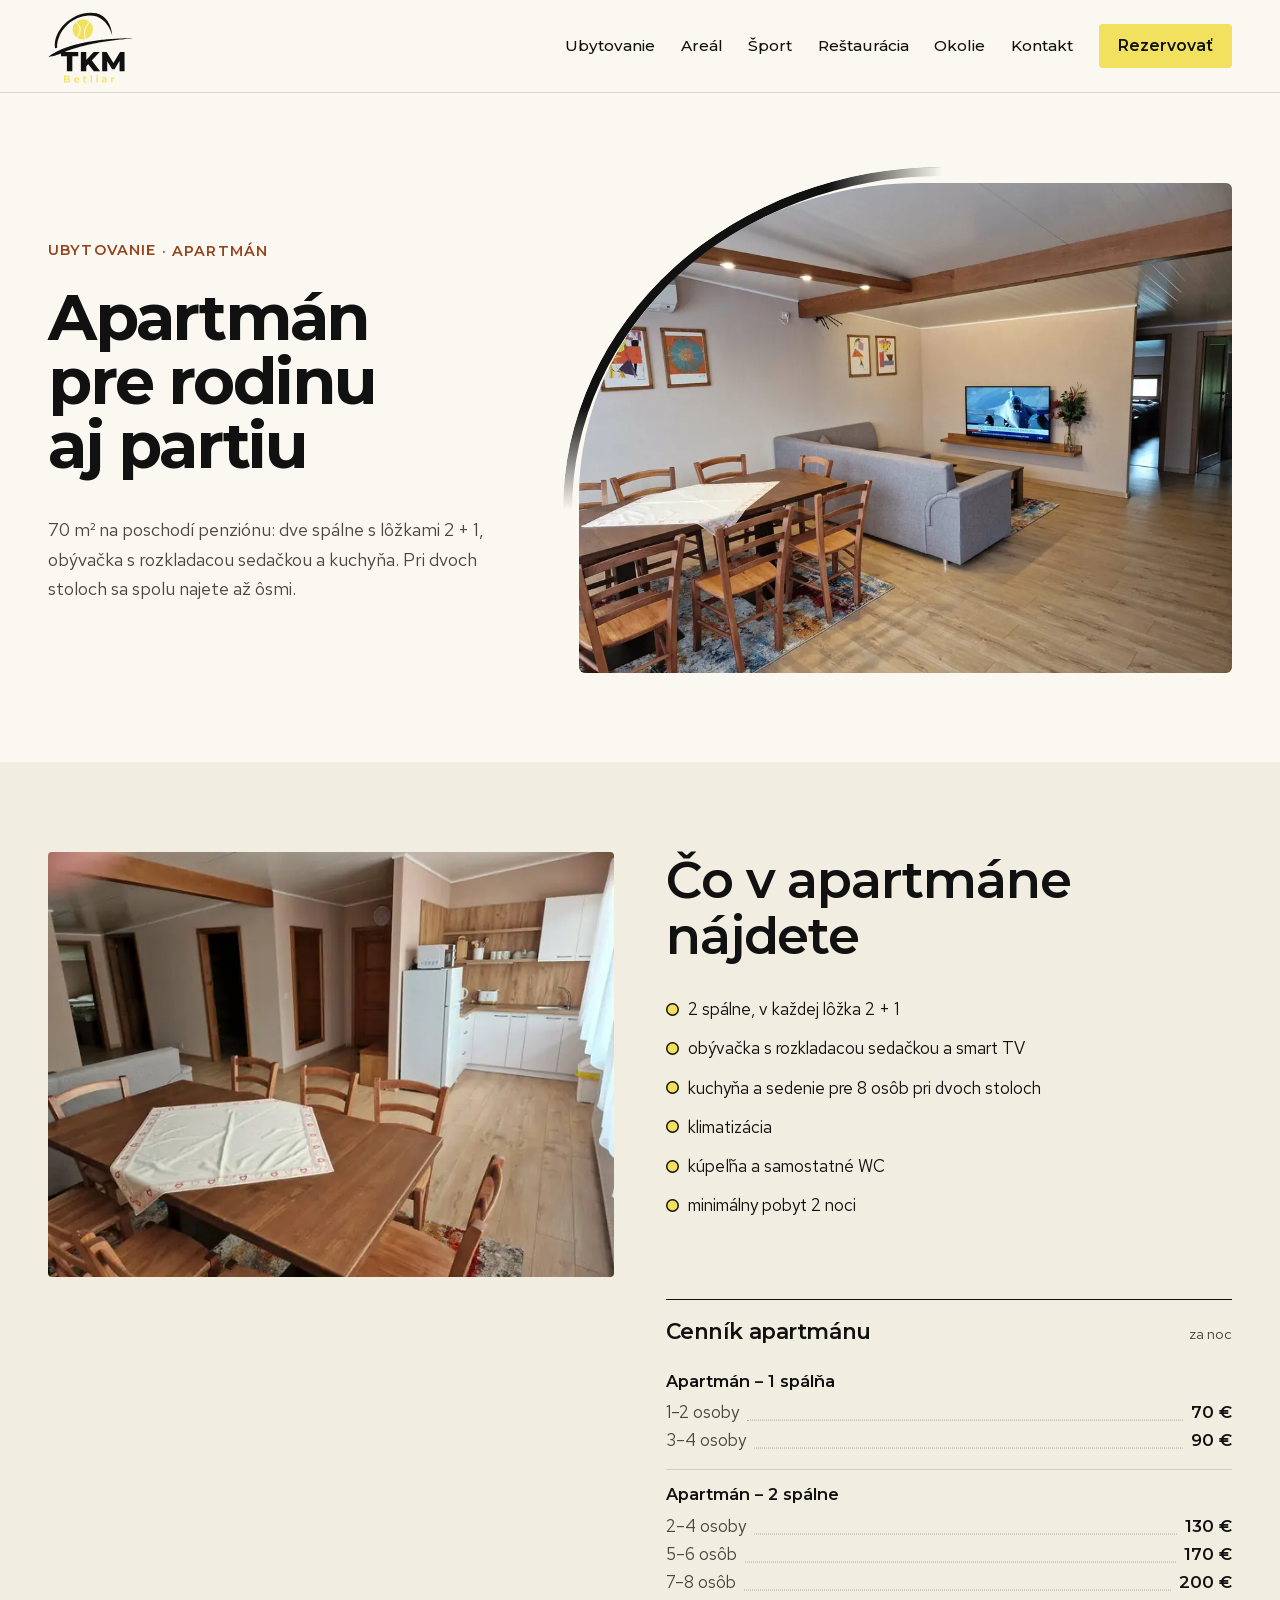
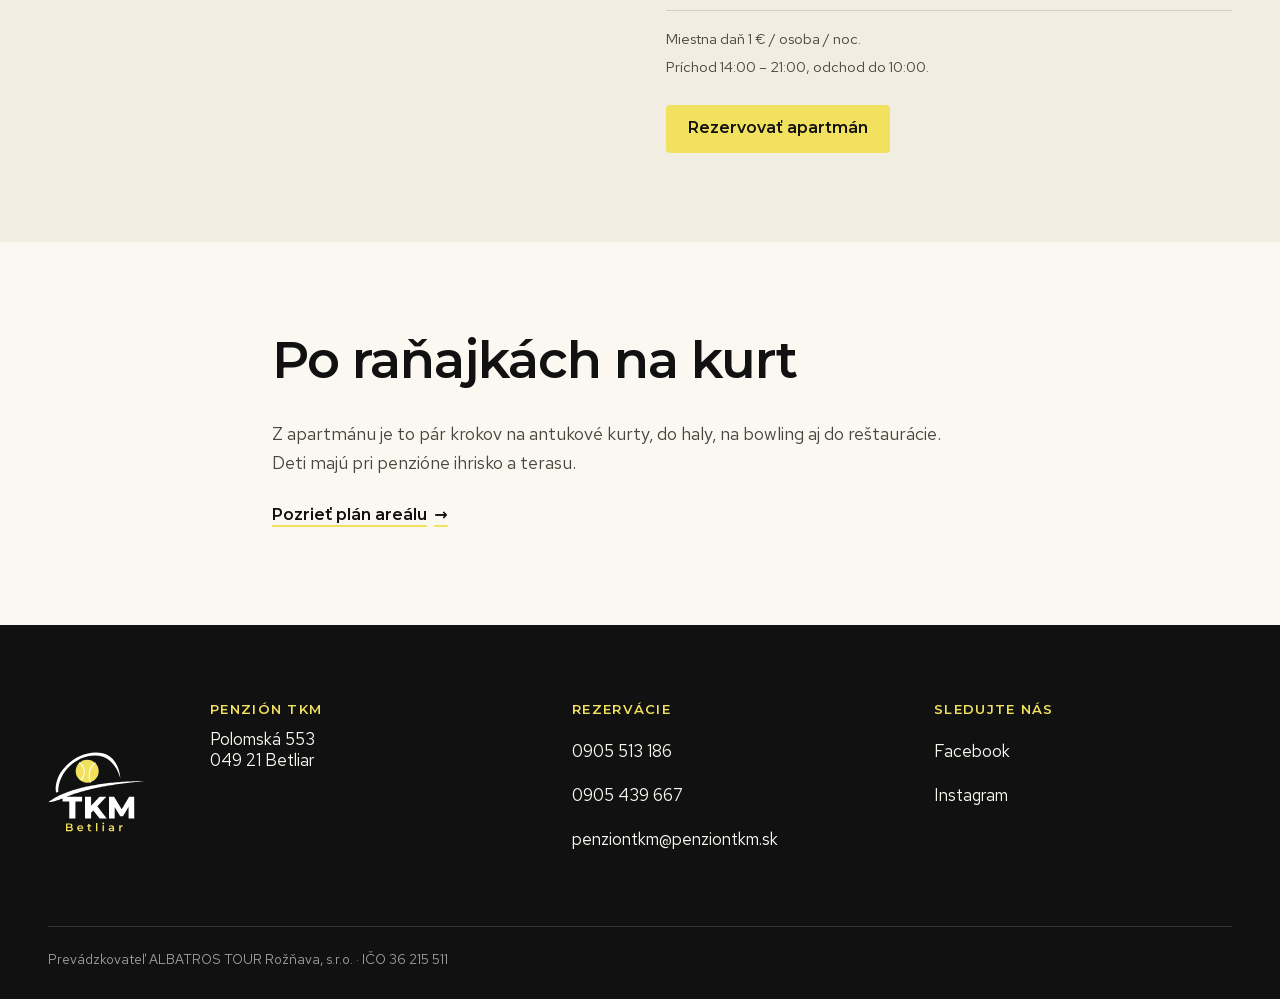
<file: apartman/index.html>
<!doctype html>
<html lang="sk">
<head>
<meta charset="utf-8">
<meta name="viewport" content="width=device-width, initial-scale=1">
<title>Apartmán pre 8 osôb – Penzión TKM Betliar</title>
<meta name="description" content="Apartmán 70 m² v Penzióne TKM Betliar: dve spálne, obývačka s kuchyňou, klimatizácia, sedenie pre 8 osôb. Od 70 € za noc.">

<meta name="theme-color" content="#FAF8F1">
<link rel="canonical" href="https://penziontkm.sk/apartman/">
<meta property="og:type" content="website">
<meta property="og:locale" content="sk_SK">
<meta property="og:title" content="Apartmán pre 8 osôb – Penzión TKM Betliar">
<meta property="og:description" content="Apartmán 70 m² v Penzióne TKM Betliar: dve spálne, obývačka s kuchyňou, klimatizácia, sedenie pre 8 osôb. Od 70 € za noc.">
<meta property="og:url" content="https://penziontkm.sk/apartman/">
<meta property="og:image" content="https://penziontkm.sk/og.jpg">
<meta property="og:image:width" content="1200"><meta property="og:image:height" content="630">
<meta name="twitter:card" content="summary_large_image">
<link rel="icon" href="/img/logo.svg" type="image/svg+xml">
<link rel="preload" href="/fonts/montserrat-normal-latin.woff2" as="font" type="font/woff2" crossorigin>
<link rel="stylesheet" href="/css/style.css?v=5e0f35a427">

<script type="application/ld+json">{"@context": "https://schema.org", "@type": "LodgingBusiness", "name": "Penzión TKM Betliar", "url": "https://penziontkm.sk/", "description": "Penzión TKM v Betliari: 8 izieb a apartmán, 4 antukové kurty a krytá tenisová hala, bowling, fitness, wellness a reštaurácia pri ceste Rožňava – Poprad.", "telephone": "+421 905 513 186", "email": "penziontkm@penziontkm.sk", "address": {"@type": "PostalAddress", "streetAddress": "Polomská 553", "postalCode": "049 21", "addressLocality": "Betliar", "addressCountry": "SK"}, "sameAs": ["https://www.facebook.com/PenzionTKM/", "https://www.instagram.com/penzion_tkm/"], "priceRange": "36–200 € / noc", "taxID": "36215511", "logo": "https://penziontkm.sk/img/logo.svg", "image": "https://penziontkm.sk/og.jpg"}</script>
</head>
<body>
<a class="skip" href="#obsah">Preskočiť na obsah</a>
<header class="hlavicka">
  <div class="hlavicka-in">
    <a href="/" class="logo"><img src="/img/logo.svg" alt="Penzión TKM Betliar" width="62" height="56"></a>
    <button class="burger" type="button" aria-expanded="false" aria-controls="menu"><span></span><span></span><span class="sr">Menu</span></button>
    <nav id="menu" aria-label="Hlavné">
      <a href="/#ubytovanie">Ubytovanie</a><a href="/#areal">Areál</a><a href="/#sport">Šport</a><a href="/#restauracia">Reštaurácia</a><a href="/okolie/">Okolie</a><a href="/#kontakt">Kontakt</a>
      <a class="tlacidlo tlacidlo-zlte" href="/#kontakt">Rezervovať</a>
    </nav>
  </div>
</header>
<main id="obsah">

<section class="sekcia podstranka-hlava">
  <div class="obal apt-hlava">
    <div>
      <p class="hero-miesto"><a href="/#ubytovanie">Ubytovanie</a> · Apartmán</p>
      <h1>Apartmán pre rodinu aj partiu</h1>
      <p class="uvod">70&nbsp;m² na poschodí penziónu: dve spálne s&nbsp;lôžkami 2&nbsp;+&nbsp;1, obývačka s&nbsp;rozkladacou sedačkou a&nbsp;kuchyňa. Pri dvoch stoloch sa spolu najete až ôsmi.</p>
    </div>
    <figure class="apt-hero oblukovy-ram"><img src="/img/apartman-obyvacka-1920.webp" srcset="/img/apartman-obyvacka-640.webp 640w, /img/apartman-obyvacka-960.webp 960w, /img/apartman-obyvacka-1280.webp 1280w, /img/apartman-obyvacka-1920.webp 1920w" sizes="(min-width: 64rem) 52vw, 100vw" width="1920" height="1440" alt="Obývačka apartmánu so sedačkou, smart TV a jedálenským stolom" loading="eager" fetchpriority="high" decoding="async"></figure>
  </div>
</section>
<section class="sekcia apt-detail">
  <div class="obal apt-mriezka">
    <figure class="apt-foto"><img src="/img/apartman-kuchyna-1920.webp" srcset="/img/apartman-kuchyna-640.webp 640w, /img/apartman-kuchyna-960.webp 960w, /img/apartman-kuchyna-1280.webp 1280w, /img/apartman-kuchyna-1920.webp 1920w" sizes="(min-width: 64rem) 40rem, 92vw" width="1920" height="1440" alt="Kuchyňa apartmánu s chladničkou, linkou a jedálenským stolom" loading="lazy" decoding="async"></figure>
    <div>
      <h2>Čo v&nbsp;apartmáne nájdete</h2>
      <ul class="vybava vybava-stlpec" role="list">
        <li>2 spálne, v&nbsp;každej lôžka 2&nbsp;+&nbsp;1</li>
        <li>obývačka s&nbsp;rozkladacou sedačkou a&nbsp;smart TV</li>
        <li>kuchyňa a&nbsp;sedenie pre 8 osôb pri dvoch stoloch</li>
        <li>klimatizácia</li>
        <li>kúpeľňa a&nbsp;samostatné WC</li>
        <li>minimálny pobyt 2 noci</li>
      </ul>
    </div>
    <div class="cennik cennik-apt">
      <h3>Cenník apartmánu <span>za noc</span></h3>
      
      <div class="cennik-polozka">
        <p class="cennik-nazov">Apartmán – 1 spálňa</p>
        <dl><div><dt>1–2 osoby</dt><dd>70 €</dd></div><div><dt>3–4 osoby</dt><dd>90 €</dd></div></dl>
      </div>
      <div class="cennik-polozka">
        <p class="cennik-nazov">Apartmán – 2 spálne</p>
        <dl><div><dt>2–4 osoby</dt><dd>130 €</dd></div><div><dt>5–6 osôb</dt><dd>170 €</dd></div><div><dt>7–8 osôb</dt><dd>200 €</dd></div></dl>
      </div>
      <ul class="cennik-pozn" role="list"><li>Miestna daň 1 € / osoba / noc.</li><li>Príchod 14:00 – 21:00, odchod do 10:00.</li></ul>
      <a class="tlacidlo tlacidlo-zlte" href="/#kontakt">Rezervovať apartmán</a>
    </div>
  </div>
</section>
<section class="sekcia apt-dalej">
  <div class="obal">
    <h2>Po raňajkách na kurt</h2>
    <p class="uvod">Z&nbsp;apartmánu je to pár krokov na antukové kurty, do haly, na bowling aj do reštaurácie. Deti majú pri penzióne ihrisko a terasu.</p>
    <a class="odkaz" href="/#areal">Pozrieť plán areálu</a>
  </div>
</section>

</main>
<footer class="paticka">
  <div class="paticka-in">
    <a href="/" class="paticka-logo"><img src="/img/logo-svetle.svg" alt="Penzión TKM Betliar" width="98" height="88" loading="lazy"></a>
    <div>
      <p class="paticka-nadpis">Penzión TKM</p>
      <p>Polomská 553<br>049 21 Betliar</p>
    </div>
    <div>
      <p class="paticka-nadpis">Rezervácie</p>
      <p><a href="tel:+421905513186">0905 513 186</a><br><a href="tel:+421905439667">0905 439 667</a><br><a href="mailto:penziontkm@penziontkm.sk">penziontkm@penziontkm.sk</a></p>
    </div>
    <div>
      <p class="paticka-nadpis">Sledujte nás</p>
      <p><a href="https://www.facebook.com/PenzionTKM/" rel="noopener">Facebook</a><br><a href="https://www.instagram.com/penzion_tkm/" rel="noopener">Instagram</a></p>
    </div>
    <p class="paticka-firma">Prevádzkovateľ ALBATROS TOUR Rožňava, s.r.o. · <span class="nowrap">IČO 36 215 511</span></p>
  </div>
</footer>
<script src="/js/main.js?v=c382ecd3a5" defer></script>
</body>
</html>
</file>
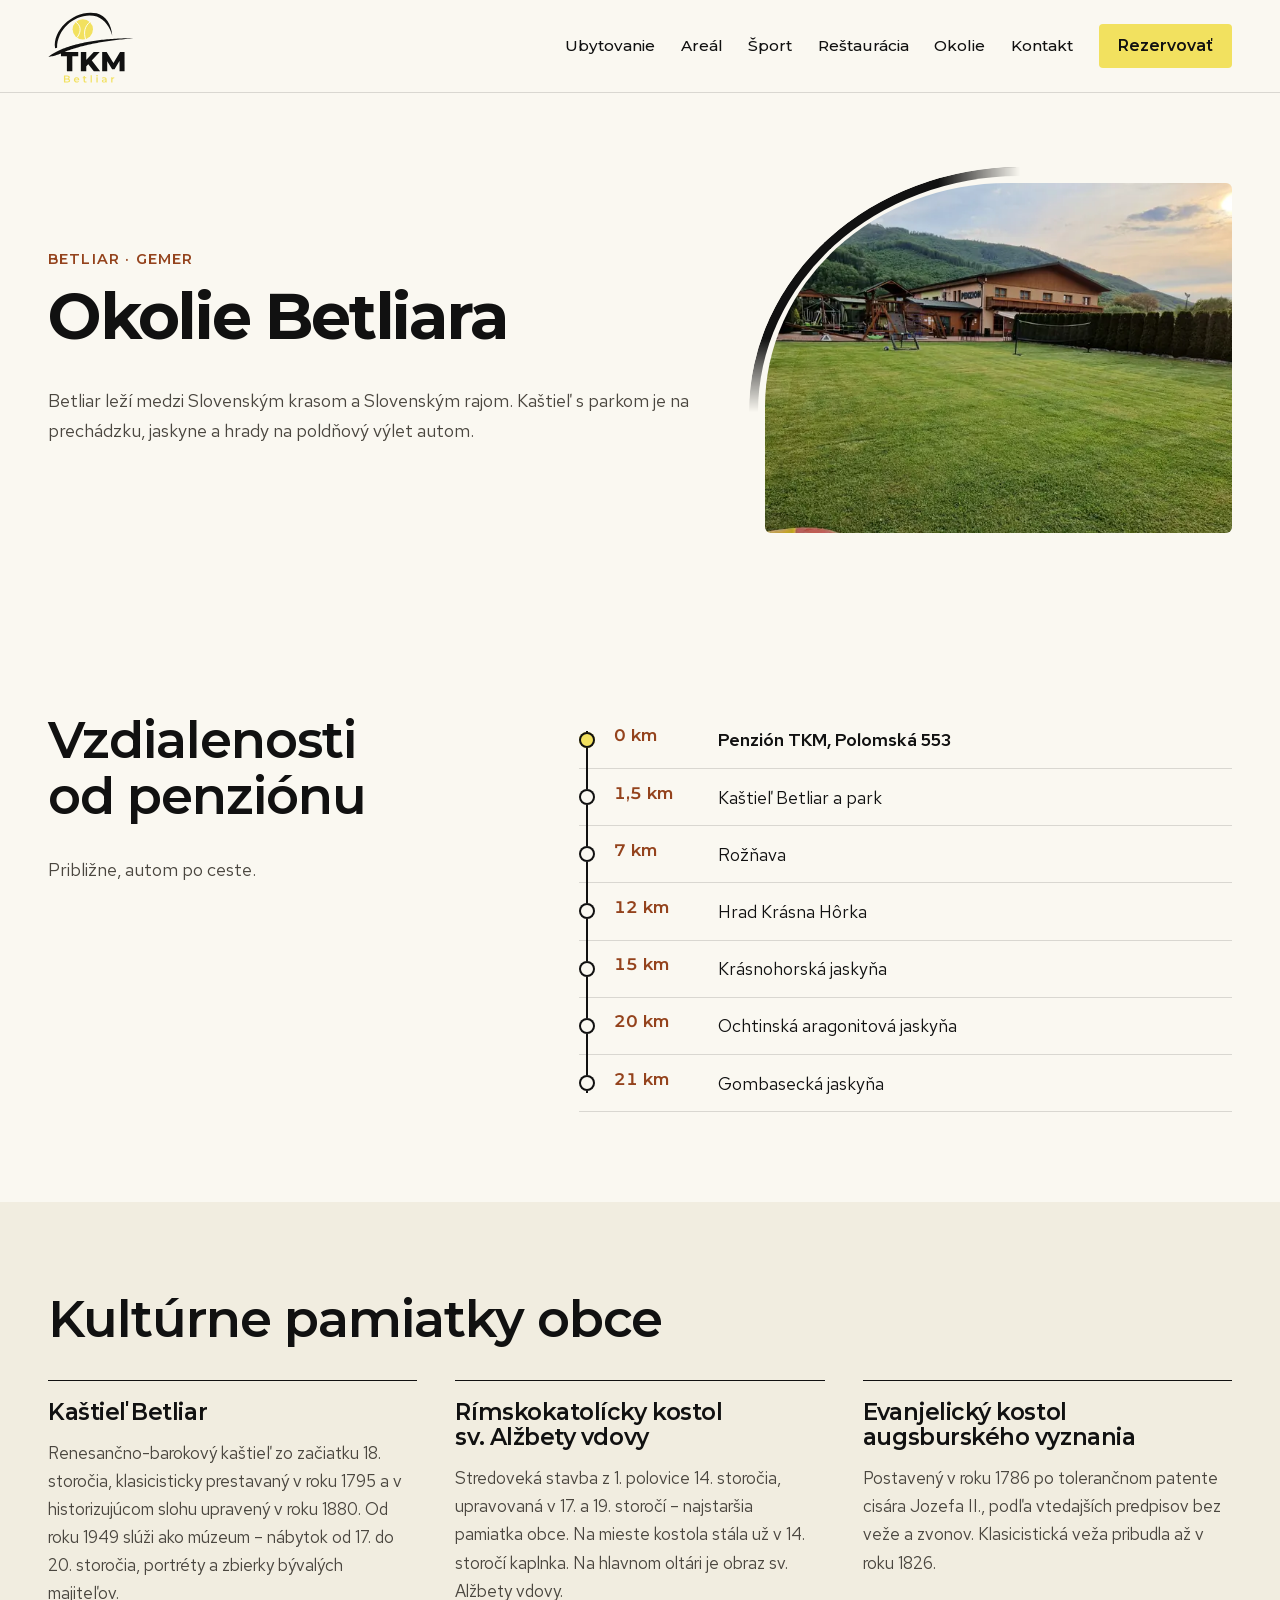
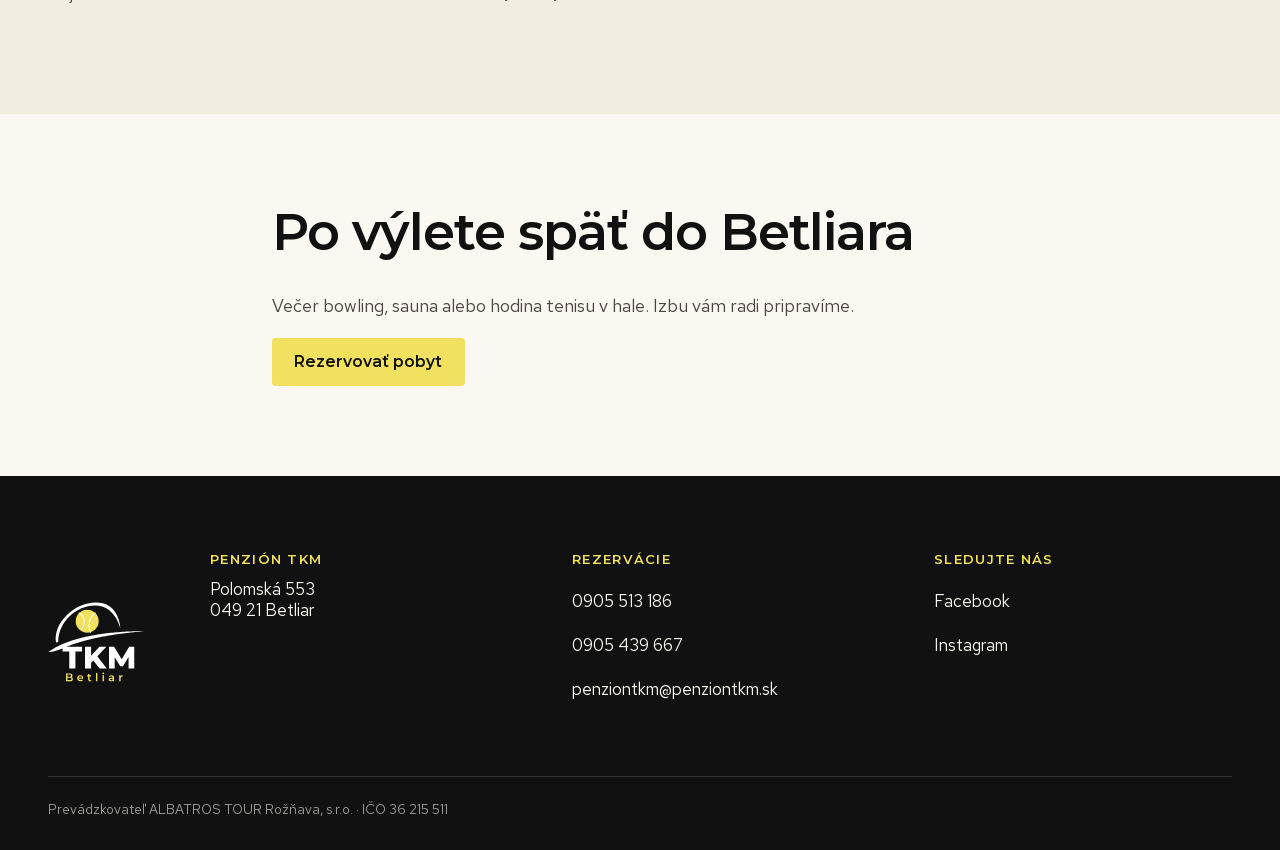
<file: okolie/index.html>
<!doctype html>
<html lang="sk">
<head>
<meta charset="utf-8">
<meta name="viewport" content="width=device-width, initial-scale=1">
<title>Okolie a pamiatky Betliara – Penzión TKM</title>
<meta name="description" content="Výlety z Penziónu TKM Betliar: kaštieľ Betliar 1,5 km, Krásna Hôrka, Krásnohorská, Ochtinská a Gombasecká jaskyňa, Slovenský kras a raj.">

<meta name="theme-color" content="#FAF8F1">
<link rel="canonical" href="https://penziontkm.sk/okolie/">
<meta property="og:type" content="website">
<meta property="og:locale" content="sk_SK">
<meta property="og:title" content="Okolie a pamiatky Betliara – Penzión TKM">
<meta property="og:description" content="Výlety z Penziónu TKM Betliar: kaštieľ Betliar 1,5 km, Krásna Hôrka, Krásnohorská, Ochtinská a Gombasecká jaskyňa, Slovenský kras a raj.">
<meta property="og:url" content="https://penziontkm.sk/okolie/">
<meta property="og:image" content="https://penziontkm.sk/og.jpg">
<meta property="og:image:width" content="1200"><meta property="og:image:height" content="630">
<meta name="twitter:card" content="summary_large_image">
<link rel="icon" href="/img/logo.svg" type="image/svg+xml">
<link rel="preload" href="/fonts/montserrat-normal-latin.woff2" as="font" type="font/woff2" crossorigin>
<link rel="stylesheet" href="/css/style.css?v=5e0f35a427">

<script type="application/ld+json">{"@context": "https://schema.org", "@type": "LodgingBusiness", "name": "Penzión TKM Betliar", "url": "https://penziontkm.sk/", "description": "Penzión TKM v Betliari: 8 izieb a apartmán, 4 antukové kurty a krytá tenisová hala, bowling, fitness, wellness a reštaurácia pri ceste Rožňava – Poprad.", "telephone": "+421 905 513 186", "email": "penziontkm@penziontkm.sk", "address": {"@type": "PostalAddress", "streetAddress": "Polomská 553", "postalCode": "049 21", "addressLocality": "Betliar", "addressCountry": "SK"}, "sameAs": ["https://www.facebook.com/PenzionTKM/", "https://www.instagram.com/penzion_tkm/"], "priceRange": "36–200 € / noc", "taxID": "36215511", "logo": "https://penziontkm.sk/img/logo.svg", "image": "https://penziontkm.sk/og.jpg"}</script>
</head>
<body>
<a class="skip" href="#obsah">Preskočiť na obsah</a>
<header class="hlavicka">
  <div class="hlavicka-in">
    <a href="/" class="logo"><img src="/img/logo.svg" alt="Penzión TKM Betliar" width="62" height="56"></a>
    <button class="burger" type="button" aria-expanded="false" aria-controls="menu"><span></span><span></span><span class="sr">Menu</span></button>
    <nav id="menu" aria-label="Hlavné">
      <a href="/#ubytovanie">Ubytovanie</a><a href="/#areal">Areál</a><a href="/#sport">Šport</a><a href="/#restauracia">Reštaurácia</a><a href="/okolie/">Okolie</a><a href="/#kontakt">Kontakt</a>
      <a class="tlacidlo tlacidlo-zlte" href="/#kontakt">Rezervovať</a>
    </nav>
  </div>
</header>
<main id="obsah">

<section class="sekcia podstranka-hlava">
  <div class="obal okolie-hlava">
    <div>
      <p class="hero-miesto">Betliar · Gemer</p>
      <h1>Okolie Betliara</h1>
      <p class="uvod">Betliar leží medzi Slovenským krasom a&nbsp;Slovenským rajom. Kaštieľ s&nbsp;parkom je na prechádzku, jaskyne a&nbsp;hrady na poldňový výlet autom.</p>
    </div>
    <figure class="okolie-foto oblukovy-ram"><img src="/img/2026-penzion-vecer-1600.webp" srcset="/img/2026-penzion-vecer-640.webp 640w, /img/2026-penzion-vecer-960.webp 960w, /img/2026-penzion-vecer-1280.webp 1280w, /img/2026-penzion-vecer-1600.webp 1600w" sizes="(min-width: 64rem) 34rem, 92vw" width="1600" height="1200" alt="Penzión TKM s ihriskom a trávnikom pod kopcami pri západe slnka" loading="eager" fetchpriority="high" decoding="async"></figure>
  </div>
</section>
<section class="sekcia">
  <div class="obal okolie-in">
    <header>
      <h2>Vzdialenosti od penziónu</h2>
      <p class="uvod">Približne, autom po ceste.</p>
    </header>
    <ol class="trasa" role="list">
      <li class="trasa-start"><span class="trasa-km">0 km</span><span>Penzión TKM, Polomská 553</span></li>
      <li><span class="trasa-km">1,5 km</span><span>Kaštieľ Betliar a park</span></li><li><span class="trasa-km">7 km</span><span>Rožňava</span></li><li><span class="trasa-km">12 km</span><span>Hrad Krásna Hôrka</span></li><li><span class="trasa-km">15 km</span><span>Krásnohorská jaskyňa</span></li><li><span class="trasa-km">20 km</span><span>Ochtinská aragonitová jaskyňa</span></li><li><span class="trasa-km">21 km</span><span>Gombasecká jaskyňa</span></li>
    </ol>
  </div>
</section>
<section class="sekcia pamiatky">
  <div class="obal">
    <h2>Kultúrne pamiatky obce</h2>
    <div class="pamiatky-zoznam">
      
      <article>
        <h3>Kaštieľ Betliar</h3>
        <p>Renesančno-barokový kaštieľ zo začiatku 18. storočia, klasicisticky prestavaný v roku 1795 a v historizujúcom slohu upravený v roku 1880. Od roku 1949 slúži ako múzeum – nábytok od 17. do 20. storočia, portréty a zbierky bývalých majiteľov.</p>
      </article>
      <article>
        <h3>Rímskokatolícky kostol sv. Alžbety vdovy</h3>
        <p>Stredoveká stavba z 1. polovice 14. storočia, upravovaná v 17. a 19. storočí – najstaršia pamiatka obce. Na mieste kostola stála už v 14. storočí kaplnka. Na hlavnom oltári je obraz sv. Alžbety vdovy.</p>
      </article>
      <article>
        <h3>Evanjelický kostol augsburského vyznania</h3>
        <p>Postavený v roku 1786 po tolerančnom patente cisára Jozefa II., podľa vtedajších predpisov bez veže a zvonov. Klasicistická veža pribudla až v roku 1826.</p>
      </article>
    </div>
  </div>
</section>
<section class="sekcia apt-dalej">
  <div class="obal">
    <h2>Po výlete späť do Betliara</h2>
    <p class="uvod">Večer bowling, sauna alebo hodina tenisu v&nbsp;hale. Izbu vám radi pripravíme.</p>
    <a class="tlacidlo tlacidlo-zlte" href="/#kontakt">Rezervovať pobyt</a>
  </div>
</section>

</main>
<footer class="paticka">
  <div class="paticka-in">
    <a href="/" class="paticka-logo"><img src="/img/logo-svetle.svg" alt="Penzión TKM Betliar" width="98" height="88" loading="lazy"></a>
    <div>
      <p class="paticka-nadpis">Penzión TKM</p>
      <p>Polomská 553<br>049 21 Betliar</p>
    </div>
    <div>
      <p class="paticka-nadpis">Rezervácie</p>
      <p><a href="tel:+421905513186">0905 513 186</a><br><a href="tel:+421905439667">0905 439 667</a><br><a href="mailto:penziontkm@penziontkm.sk">penziontkm@penziontkm.sk</a></p>
    </div>
    <div>
      <p class="paticka-nadpis">Sledujte nás</p>
      <p><a href="https://www.facebook.com/PenzionTKM/" rel="noopener">Facebook</a><br><a href="https://www.instagram.com/penzion_tkm/" rel="noopener">Instagram</a></p>
    </div>
    <p class="paticka-firma">Prevádzkovateľ ALBATROS TOUR Rožňava, s.r.o. · <span class="nowrap">IČO 36 215 511</span></p>
  </div>
</footer>
<script src="/js/main.js?v=c382ecd3a5" defer></script>
</body>
</html>
</file>
<file: css/style.css>
@font-face {
  font-family: 'Montserrat';
  font-style: normal;
  font-weight: 500 700;
  font-display: swap;
  src: url(../fonts/montserrat-normal-latin-ext.woff2) format('woff2');
  unicode-range: U+0100-02BA, U+02BD-02C5, U+02C7-02CC, U+02CE-02D7, U+02DD-02FF, U+0304, U+0308, U+0329, U+1D00-1DBF, U+1E00-1E9F, U+1EF2-1EFF, U+2020, U+20A0-20AB, U+20AD-20C4, U+2113, U+2C60-2C7F, U+A720-A7FF;
}
@font-face {
  font-family: 'Montserrat';
  font-style: normal;
  font-weight: 500 700;
  font-display: swap;
  src: url(../fonts/montserrat-normal-latin.woff2) format('woff2');
  unicode-range: U+0000-00FF, U+0131, U+0152-0153, U+02BB-02BC, U+02C6, U+02DA, U+02DC, U+0304, U+0308, U+0329, U+2000-206F, U+20AC, U+2122, U+2191, U+2193, U+2212, U+2215, U+FEFF, U+FFFD;
}
@font-face {
  font-family: 'Red Hat Text';
  font-style: italic;
  font-weight: 400;
  font-display: swap;
  src: url(../fonts/redhattext-italic-latin-ext.woff2) format('woff2');
  unicode-range: U+0100-02BA, U+02BD-02C5, U+02C7-02CC, U+02CE-02D7, U+02DD-02FF, U+0304, U+0308, U+0329, U+1D00-1DBF, U+1E00-1E9F, U+1EF2-1EFF, U+2020, U+20A0-20AB, U+20AD-20C4, U+2113, U+2C60-2C7F, U+A720-A7FF;
}
@font-face {
  font-family: 'Red Hat Text';
  font-style: italic;
  font-weight: 400;
  font-display: swap;
  src: url(../fonts/redhattext-italic-latin.woff2) format('woff2');
  unicode-range: U+0000-00FF, U+0131, U+0152-0153, U+02BB-02BC, U+02C6, U+02DA, U+02DC, U+0304, U+0308, U+0329, U+2000-206F, U+20AC, U+2122, U+2191, U+2193, U+2212, U+2215, U+FEFF, U+FFFD;
}
@font-face {
  font-family: 'Red Hat Text';
  font-style: normal;
  font-weight: 400 600;
  font-display: swap;
  src: url(../fonts/redhattext-normal-latin-ext.woff2) format('woff2');
  unicode-range: U+0100-02BA, U+02BD-02C5, U+02C7-02CC, U+02CE-02D7, U+02DD-02FF, U+0304, U+0308, U+0329, U+1D00-1DBF, U+1E00-1E9F, U+1EF2-1EFF, U+2020, U+20A0-20AB, U+20AD-20C4, U+2113, U+2C60-2C7F, U+A720-A7FF;
}
@font-face {
  font-family: 'Red Hat Text';
  font-style: normal;
  font-weight: 400 600;
  font-display: swap;
  src: url(../fonts/redhattext-normal-latin.woff2) format('woff2');
  unicode-range: U+0000-00FF, U+0131, U+0152-0153, U+02BB-02BC, U+02C6, U+02DA, U+02DC, U+0304, U+0308, U+0329, U+2000-206F, U+20AC, U+2122, U+2191, U+2193, U+2212, U+2215, U+FEFF, U+FFFD;
}
:root {
  --papier: #FAF8F1;
  --papier-2: #F1EDE0;
  --ink: #111111;
  --ink-2: #4A463F;
  --zlta: #F2E15F;
  --zlta-2: #F8EFAA;
  --antuka: #B85A2B;
  --antuka-tmava: #94431D;
  --antuka-2: #ECCAB2;
  --zelena-hala: #2F5D4A;
  --ciara: rgba(17, 17, 17, .14);
  --font-nadpis: 'Montserrat', 'Avenir Next', system-ui, sans-serif;
  --font-text: 'Red Hat Text', system-ui, -apple-system, sans-serif;
  --okraj: clamp(1rem, 4vw, 3rem);
  --obal: min(100% - 2 * var(--okraj), 84rem);
  --sekcia: clamp(3.5rem, 7vw, 6rem);
  --hlavicka: 92px;
}
*, *::before, *::after { box-sizing: border-box; }
html { -webkit-text-size-adjust: 100%; scroll-behavior: smooth; scroll-padding-top: calc(var(--hlavicka) + 1rem); }
@media (prefers-reduced-motion: reduce) { html { scroll-behavior: auto; } }
body { margin: 0; background: var(--papier); color: var(--ink); font: 400 1.0625rem/1.65 var(--font-text); text-rendering: optimizeLegibility; -webkit-font-smoothing: antialiased; }
img { display: block; max-width: 100%; height: auto; }
figure { margin: 0; }
a { color: inherit; }
h1, h2, h3 { font-family: var(--font-nadpis); font-weight: 600; line-height: 1.1; letter-spacing: -.02em; margin: 0 0 .6em; text-wrap: balance; }
h1 { font-size: clamp(2.6rem, 6.2vw, 5.4rem); font-weight: 700; letter-spacing: -.035em; line-height: 1; }
h2 { font-size: clamp(2rem, 4vw, 3.3rem); }
h3 { font-size: clamp(1.3rem, 1.8vw, 1.6rem); }
p { margin: 0 0 1em; }
.uvod { font-size: clamp(1.1rem, 1.4vw, 1.25rem); color: var(--ink-2); max-width: 38em; text-wrap: pretty; }
.skip { position: absolute; left: -999px; top: 0; background: var(--ink); color: var(--papier); padding: .7rem 1rem; z-index: 100; }
.skip:focus { left: 1rem; top: 1rem; }
.sr { position: absolute; width: 1px; height: 1px; overflow: hidden; clip-path: inset(50%); white-space: nowrap; }
:focus-visible { outline: 3px solid var(--antuka); outline-offset: 3px; }
.obal { width: var(--obal); margin-inline: auto; }
.sekcia { padding-block: var(--sekcia); }
.sekcia-hlava { display: grid; grid-template-columns: minmax(0, 5fr) minmax(0, 7fr); gap: 2rem 4rem; align-items: end; margin-bottom: clamp(2.5rem, 5vw, 4rem); }
.sekcia-hlava h2 { margin: 0; }
.sekcia-hlava .uvod { margin: 0; }

/* tlačidlá a odkazy */
.tlacidlo { display: inline-flex; align-items: center; justify-content: center; min-height: 48px; padding: .8rem 1.4rem; border-radius: 4px; border: 0; font: 600 .98rem/1.2 var(--font-nadpis); text-decoration: none; cursor: pointer; transition: background-color .2s, transform .2s; }
.tlacidlo-zlte { background: var(--zlta); color: var(--ink); }
.tlacidlo-zlte:hover { background: #E8D23F; }
.tlacidlo-cierne { background: var(--ink); color: var(--papier); }
.tlacidlo-cierne:hover { background: #2B2925; }
.tlacidlo:active { transform: translateY(1px); }
.odkaz { display: inline-flex; gap: .45em; align-items: center; font: 600 1rem/1.3 var(--font-nadpis); text-decoration: underline; text-decoration-thickness: 2px; text-underline-offset: .3em; text-decoration-color: var(--zlta); min-height: 40px; }
.odkaz::after { content: "→"; transition: transform .2s; }
.odkaz:hover::after { transform: translateX(4px); }
.odkaz-svetly { color: var(--zlta); text-decoration-color: currentColor; }

/* hlavička */
.hlavicka { position: sticky; top: 0; z-index: 50; background: rgba(250, 248, 241, .94); backdrop-filter: blur(10px); -webkit-backdrop-filter: blur(10px); border-bottom: 1px solid var(--ciara); }
.hlavicka-in { width: min(100% - 2 * var(--okraj), 84rem); margin-inline: auto; height: var(--hlavicka); display: flex; align-items: center; justify-content: space-between; gap: 2rem; }
.logo { display: block; flex: none; }
.logo img { height: 78px; width: auto; }
#menu { display: flex; align-items: center; gap: clamp(1rem, 2vw, 2rem); }
#menu a:not(.tlacidlo) { font: 500 .96rem/1 var(--font-nadpis); text-decoration: none; padding-block: .6rem; background: linear-gradient(var(--zlta), var(--zlta)) 0 88% / 0 3px no-repeat; transition: background-size .25s; }
#menu a:not(.tlacidlo):hover { background-size: 100% 3px; }
#menu .tlacidlo { min-height: 44px; padding-inline: 1.2rem; }
.burger { display: none; }

/* hero */
.hero { width: min(100% - 2 * var(--okraj), 96rem); margin-inline: auto; padding-top: clamp(.75rem, 1.5vw, 1.25rem); }
.hero-foto { position: relative; }
.hero-foto img { width: 100%; height: clamp(22rem, 54vh, 38rem); object-fit: cover; object-position: center 55%; border-radius: 6px; }
.hero-text { position: relative; width: min(46rem, 100% - 2rem); margin: calc(-1 * clamp(7rem, 16vh, 11rem)) 0 0 clamp(1rem, 5vw, 5rem); background: var(--papier); padding: clamp(2.2rem, 4vw, 3.6rem) clamp(1.4rem, 3.5vw, 3.4rem) clamp(1.5rem, 3vw, 2.5rem); border-top-left-radius: clamp(5rem, 11vw, 10rem) clamp(4rem, 8vw, 7.5rem); border-top-right-radius: 6px; }
.hero-text::before { content: ""; position: absolute; inset: -14px auto auto -14px; width: 62%; height: clamp(7rem, 14vw, 12rem); border-top: 9px solid var(--ink); border-left: 9px solid var(--ink); border-top-left-radius: calc(clamp(5rem, 11vw, 10rem) + 14px) calc(clamp(4rem, 8vw, 7.5rem) + 14px); -webkit-mask-image: linear-gradient(to right, #000 60%, transparent), linear-gradient(to bottom, #000 55%, transparent); -webkit-mask-composite: source-in; mask-image: linear-gradient(to right, #000 60%, transparent), linear-gradient(to bottom, #000 55%, transparent); mask-composite: intersect; pointer-events: none; }
.hero-text .lopticka { position: absolute; width: clamp(40px, 4vw, 56px); height: auto; top: clamp(-1.6rem, -2vw, -1.2rem); left: clamp(5rem, 12vw, 11rem); filter: drop-shadow(0 5px 8px rgba(0,0,0,.2)); }
.hero-miesto { font: 600 .9rem/1 var(--font-nadpis); letter-spacing: .08em; text-transform: uppercase; color: var(--antuka-tmava); margin-bottom: 1.1rem; }
.hero-miesto a { text-decoration: none; }
.hero h1 { font-size: clamp(2.5rem, 5.4vw, 4.7rem); margin-bottom: .4em; }
.hero-veta { font-size: clamp(1.1rem, 1.5vw, 1.3rem); line-height: 1.5; color: var(--ink-2); max-width: 30em; margin-bottom: 1.6rem; }
.hero-akcie { display: flex; flex-wrap: wrap; align-items: center; gap: 1rem 1.6rem; }
.tlacidlo-text { font: 500 1rem/1.3 var(--font-nadpis); text-decoration: none; border-bottom: 1.5px solid var(--ciara); padding-block: .5rem; }
.tlacidlo-text:hover { border-color: var(--ink); }

.hero-odznak { position: absolute; right: clamp(1.2rem, 4vw, 3.5rem); bottom: clamp(-3.2rem, -4vw, -2rem); width: clamp(8rem, 11vw, 9.5rem); aspect-ratio: 1; border-radius: 50%; background: var(--zlta); color: var(--ink); text-decoration: none; display: flex; flex-direction: column; align-items: center; justify-content: center; text-align: center; padding: 1rem; box-shadow: 0 14px 30px -14px rgba(0,0,0,.45); transition: transform .25s; }
.hero-odznak::before, .hero-odznak::after { content: ""; position: absolute; top: 14%; bottom: 14%; width: 22%; border: 2.5px solid #fff; border-block: 0; pointer-events: none; }
.hero-odznak::before { left: -6%; border-left: 0; border-radius: 0 50% 50% 0 / 0 50% 50% 0; }
.hero-odznak::after { right: -6%; border-right: 0; border-radius: 50% 0 0 50% / 50% 0 0 50%; }
.hero-odznak strong { font: 700 clamp(1.6rem, 2.3vw, 2rem)/1 var(--font-nadpis); letter-spacing: -.03em; }
.hero-odznak span { font: 600 .74rem/1.2 var(--font-nadpis); margin-top: .3rem; max-width: 7em; }
.hero-odznak small { font-size: .72rem; margin-top: .2rem; color: rgba(17,17,17,.75); }
.hero-odznak:hover { transform: rotate(-6deg); }

/* rám s oblúkom z loga */
.oblukovy-ram { position: relative; isolation: isolate; }
.oblukovy-ram img { width: 100%; aspect-ratio: 4 / 3; object-fit: cover; border-radius: 52% 6px 6px 6px / 64% 6px 6px 6px; }
.oblukovy-ram::before { content: ""; position: absolute; z-index: -1; inset: -16px auto auto -16px; width: 58%; height: 70%; border-top: 9px solid var(--ink); border-left: 9px solid var(--ink); border-radius: 100% 0 0 0 / 100% 0 0 0; -webkit-mask-image: linear-gradient(to right, #000 70%, transparent), linear-gradient(to bottom, #000 70%, transparent); -webkit-mask-composite: source-in; mask-image: linear-gradient(to right, #000 70%, transparent), linear-gradient(to bottom, #000 70%, transparent); mask-composite: intersect; }

/* pás faktov */
.fakty { width: min(100% - 2 * var(--okraj), 84rem); margin: 0 auto; padding: 0; list-style: none; display: grid; grid-template-columns: repeat(4, 1fr); border-top: 1.5px solid var(--ink); }
.fakty li { padding: 1.1rem 1.2rem 1.2rem 0; color: var(--ink-2); font-size: .98rem; line-height: 1.35; }
.fakty li + li { padding-left: 1.2rem; border-left: 1px solid var(--ciara); }
.fakty strong { display: block; font: 600 1.3rem/1.2 var(--font-nadpis); color: var(--ink); letter-spacing: -.01em; }

/* plán areálu */
.areal { background: var(--antuka); color: #fff; margin-top: clamp(2rem, 4vw, 3.5rem); overflow-x: clip; }
.areal-in { width: min(100% - 2 * var(--okraj), 84rem); margin-inline: auto; display: grid; grid-template-columns: minmax(0, 7fr) minmax(0, 5fr); grid-template-areas: "hlava hlava" "plan volby" "plan panel"; gap: 1.5rem clamp(2rem, 4vw, 4rem); align-items: start; }
.areal-hlava { grid-area: hlava; display: grid; grid-template-columns: minmax(0, 5fr) minmax(0, 7fr); gap: 1rem 4rem; align-items: end; margin-bottom: 1rem; }
.areal-hlava h2 { margin: 0; }
.areal-hlava p { margin: 0; font-size: 1.15rem; max-width: 34em; color: rgba(255,255,255,.92); }
.plan { grid-area: plan; position: relative; }
.plan-svg { width: 100%; height: auto; display: block; overflow: visible; }
.plan-pozn { margin: .6rem 0 0; font-size: .85rem; color: rgba(255,255,255,.8); }
.cesta { fill: rgba(17, 17, 17, .3); }
.cesta-stred { stroke: rgba(255,255,255,.7); stroke-width: 2.5; stroke-dasharray: 22 16; }
.plan-mala { fill: rgba(255,255,255,.88); font: 500 15px var(--font-text); }
.plan-cesta { fill: #fff; font: 600 13px var(--font-nadpis); letter-spacing: .22em; }
.plocha rect { fill: rgba(255,255,255,.1); stroke: #fff; stroke-width: 2.5; }
.stojisko { stroke: rgba(255,255,255,.75); stroke-width: 2; }
.stol { fill: none; stroke: #fff; stroke-width: 2; }
.ihrisko { fill: none; stroke: #fff; stroke-width: 2; stroke-dasharray: 6 5; }
.budova rect { fill: var(--papier); stroke: var(--ink); stroke-width: 3; }
.budova line { stroke: rgba(17,17,17,.22); stroke-width: 2; }
.plan-budova { fill: var(--ink); font: 600 13px var(--font-nadpis); letter-spacing: .14em; }
.hala-plan > rect { fill: var(--zelena-hala); stroke: #fff; stroke-width: 3; }
.kurty-plocha { fill: #C46A3A; stroke: #fff; stroke-width: 3; }
.kurt-ciary { stroke: #fff; stroke-width: 2.5; fill: none; }
.hala-plan .kurt-ciary { stroke: rgba(255,255,255,.55); }
.kurt-ciary .siet { stroke-width: 4; }
.stromy circle { fill: #4F6B33; stroke: #3A5225; stroke-width: 2; }
.stromy .svetlo { fill: #6E8C47; stroke: none; }
.bod { cursor: pointer; }
.bod-zona { fill: transparent; stroke: transparent; stroke-width: 3; transition: fill .2s, stroke .2s; }
.bod-lopta { fill: var(--zlta); stroke: var(--ink); stroke-width: 2.5; transition: transform .2s; transform-box: fill-box; transform-origin: center; }
.bod-sev { fill: none; stroke: #fff; stroke-width: 2; pointer-events: none; }
.bod-text { fill: #fff; font: 600 17px var(--font-nadpis); paint-order: stroke; stroke: #8E401B; stroke-width: 5px; stroke-linejoin: round; pointer-events: none; }
.bod[data-bod="izby"] .bod-text, .bod[data-bod="restauracia"] .bod-text, .bod[data-bod="bowling"] .bod-text, .bod[data-bod="fitness"] .bod-text { fill: var(--ink); stroke: var(--papier); }
.bod[data-bod="hala"] .bod-text { stroke: #24493A; }
.bod:hover .bod-lopta { transform: scale(1.18); }
.bod.je-aktivny .bod-zona { fill: rgba(242, 225, 95, .32); stroke: var(--zlta); }
.bod.je-aktivny .bod-lopta { transform: scale(1.25); }
.plan-volby { grid-area: volby; display: flex; flex-wrap: wrap; gap: .5rem; }
.plan-volby button { font: 600 .9rem/1.2 var(--font-nadpis); color: #fff; background: transparent; border: 1.5px solid rgba(255,255,255,.7); border-radius: 4px; padding: .6rem .8rem; min-height: 42px; cursor: pointer; transition: background-color .2s, color .2s; }
.plan-volby button:hover { background: rgba(255,255,255,.14); }
.plan-volby button[aria-selected="true"] { background: var(--zlta); color: var(--ink); border-color: var(--zlta); }
.plan-panely { grid-area: panel; }
.bod-panel { background: var(--papier); color: var(--ink); border-radius: 6px; overflow: hidden; box-shadow: 0 18px 40px -20px rgba(60, 20, 0, .55); }
.bod-panel[hidden] { display: none; }
.bod-foto img { width: 100%; aspect-ratio: 16 / 10; object-fit: cover; }
.bod-telo { padding: 1.4rem 1.6rem 1.5rem; }
.bod-telo h3 { margin-bottom: .4em; }
.bod-telo p { color: var(--ink-2); }
.bod-cena { font: 600 1.15rem/1.2 var(--font-nadpis); color: var(--antuka-tmava) !important; }

/* ubytovanie */
.ubyt-mriezka { display: grid; grid-template-columns: repeat(12, minmax(0, 1fr)); gap: 1rem; align-items: start; }
.ubyt-mriezka figure img { width: 100%; aspect-ratio: 4 / 3; object-fit: cover; border-radius: 4px; }
.ubyt-velka { grid-column: 1 / 8; grid-row: 1; }
.ubyt-mala:nth-of-type(2) { grid-column: 1 / 4; grid-row: 2; }
.ubyt-mala:nth-of-type(3) { grid-column: 4 / 8; grid-row: 2; }
.ubyt-mala:nth-of-type(3) img { aspect-ratio: auto; height: 100%; }
.cennik { grid-column: 9 / 13; grid-row: 1 / 3; border-top: 1.5px solid var(--ink); padding-top: 1.2rem; }
.cennik h3 { font-size: 1.35rem; display: flex; justify-content: space-between; align-items: baseline; gap: 1rem; flex-wrap: wrap; }
.cennik h3 span { font: 400 .92rem var(--font-text); color: var(--ink-2); letter-spacing: 0; }
.cennik-polozka { padding: .9rem 0; border-bottom: 1px solid var(--ciara); }
.cennik-nazov { font: 600 1.02rem/1.3 var(--font-nadpis); margin-bottom: .4rem; }
.cennik-nazov a { text-decoration-color: var(--zlta); text-decoration-thickness: 2px; text-underline-offset: .25em; }
.pocet { font-weight: 500; color: var(--antuka-tmava); font-size: .88rem; margin-left: .3rem; }
.cennik dl { margin: 0; }
.cennik dl div { display: flex; align-items: baseline; gap: .5rem; }
.cennik dt { flex: 1; display: flex; gap: .5rem; color: var(--ink-2); }
.cennik dt::after { content: ""; flex: 1; border-bottom: 1.5px dotted rgba(17,17,17,.3); transform: translateY(-.32em); }
.cennik dd { margin: 0; font: 600 1.05rem var(--font-nadpis); }
.cennik-pozn { list-style: none; padding: 0; margin: 1rem 0 0; font-size: .92rem; color: var(--ink-2); }
.cennik-pozn li { margin-bottom: .2rem; }
.vybava { list-style: none; padding: 0; margin: clamp(2rem, 4vw, 3rem) 0; display: flex; flex-wrap: wrap; gap: .8rem 2rem; }
.vybava li { display: flex; align-items: center; gap: .6rem; }
.vybava li::before { content: ""; flex: none; width: 13px; height: 13px; border-radius: 50%; background: var(--zlta); box-shadow: inset 0 0 0 1.5px var(--ink); }
.vybava-stlpec { flex-direction: column; gap: .7rem; margin-top: 0; }
.apartman-pas { display: grid; grid-template-columns: minmax(0, 5fr) minmax(0, 7fr); background: var(--papier-2); border-radius: 6px; overflow: hidden; text-decoration: none; transition: background-color .2s; }
.apartman-pas:hover { background: #EAE4D3; }
.apartman-foto img { width: 100%; height: 100%; aspect-ratio: 16 / 10; object-fit: cover; }
.apartman-text { display: flex; flex-direction: column; justify-content: center; gap: .6rem; padding: clamp(1.5rem, 4vw, 3rem); }
.apartman-text strong { font: 600 clamp(1.4rem, 2.4vw, 2rem)/1.15 var(--font-nadpis); letter-spacing: -.02em; }
.apartman-text > span:not(.odkaz) { color: var(--ink-2); max-width: 30em; }

/* šport */
.sport { background: var(--papier-2); }
.tenis { display: grid; grid-template-columns: minmax(0, 7fr) minmax(0, 5fr); gap: clamp(2rem, 5vw, 5rem); align-items: center; }
.tenis-foto img { width: 100%; aspect-ratio: 4 / 3; object-fit: cover; border-radius: 4px; }
.ceny { margin: 1.4rem 0 0; border-top: 1.5px solid var(--ink); }
.ceny div { display: flex; justify-content: space-between; gap: 1rem; padding: .75rem 0; border-bottom: 1px solid var(--ciara); }
.ceny dt { color: var(--ink-2); }
.ceny dd { margin: 0; font: 600 1.05rem var(--font-nadpis); }
.hala { display: grid; grid-template-columns: minmax(0, 4fr) minmax(0, 5fr) minmax(0, 3fr); gap: clamp(1.5rem, 3vw, 3rem); align-items: start; margin-top: clamp(3rem, 6vw, 5rem); padding-top: clamp(2rem, 4vw, 3rem); border-top: 1.5px solid var(--ink); }
.hala-legenda { list-style: none; padding: 0; margin: 1.2rem 0; }
.hala-legenda li { display: flex; align-items: center; gap: .75rem; padding: .55rem 0; border-bottom: 1px solid var(--ciara); }
.hala-legenda li::before { content: ""; width: 18px; height: 18px; border-radius: 3px; flex: none; }
.hala-legenda li.cena::before { display: none; }
.hala-legenda li span { flex: 1; }
.hala-legenda strong { font: 600 1.1rem var(--font-nadpis); }
.rano::before, .rozpis-slot.rano { background: var(--zlta-2); }
.vecer::before, .rozpis-slot.vecer { background: var(--zlta); }
.vikend::before, .rozpis-slot.vikend { background: var(--antuka-2); }
.hala-doplnky { list-style: none; padding: 0; margin: 0; font-size: .95rem; color: var(--ink-2); }
.hala-doplnky li { margin-bottom: .35rem; padding-left: 1rem; position: relative; }
.hala-doplnky li::before { content: "–"; position: absolute; left: 0; }
.rozpis { display: grid; grid-template-columns: 2.8rem repeat(7, minmax(0, 1fr)); grid-auto-rows: 1.42rem; gap: 2px; font-family: var(--font-nadpis); background: var(--papier); padding: .8rem; border-radius: 6px; }
.rozpis-den { font-weight: 600; font-size: .78rem; text-align: center; align-self: center; }
.rozpis-hod { font-size: .68rem; color: var(--ink-2); align-self: center; font-variant-numeric: tabular-nums; }
.rozpis-slot { border-radius: 2px; font-size: .7rem; font-weight: 600; padding-left: .3rem; line-height: 1.42rem; white-space: nowrap; overflow: visible; }
.hala-foto img { width: 100%; aspect-ratio: 3 / 4; object-fit: cover; border-radius: 4px; }
.dvojica { display: grid; grid-template-columns: 1fr 1fr; gap: clamp(2rem, 4vw, 4rem); margin-top: clamp(3rem, 6vw, 5rem); }
.dvojica figure { margin-bottom: 1.4rem; }
.dvojica img { width: 100%; aspect-ratio: 4 / 3; object-fit: cover; border-radius: 4px; }
.dvojica p { color: var(--ink-2); max-width: 32em; }
.dvojica article:nth-child(2) { margin-top: clamp(0rem, 6vw, 5rem); }
.turnaje { margin-top: clamp(3rem, 6vw, 5rem); }
.turnaje-text { display: grid; grid-template-columns: minmax(0, 5fr) minmax(0, 7fr); gap: .5rem 4rem; align-items: end; margin-bottom: 1.8rem; }
.turnaje-text h3 { grid-row: 1 / 3; margin: 0; font-size: clamp(1.5rem, 2.4vw, 2.1rem); }
.turnaje-text p { color: var(--ink-2); margin: 0; max-width: 36em; }
.turnaje-text .odkaz { grid-column: 2; justify-self: start; }
.turnaje-pas { display: flex; gap: 1rem; overflow-x: auto; scroll-snap-type: x mandatory; scrollbar-width: none; padding-bottom: .25rem; }
.turnaje-pas::-webkit-scrollbar { display: none; }
.turnaje-pas figure { flex: none; scroll-snap-align: start; height: clamp(15rem, 25vw, 21rem); }
.turnaje-pas img { height: 100%; width: auto; object-fit: cover; border-radius: 4px; }
.turnaje-pas .na-sirku img { aspect-ratio: 4 / 3; }
.turnaje-pas .na-vysku img { aspect-ratio: 3 / 4; }

.druzstva { display: grid; grid-template-columns: minmax(0, 7fr) minmax(0, 5fr); gap: clamp(2rem, 5vw, 5rem); align-items: start; margin-top: clamp(3rem, 6vw, 5rem); padding-top: clamp(2rem, 4vw, 3rem); border-top: 1.5px solid var(--ink); }
.druzstva-foto img { width: 100%; aspect-ratio: 16 / 9; object-fit: cover; border-radius: 4px; }
.druzstva-text h3 { margin: 0 0 .8rem; font-size: clamp(1.6rem, 2.8vw, 2.4rem); line-height: 1.08; letter-spacing: -.025em; }
.druzstva-text > p { color: var(--ink-2); max-width: 32em; }
.supiska { list-style: none; margin: 1.4rem 0 0; padding: 0; border-top: 1.5px solid var(--ink); }
.supiska li { display: grid; grid-template-columns: 7.5rem minmax(0, 1fr); gap: 1rem; padding: .55rem 0; border-bottom: 1px solid var(--ciara); font-size: .98rem; }
.supiska strong { font: 600 .95rem var(--font-nadpis); }
.supiska span { color: var(--ink-2); }
.supiska li.hlavna { background: var(--zlta); padding: .8rem .8rem; margin: .5rem 0; border-radius: 3px; border-bottom: 0; }
.supiska li.hlavna strong { font-size: 1.15rem; }
.supiska li.hlavna span { color: var(--ink); align-self: center; }
.supiska-zdroj { font-size: .85rem; color: var(--ink-2); margin-top: .8rem; }
.treningy { display: grid; grid-template-columns: minmax(0, 5fr) minmax(0, 7fr); gap: clamp(1.5rem, 5vw, 5rem); margin-top: clamp(3rem, 6vw, 5rem); padding-top: clamp(2rem, 4vw, 3rem); border-top: 1.5px solid var(--ink); }
.treningy-hlava { display: flex; flex-direction: column; gap: 1.2rem; align-items: flex-start; }
.treningy-hlava h3 { margin: 0; font-size: clamp(1.8rem, 3.4vw, 2.8rem); line-height: 1.05; letter-spacing: -.03em; max-width: 9em; }
.treningy-lopta { width: clamp(3rem, 5vw, 4.2rem); aspect-ratio: 1; border-radius: 50%; background: var(--zlta); position: relative; overflow: hidden; box-shadow: inset 0 0 0 1.5px var(--ink); }
.treningy-lopta::before, .treningy-lopta::after { content: ""; position: absolute; width: 100%; height: 100%; border-radius: 50%; border: 1.5px solid var(--ink); top: 0; }
.treningy-lopta::before { left: -62%; }
.treningy-lopta::after { left: 62%; }

/* reštaurácia */
.restauracia { background: #161512; color: var(--papier); }
.rest-mriezka { display: grid; grid-template-columns: repeat(12, minmax(0, 1fr)); gap: 1rem; align-items: start; }
.rest-hlava { grid-column: 1 / 6; padding-right: 1.5rem; align-self: center; }
.rest-hlava p { color: rgba(250, 248, 241, .8); max-width: 30em; }
.rest-hlava .odkaz { margin-top: .6rem; }
.rest-mriezka img { width: 100%; object-fit: cover; border-radius: 4px; aspect-ratio: 4 / 3; }
.rest-a { grid-column: 6 / 13; }
.rest-a img { aspect-ratio: 16 / 10; }
.rest-b { grid-column: 1 / 5; }
.rest-c { grid-column: 5 / 9; }
.rest-d { grid-column: 9 / 13; }

.oslavy { margin-top: clamp(3rem, 6vw, 5rem); }
.oslavy-text { display: grid; grid-template-columns: minmax(0, 5fr) minmax(0, 7fr); gap: .5rem 4rem; align-items: end; margin-bottom: 1.8rem; }
.oslavy-text h3 { margin: 0; font-size: clamp(1.5rem, 2.4vw, 2.1rem); color: var(--papier); }
.oslavy-text p { margin: 0; color: rgba(250, 248, 241, .8); max-width: 36em; }

/* wellness */
.wellness { background: var(--zlta); }
.wellness-in { display: grid; grid-template-columns: minmax(0, 7fr) minmax(0, 5fr); gap: clamp(2rem, 5vw, 5rem); align-items: center; }
.wellness .uvod { color: var(--ink); font-size: clamp(1.2rem, 1.7vw, 1.45rem); }
.wellness p { max-width: 34em; }
.wellness .tlacidlo { margin-top: .8rem; }
.wellness-zoznam { list-style: none; margin: 0; padding: 0; border-top: 2px solid var(--ink); }
.wellness-zoznam li { display: flex; flex-wrap: wrap; align-items: baseline; justify-content: space-between; gap: .2rem 1.5rem; padding: 1.1rem 0; border-bottom: 1.5px solid rgba(17,17,17,.35); }
.wellness-zoznam strong { font: 600 clamp(1.8rem, 3.4vw, 2.8rem)/1.05 var(--font-nadpis); letter-spacing: -.03em; }
.wellness-fotky { display: grid; grid-template-columns: minmax(0, 6fr) minmax(0, 3fr) minmax(0, 4fr); gap: 1rem; margin-top: clamp(2.5rem, 5vw, 4rem); }
.wellness-fotky img { width: 100%; height: clamp(14rem, 26vw, 24rem); object-fit: cover; border-radius: 4px; }
.wellness-zoznam span { font-size: 1rem; color: rgba(17,17,17,.78); }

/* okolie */
.okolie-in { display: grid; grid-template-columns: minmax(0, 5fr) minmax(0, 7fr); gap: clamp(2rem, 5vw, 5rem); align-items: start; }
.okolie-kastiel { margin-top: 2rem; max-width: 22rem; }
.okolie-kastiel img { width: 100%; aspect-ratio: 4 / 5; object-fit: cover; border-radius: 4px; }
.okolie-kastiel figcaption { font-size: .9rem; color: var(--ink-2); margin-top: .6rem; }
.trasa { list-style: none; margin: 0; padding: 0; position: relative; }
.trasa::before { content: ""; position: absolute; left: 7px; top: 1.2rem; bottom: 1.2rem; width: 2px; background: var(--ink); }
.trasa li { display: grid; grid-template-columns: 5.5rem 1fr; gap: 1rem; padding: .85rem 0 .85rem 2.2rem; border-bottom: 1px solid var(--ciara); position: relative; font-size: 1.1rem; }
.trasa li::before { content: ""; position: absolute; left: 0; top: 50%; translate: 0 -50%; width: 16px; height: 16px; border-radius: 50%; background: var(--papier); box-shadow: inset 0 0 0 2px var(--ink); }
.trasa li.trasa-start::before { background: var(--zlta); }
.trasa-km { font: 600 1.05rem var(--font-nadpis); color: var(--antuka-tmava); font-variant-numeric: tabular-nums; }
.trasa-start { font-weight: 600; }

/* kontakt */
.kontakt { background: var(--papier-2); }
.kontakt-in { display: grid; grid-template-columns: minmax(0, 5fr) minmax(0, 7fr); gap: clamp(2rem, 5vw, 5rem); align-items: start; }
.kontakt-tel { display: flex; flex-direction: column; gap: .2rem; margin: 1.6rem 0 1rem; }
.kontakt-tel a { font: 600 clamp(1.5rem, 2.6vw, 2.1rem)/1.25 var(--font-nadpis); text-decoration: none; letter-spacing: -.01em; }
.kontakt-tel a:hover { text-decoration: underline; text-decoration-color: var(--zlta); text-decoration-thickness: 3px; }
.kontakt-info > p > a[href^="mailto"] { font-weight: 500; }
.fb-odporuca { display: inline-flex; flex-direction: column; margin-top: 1rem; padding: .9rem 1.2rem; border: 1.5px solid var(--ink); border-radius: 4px; text-decoration: none; line-height: 1.3; }
.fb-odporuca strong { font: 600 1.15rem var(--font-nadpis); }
.fb-odporuca span { font-size: .92rem; color: var(--ink-2); }
.fb-odporuca:hover { background: var(--papier); }
.formular { display: grid; gap: 1rem; background: var(--papier); padding: clamp(1.4rem, 3vw, 2.4rem); border-radius: 6px; border-top: 6px solid var(--zlta); }
.pole-riadok { display: grid; grid-template-columns: 1fr 1fr; gap: 1rem; }
.formular label { display: grid; gap: .35rem; font: 600 .9rem var(--font-nadpis); }
.formular input, .formular select, .formular textarea { font: 400 1rem var(--font-text); color: var(--ink); background: #fff; border: 1.5px solid rgba(17,17,17,.25); border-radius: 4px; padding: .75rem .85rem; min-height: 48px; width: 100%; }
.formular textarea { resize: vertical; }
.formular input:focus, .formular select:focus, .formular textarea:focus { outline: 3px solid var(--zlta); outline-offset: 0; border-color: var(--ink); }
.formular button { justify-self: start; }
.past { position: absolute; left: -9999px; }
.formular-stav { margin: 0; font-size: .95rem; color: var(--ink-2); min-height: 1.4em; }

/* podstránky */
.podstranka-hlava { padding-block: clamp(3rem, 7vw, 6rem); }
.apt-hlava, .okolie-hlava { display: grid; grid-template-columns: minmax(0, 5fr) minmax(0, 7fr); gap: clamp(2rem, 5vw, 5rem); align-items: center; }
.okolie-hlava { grid-template-columns: minmax(0, 7fr) minmax(0, 5fr); }
.podstranka-hlava h1 { font-size: clamp(2.4rem, 5vw, 4.4rem); }
.apt-detail { background: var(--papier-2); }
.apt-mriezka { display: grid; grid-template-columns: repeat(12, minmax(0, 1fr)); gap: 2rem clamp(2rem, 4vw, 4rem); align-items: start; }
.apt-foto { grid-column: 1 / 7; grid-row: 1 / 3; }
.apt-foto img { width: 100%; aspect-ratio: 4 / 3; object-fit: cover; border-radius: 4px; }
.apt-mriezka > div:nth-child(2) { grid-column: 7 / 13; }
.cennik-apt { grid-column: 7 / 13; grid-row: 2; }
.cennik-apt .tlacidlo { margin-top: 1.4rem; }
.apt-dalej .obal { max-width: 46rem; }
.pamiatky-zoznam { display: grid; grid-template-columns: repeat(3, minmax(0, 1fr)); gap: clamp(1.5rem, 3vw, 3rem); margin-top: 2rem; }
.pamiatky-zoznam article { border-top: 1.5px solid var(--ink); padding-top: 1.2rem; }
.pamiatky-zoznam p { color: var(--ink-2); }
.pamiatky { background: var(--papier-2); }

/* pätička */
.paticka { background: var(--ink); color: var(--papier); padding-block: clamp(3.5rem, 6vw, 5rem) 2rem; }
.paticka-in { width: var(--obal); margin-inline: auto; display: grid; grid-template-columns: auto repeat(3, minmax(0, 1fr)); gap: 2rem clamp(2rem, 5vw, 5rem); }
.paticka-logo img { width: 98px; height: auto; }
.paticka-nadpis { font: 600 .82rem var(--font-nadpis); letter-spacing: .1em; text-transform: uppercase; color: var(--zlta); margin-bottom: .7rem; }
.paticka a { text-decoration: none; display: inline-block; padding-block: .25rem; }
.paticka a:hover { color: var(--zlta); }
.paticka-firma { grid-column: 1 / -1; font-size: .85rem; color: rgba(250,248,241,.6); border-top: 1px solid rgba(250,248,241,.15); padding-top: 1.5rem; margin: 1rem 0 0; }

/* odhaľovanie pri scrolle */
.js .odhal { opacity: 0; translate: 0 18px; transition: opacity .7s ease, translate .7s ease; }
.js .odhal.je-videt { opacity: 1; translate: 0 0; }
@media (prefers-reduced-motion: reduce) { .js .odhal { opacity: 1; translate: none; transition: none; } }

/* tablet */
@media (max-width: 1100px) {
  .hala { grid-template-columns: minmax(0, 1fr) minmax(0, 1fr); }
  .hala-foto { display: none; }
}
@media (max-width: 960px) {
  :root { --hlavicka: 68px; }
  .logo img { height: 56px; }
  .burger { display: inline-flex; flex-direction: column; justify-content: center; gap: 7px; width: 48px; height: 48px; padding: 0 11px; background: none; border: 0; cursor: pointer; margin-right: -11px; }
  .burger span:not(.sr) { display: block; height: 2.5px; background: var(--ink); border-radius: 2px; transition: transform .25s; }
  .burger[aria-expanded="true"] span:nth-child(1) { transform: translateY(4.75px) rotate(45deg); }
  .burger[aria-expanded="true"] span:nth-child(2) { transform: translateY(-4.75px) rotate(-45deg); }
  #menu { position: absolute; top: 100%; left: 0; right: 0; flex-direction: column; align-items: stretch; gap: 0; background: var(--papier); border-bottom: 1.5px solid var(--ink); padding: .5rem var(--okraj) 1.5rem; display: none; }
  #menu.je-otvorene { display: flex; }
  #menu a:not(.tlacidlo) { padding: 1rem 0; border-bottom: 1px solid var(--ciara); font-size: 1.1rem; background: none; }
  #menu .tlacidlo { margin-top: 1rem; }
  .hero-foto img { height: 62svh; min-height: 22rem; max-height: 36rem; }
  .hero-text { width: auto; margin: -4.5rem 0 0 .75rem; padding-top: 2.4rem; }
  .fakty { grid-template-columns: 1fr 1fr; }
  .fakty li:nth-child(3) { padding-left: 0; border-left: 0; }
  .fakty li:nth-child(n+3) { border-top: 1px solid var(--ciara); }
  .sekcia-hlava, .areal-hlava { grid-template-columns: 1fr; }
  .areal-in { grid-template-columns: 1fr; grid-template-areas: "hlava" "plan" "volby" "panel"; }
  .ubyt-velka { grid-column: 1 / -1; }
  .ubyt-mala:nth-of-type(2) { grid-column: 1 / 7; }
  .ubyt-mala:nth-of-type(3) { grid-column: 7 / 13; }
  .cennik { grid-column: 1 / -1; grid-row: auto; margin-top: 1.5rem; }
  .apartman-pas { grid-template-columns: 1fr; }
  .tenis, .treningy, .druzstva, .oslavy-text, .wellness-in, .okolie-in, .kontakt-in, .apt-hlava, .okolie-hlava { grid-template-columns: 1fr; }
  .apt-hero, .okolie-foto { margin: 16px 0 0 16px; }
  .rest-hlava { grid-column: 1 / -1; padding: 0 0 1rem; }
  .rest-a { grid-column: 1 / -1; }
  .turnaje-text { grid-template-columns: 1fr; }
  .turnaje-text h3 { grid-row: auto; }
  .turnaje-text .odkaz { grid-column: 1; }
  .turnaje-pas { margin-inline: calc(-1 * var(--okraj)); padding-inline: var(--okraj); scroll-padding-inline: var(--okraj); }
  .hero-odznak { bottom: auto; top: 1rem; right: 1rem; width: 6.6rem; padding: .6rem; }
  .hero-odznak strong { font-size: 1.35rem; }
  .hero-odznak span { font-size: .62rem; }
  .hero-odznak small { display: none; }
  .apt-foto, .apt-mriezka > div:nth-child(2), .cennik-apt { grid-column: 1 / -1; grid-row: auto; }
  .pamiatky-zoznam { grid-template-columns: 1fr; }
  .paticka-in { grid-template-columns: 1fr 1fr; }
  .paticka-logo { grid-column: 1 / -1; }
}
@media (max-width: 640px) {
  body { font-size: 1rem; }
  .hala { grid-template-columns: 1fr; }
  .dvojica { grid-template-columns: 1fr; }
  .wellness-fotky { grid-template-columns: 1fr 1fr; }
  .wf-a { grid-column: 1 / -1; }
  .wellness-fotky img { height: auto; aspect-ratio: 4 / 3; }
  .wf-b img { aspect-ratio: 3 / 4; }
  .wf-c img { height: 100%; }
  .dvojica article:nth-child(2) { margin-top: 0; }
  .rest-b, .rest-c { grid-column: span 6; }
  .rest-d { grid-column: 1 / -1; }
  .okolie-kastiel { max-width: 16rem; }
  .pole-riadok { grid-template-columns: 1fr; }
  .ubyt-mala:nth-of-type(3) img { aspect-ratio: 4 / 3; height: auto; }
  .plan-volby button { font-size: .85rem; padding: .55rem .7rem; }
  .bod-text, .plan-mala, .plan-budova { display: none; }
  .plan-cesta { font-size: 22px; }
  .bod-lopta { transform: scale(1.6); }
  .bod.je-aktivny .bod-lopta { transform: scale(1.9); }
  .bod-zona { r: 34px; }
  .trasa li { grid-template-columns: 4.2rem 1fr; font-size: 1rem; }
  .fakty strong { font-size: 1.15rem; }
  .rozpis { display: none; }
  .hero-text { margin-left: 0; padding-inline: 1.2rem; }
  .hero-text::before { inset: -10px auto auto -6px; border-width: 7px; }
}
.nowrap { white-space: nowrap; }
.tlacidlo-text { display: inline-flex; align-items: center; min-height: 44px; }
.cennik-nazov a { display: inline-block; padding-block: .6rem; margin-block: -.6rem; }
.paticka a { padding-block: .55rem; }
.paticka p { line-height: 1.35; }
.kontakt-info a[href^="mailto"] { display: inline-block; padding-block: .5rem; }
.fakty li a, .hero-miesto a { display: inline-block; padding-block: .6rem; }
.kontakt-tel a { display: flex; align-items: center; min-height: 44px; }
.paticka a { display: inline-flex; align-items: center; min-height: 44px; padding-block: 0; }
.paticka p { line-height: 1.2; }


/* doladenie 10. 11.: teraz v hale, šípky galérií, zväčšenie fotiek */
.hala-legenda li.je-teraz strong { background: var(--ink); color: var(--zlta); padding: .1rem .45rem; border-radius: 3px; }
.hala-legenda li.je-teraz span::after { content: " · práve teraz"; font: 600 .78rem var(--font-nadpis); color: var(--antuka-tmava); white-space: nowrap; }
.rozpis-slot.je-teraz { box-shadow: inset 0 0 0 2px var(--ink); position: relative; z-index: 1; }
.rozpis-slot.je-teraz::after { content: ""; position: absolute; right: 4px; top: 50%; width: 6px; height: 6px; margin-top: -3px; border-radius: 50%; background: var(--antuka); animation: teraz-pulz 1.8s ease-in-out infinite; }
@keyframes teraz-pulz { 50% { opacity: .25; } }

.pas-obal { position: relative; }
.pas-sipka { position: absolute; top: 50%; translate: 0 -50%; z-index: 2; width: 48px; height: 48px; border-radius: 50%; border: 0; background: var(--zlta); color: var(--ink); display: grid; place-items: center; cursor: pointer; box-shadow: 0 10px 24px -12px rgba(0,0,0,.5); opacity: 0; transition: opacity .25s, background .2s; }
.pas-sipka[hidden] { display: none; }
.pas-spat { left: .8rem; }
.pas-spat svg { rotate: 180deg; }
.pas-dalej { right: .8rem; }
.pas-obal:hover .pas-sipka, .pas-sipka:focus-visible { opacity: 1; }
.pas-sipka:hover { background: #E8D23F; }

.da-sa-zvacsit { cursor: zoom-in; overflow: hidden; border-radius: 4px; }
.da-sa-zvacsit img { transition: scale .6s cubic-bezier(.2,.7,.2,1), filter .3s; }
@media (hover: hover) { .da-sa-zvacsit:hover img { scale: 1.03; } }
.da-sa-zvacsit:focus-visible { outline: 3px solid var(--antuka); outline-offset: 3px; }

.lupa { width: 100vw; height: 100dvh; max-width: none; max-height: none; margin: 0; padding: clamp(1rem, 4vw, 3rem); border: 0; background: #141311; color: #fff; outline: 0; }
.lupa[open] { display: grid; place-items: center; animation: lupa-in .25s ease; }
.lupa::backdrop { background: transparent; }
.lupa figure { margin: 0; display: grid; gap: .8rem; justify-items: center; max-width: 100%; }
.lupa img { max-width: min(100%, 1600px); max-height: calc(100dvh - 7rem); width: auto; height: auto; object-fit: contain; border-radius: 4px; }
.lupa figcaption { font-size: .95rem; color: rgba(255,255,255,.78); text-align: center; max-width: 40em; }
.lupa-zavri, .lupa-sipka { position: absolute; width: 48px; height: 48px; border-radius: 50%; border: 0; display: grid; place-items: center; cursor: pointer; }
.lupa-zavri { top: 1rem; right: 1rem; background: rgba(255,255,255,.12); color: #fff; }
.lupa-zavri:hover { background: rgba(255,255,255,.22); }
.lupa-sipka { top: 50%; translate: 0 -50%; background: var(--zlta); color: var(--ink); }
.lupa-sipka[hidden] { display: none; }
.lupa-spat { left: 1rem; }
.lupa-dalej { right: 1rem; }
@keyframes lupa-in { from { opacity: 0; } }
@media (max-width: 640px) {
  .lupa-sipka { top: auto; bottom: 1rem; translate: none; }
  .lupa img { max-height: calc(100dvh - 10rem); }
}
@media (prefers-reduced-motion: reduce) {
  .rozpis-slot.je-teraz::after, .lupa[open] { animation: none; }
  .da-sa-zvacsit img { transition: none; }
}

/* jedálny lístok 10. 11. – papierový lístok so záložkami */
.rest-odkazy { display: flex; flex-wrap: wrap; gap: .2rem 1.6rem; margin: 0; }
.odkaz-text { color: inherit; text-decoration: underline; text-decoration-color: var(--zlta); text-decoration-thickness: 2px; text-underline-offset: .22em; }
.lk { margin-top: clamp(3.5rem, 7vw, 6rem); scroll-margin-top: calc(var(--hlavicka) + 1rem); }
.lk-hlava { display: grid; grid-template-columns: minmax(0, 5fr) minmax(0, 7fr); gap: .5rem 4rem; align-items: end; margin-bottom: 1.8rem; }
.lk-hlava h3 { margin: 0; font-size: clamp(1.5rem, 2.4vw, 2.1rem); color: var(--papier); }
.lk-hlava p { margin: 0; color: rgba(250, 248, 241, .8); max-width: 36em; }
.lk-zalozky { display: flex; gap: .35rem; overflow-x: auto; scrollbar-width: none; padding: 0 clamp(.6rem, 2vw, 1.4rem); }
.lk-zalozky::-webkit-scrollbar { display: none; }
.lk-zalozky[hidden] { display: none; }
.lk-zalozky button { flex: none; font: 600 .95rem/1 var(--font-nadpis); color: var(--papier); background: transparent; border: 1.5px solid rgba(250, 248, 241, .3); border-bottom: 0; border-radius: 8px 8px 0 0; padding: .95rem 1.25rem .85rem; min-height: 44px; cursor: pointer; transition: background .2s, color .2s; }
.lk-zalozky button:hover { background: rgba(250, 248, 241, .1); }
.lk-zalozky button[aria-selected="true"] { background: var(--papier); color: var(--ink); border-color: var(--papier); box-shadow: inset 0 4px 0 var(--zlta); }
.lk-zalozky button:focus-visible { outline: 3px solid var(--zlta); outline-offset: -3px; }
.lk-papier { background: var(--papier); color: var(--ink); border-radius: 6px; padding: clamp(1.5rem, 4vw, 3.4rem); box-shadow: 0 30px 60px -40px rgba(0, 0, 0, .8); }
.lk-taby .lk-papier { border-top-left-radius: 0; }
.lk-panel[hidden] { display: none; }
.lk-panel + .lk-panel { margin-top: 3rem; }
.lk-taby .lk-panel + .lk-panel { margin-top: 0; }
.lk-panel-nazov { font-size: clamp(1.4rem, 2.2vw, 1.8rem); margin: 0 0 1.4rem; }
.lk-taby .lk-panel-nazov { position: absolute; width: 1px; height: 1px; overflow: hidden; clip-path: inset(50%); white-space: nowrap; }
.lk-panel-uvod { color: var(--ink-2); max-width: 40em; margin: 0 0 2rem; }
.lk-stlpce { columns: 2 20rem; column-gap: clamp(2rem, 5vw, 4.5rem); }
.lk-sekcia + .lk-sekcia { margin-top: 2.4rem; }
.lk-stlpce + * , .lk-panel .lk-stlpce { margin-bottom: 2.2rem; }
.lk-sekcia h5 { font: 700 .8rem/1.3 var(--font-nadpis); letter-spacing: .1em; text-transform: uppercase; color: var(--antuka-tmava); margin: 0 0 .7rem; padding-bottom: .55rem; border-bottom: 1.5px solid var(--ink); break-after: avoid; -webkit-column-break-after: avoid; }
.lk-sekcia h5 span { font: 400 .85rem var(--font-text); letter-spacing: 0; text-transform: none; color: var(--ink-2); margin-left: .35rem; }
.lk-polozky { list-style: none; margin: 0; padding: 0; }
.lk-polozka { padding: .55rem 0 .6rem; break-inside: avoid; -webkit-column-break-inside: avoid; }
.lk-skupina { font: 600 .74rem/1 var(--font-nadpis); letter-spacing: .08em; text-transform: uppercase; color: var(--ink-2); padding: 1rem 0 .2rem; break-after: avoid; -webkit-column-break-after: avoid; }
.lk-skupina:first-child { padding-top: .3rem; }
.lk-riadok { display: flex; align-items: baseline; gap: .5rem; }
.lk-nazov { font: 600 1rem/1.35 var(--font-nadpis); letter-spacing: -.005em; }
.lk-nazov em { font: italic 400 .92rem var(--font-text); color: var(--antuka-tmava); margin-left: .2rem; letter-spacing: 0; }
.lk-bodky { flex: 1 1 1.5rem; min-width: 1.5rem; border-bottom: 2px dotted rgba(17, 17, 17, .28); translate: 0 -.3em; }
.lk-cena { flex: none; font: 600 1rem/1.35 var(--font-nadpis); font-variant-numeric: tabular-nums; white-space: nowrap; }
.lk-popis { margin: .15rem 0 0; font-size: .9rem; line-height: 1.45; color: var(--ink-2); max-width: 34em; }
.lk-meta { display: inline-flex; gap: .55rem; margin-left: .25rem; font-size: .78rem; color: #6E685E; white-space: nowrap; }
.lk-meta span + abbr::before { content: "·"; margin-right: .55rem; }
.lk-meta abbr { text-decoration: none; cursor: help; }
.lk-stitky { list-style: none; margin: .2rem 0 0; padding: 0; display: flex; flex-wrap: wrap; gap: .45rem; }
.lk-stitky li { font-size: .88rem; padding: .3rem .75rem; border-radius: 999px; background: var(--zlta-2); }
.lk-pata { display: grid; grid-template-columns: minmax(0, 1fr) auto; gap: 1rem 3rem; align-items: start; margin-top: .6rem; padding-top: 1.4rem; border-top: 1px solid var(--ciara); font-size: .88rem; color: var(--ink-2); }
.lk-pata ul { list-style: none; margin: 0; padding: 0; }
.lk-alergeny summary { cursor: pointer; font: 600 .88rem var(--font-nadpis); color: var(--ink); min-height: 40px; display: flex; align-items: center; gap: .5rem; list-style: none; }
.lk-alergeny summary::-webkit-details-marker { display: none; }
.lk-alergeny summary::before { content: "+"; display: grid; place-items: center; width: 22px; height: 22px; border-radius: 50%; background: var(--zlta); font-size: 1rem; line-height: 1; }
.lk-alergeny[open] summary::before { content: "–"; }
.lk-alergeny ol { margin: .4rem 0 0; padding-left: 1.6rem; columns: 2 16rem; column-gap: 2rem; }
.lk-alergeny li { margin-bottom: .25rem; break-inside: avoid; }
.lk-alergeny { grid-column: 1 / -1; }
.lk-zaver { grid-row: 1; grid-column: 2; margin: 0; font: 600 1.05rem var(--font-nadpis); color: var(--ink); }
@media (max-width: 960px) { .lk-hlava { grid-template-columns: 1fr; } }
@media (max-width: 640px) {
  .lk-zalozky { padding: 0; margin-inline: calc(-1 * var(--okraj, 1rem)); padding-inline: var(--okraj, 1rem); }
  .lk-zalozky button { padding: .85rem 1rem .75rem; font-size: .9rem; }
  .lk-papier { padding: 1.4rem 1.1rem 1.6rem; }
  .lk-taby .lk-papier { border-top-right-radius: 0; }
  .lk-pata { grid-template-columns: 1fr; }
  .lk-zaver { grid-row: auto; grid-column: auto; }
}

/* tréneri a fotky družstiev 10. 11. */
.treningy-hlava p { color: var(--ink-2); max-width: 30em; margin: 0; }
.treningy-hlava .tlacidlo { margin-top: .4rem; }
.treneri { list-style: none; margin: 0; padding: 0; display: grid; gap: 1.8rem; }
.trener { display: grid; grid-template-columns: clamp(6.5rem, 14vw, 11rem) minmax(0, 1fr); gap: clamp(1rem, 2.4vw, 2rem); align-items: start; padding-bottom: 1.8rem; border-bottom: 1px solid var(--ciara); }
.trener:last-child { border-bottom: 0; padding-bottom: 0; }
.trener-foto { margin: 0; }
.trener-foto img { width: 100%; aspect-ratio: 4 / 5; object-fit: cover; border-radius: 4px; }
.trener-foto-chyba { aspect-ratio: 4 / 5; border-radius: 4px; border: 1.5px dashed rgba(17,17,17,.3); background: var(--papier-2); display: grid; place-items: center; align-content: center; gap: .7rem; padding: .5rem; text-align: center; font-size: .78rem; color: var(--ink-2); }
.trener-foto-chyba .treningy-lopta { width: clamp(2.2rem, 3.4vw, 2.8rem); }
.trener-rola { margin: 0 0 .25rem; font: 600 .78rem var(--font-nadpis); text-transform: uppercase; letter-spacing: .1em; color: var(--antuka-tmava); }
.trener h4 { margin: 0 0 .6rem; font-size: clamp(1.4rem, 2.2vw, 1.8rem); line-height: 1.1; letter-spacing: -.02em; }
.trener-text p { color: var(--ink-2); margin: 0 0 .8rem; max-width: 34em; }
.trener-text p.trener-rola { color: var(--antuka-tmava); }
.trener-doplnit { font-style: italic; }
.trener .ceny { max-width: 22rem; margin: .4rem 0 0; }
.druzstva-galeria { display: grid; grid-template-columns: repeat(auto-fill, minmax(min(100%, 17rem), 1fr)); gap: 1rem; margin-top: 1.6rem; }
.druzstva-galeria figure { margin: 0; }
.druzstva-galeria img { width: 100%; aspect-ratio: 4 / 3; object-fit: cover; border-radius: 4px; }
.druzstva-galeria figcaption { margin-top: .5rem; font-size: .92rem; color: var(--ink-2); }
.druzstva-galeria figcaption strong { font: 600 .92rem var(--font-nadpis); color: var(--ink); margin-right: .3rem; }
@media (max-width: 640px) { .druzstva-galeria { grid-template-columns: 1fr 1fr; gap: .8rem; } .druzstva-galeria figcaption { font-size: .85rem; } }
</file>
